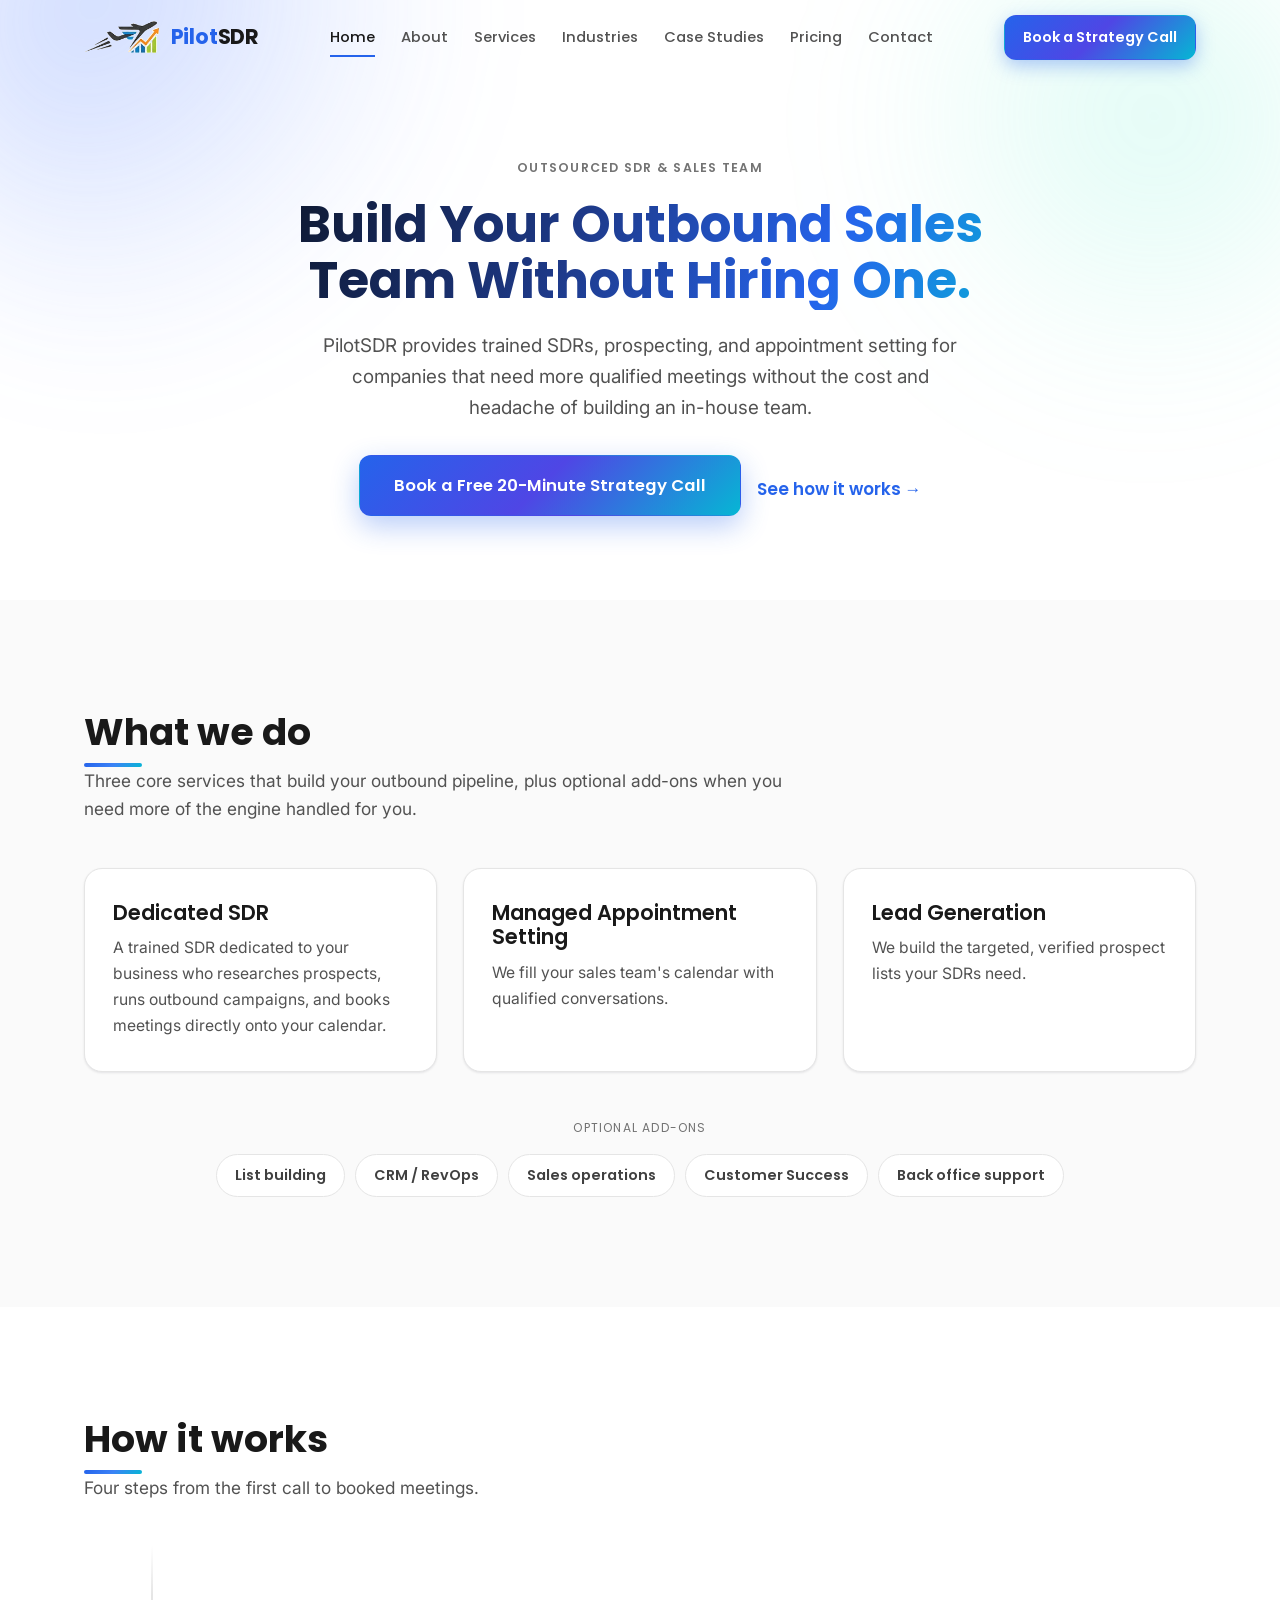
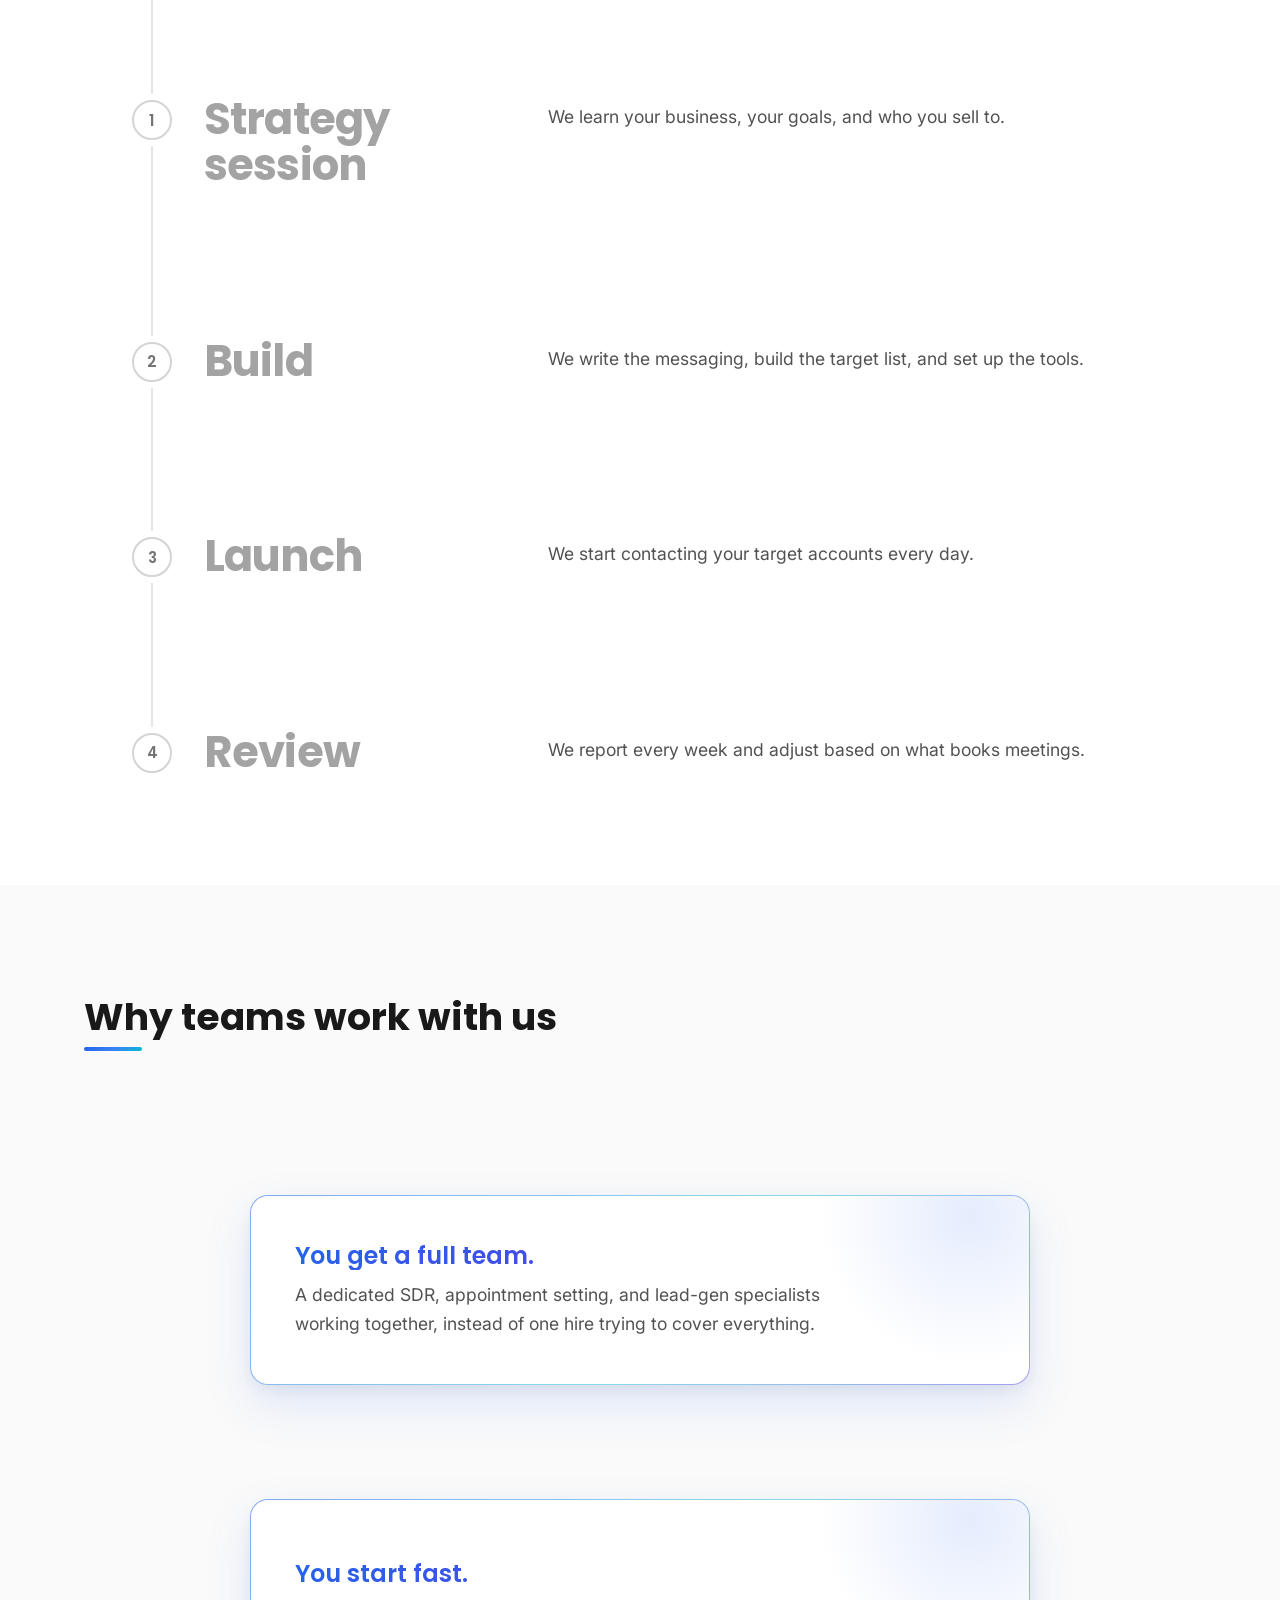
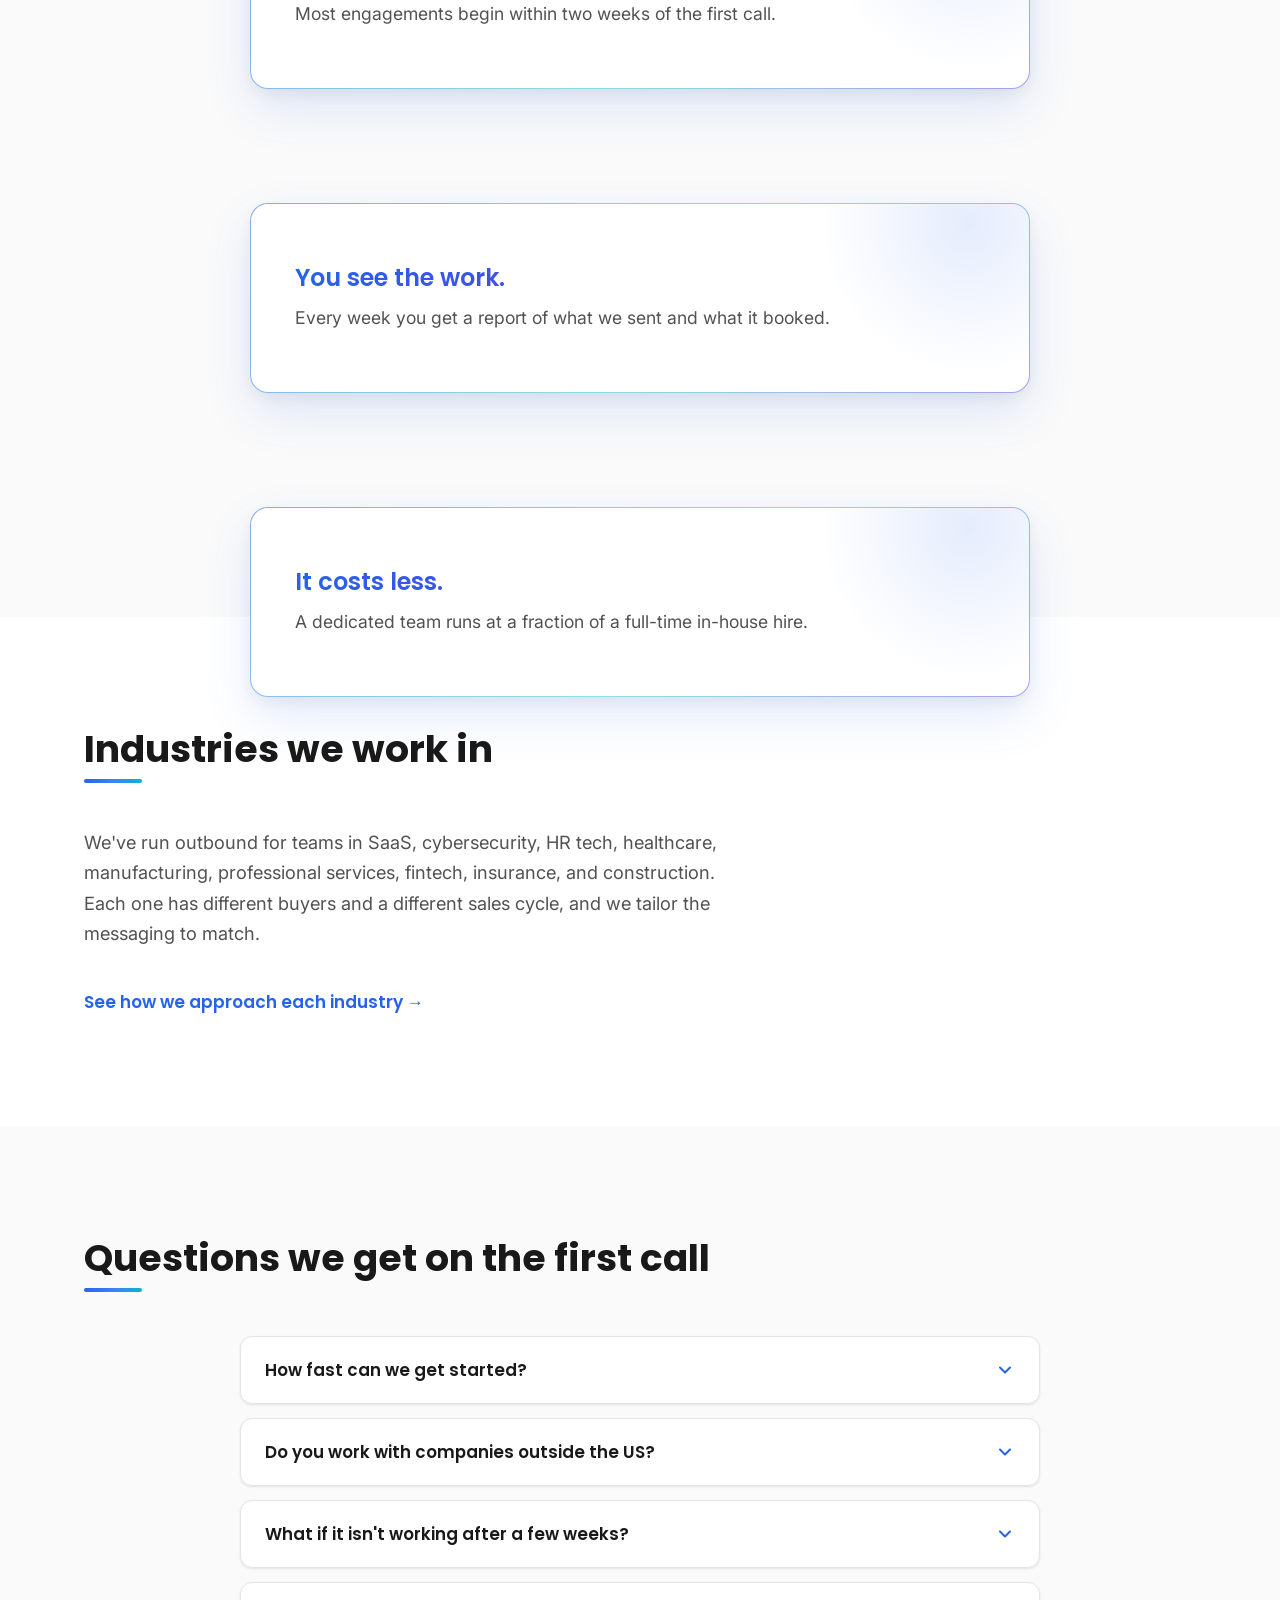
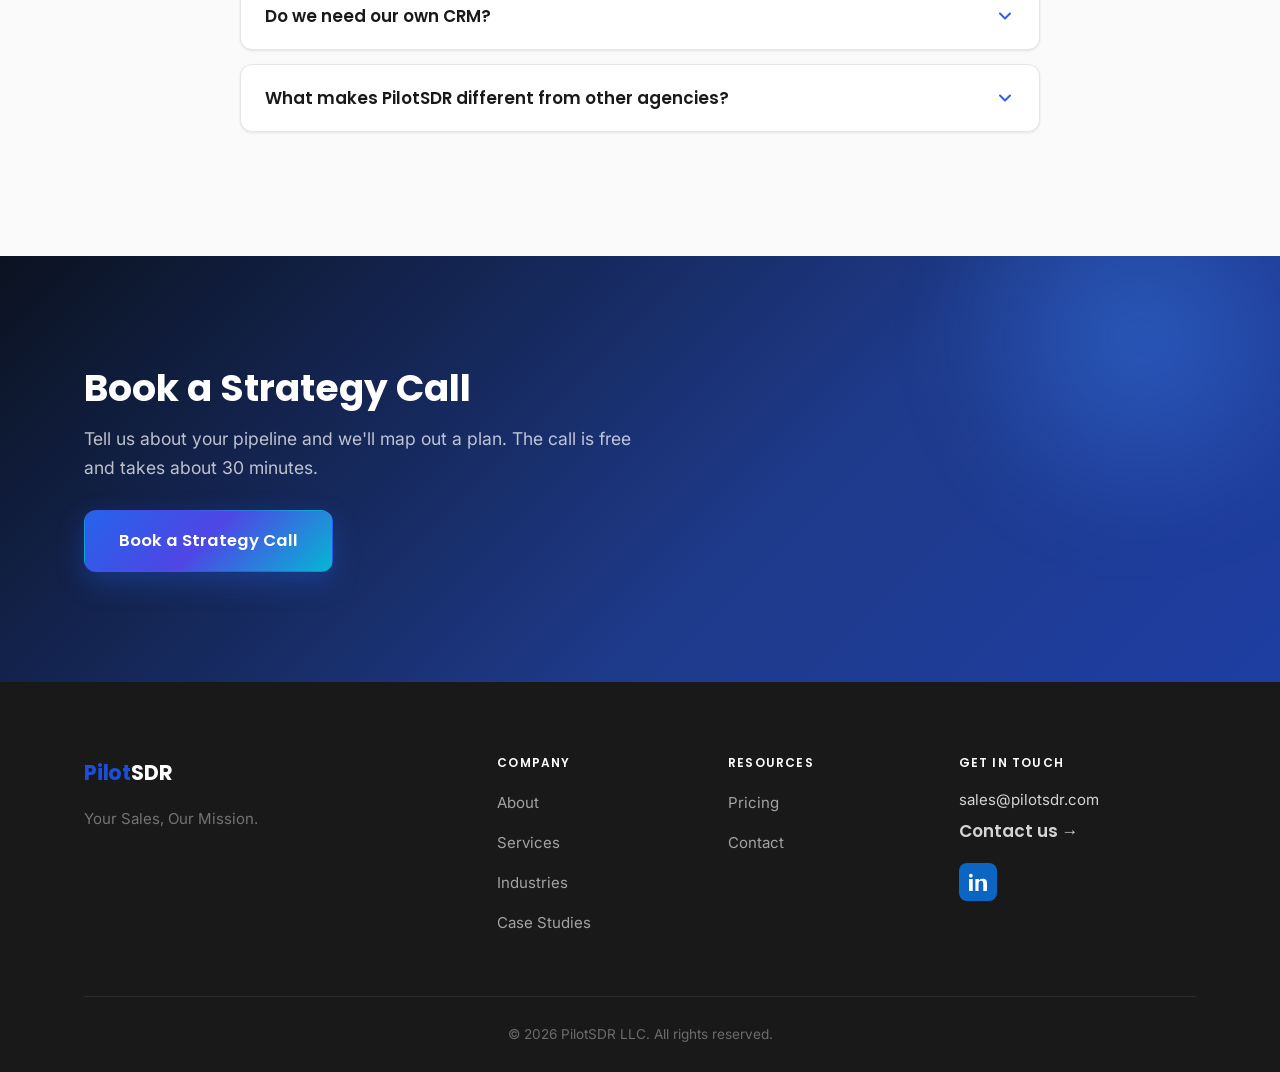
<file: index.html>
<!DOCTYPE html>
<html lang="en">
<head>
<!-- PilotSDR, Home -->
<meta charset="UTF-8" />
<meta name="viewport" content="width=device-width, initial-scale=1.0" />
<title>PilotSDR | Outsourced SDR and sales team for B2B companies</title>
<meta name="description" content="Build your outbound sales team without hiring one. PilotSDR provides trained SDRs, prospecting, and appointment setting so B2B companies get more qualified meetings." />
<meta property="og:title" content="PilotSDR | Outsourced SDR and sales team for B2B companies" />
<meta property="og:description" content="A dedicated outbound team that prospects, qualifies, and books meetings, so your reps can focus on closing." />
<meta property="og:type" content="website" />
<meta property="og:image" content="assets/og-home.png" />
<link rel="preconnect" href="https://fonts.googleapis.com" />
<link rel="preconnect" href="https://fonts.gstatic.com" crossorigin />
<link href="https://fonts.googleapis.com/css2?family=Poppins:wght@500;600;700;800&family=Inter:wght@400;500;600&display=swap" rel="stylesheet" />
<link rel="stylesheet" href="css/styles.css" />
<script type="application/ld+json">
{
  "@context": "https://schema.org",
  "@type": "Organization",
  "name": "PilotSDR LLC",
  "description": "PilotSDR is an outsourced outbound team of SDRs, BDRs, Customer Success, RevOps, and Sales Operations specialists for B2B companies.",
  "url": "https://pilotsdr.com",
  "email": "sales@pilotsdr.com",
  "sameAs": ["https://www.linkedin.com/company/pilotsdr/"]
}
</script>
</head>
<body>

<!-- ===================== NAV ===================== -->
<header class="nav" id="nav">
  <div class="container">
    <a href="index.html" class="logo"><img src="assets/logo-icon-t.png" class="logo-ico" alt="" />Pilot<b>SDR</b></a>
    <nav class="nav-links" id="navLinks" aria-label="Primary">
      <a href="index.html" class="active">Home</a>
      <a href="about.html">About</a>
      <a href="services.html">Services</a>
      <a href="industries.html">Industries</a>
      <a href="case-studies.html">Case Studies</a>
      <a href="pricing.html">Pricing</a>
      <a href="contact.html">Contact</a>
      <a href="contact.html" class="btn btn-cta">Book a Strategy Call</a>
    </nav>
    <div class="nav-right">
      <a href="contact.html" class="btn btn-cta">Book a Strategy Call</a>
      <button class="nav-toggle" id="navToggle" aria-label="Menu" aria-expanded="false" aria-controls="navLinks"><span></span></button>
    </div>
  </div>
</header>

<!-- ===================== HERO ===================== -->
<section class="hero hero--home">
  <div class="container">
    <div class="hero-inner reveal">
      <span class="eyebrow">Outsourced SDR &amp; sales team</span>
      <h1>Build Your Outbound Sales Team Without Hiring One.</h1>
      <p class="sub">PilotSDR provides trained SDRs, prospecting, and appointment setting for companies that need more qualified meetings without the cost and headache of building an in-house team.</p>
      <div class="btn-row">
        <a href="contact.html" class="btn btn-cta btn-lg">Book a Free 20-Minute Strategy Call</a>
        <a href="#how" class="arrow-link">See how it works →</a>
      </div>
    </div>
  </div>
</section>

<!-- ===================== WHAT WE DO ===================== -->
<section class="section section--light" id="services">
  <div class="container">
    <div class="section-head reveal">
      <h2>What we do</h2>
      <p>Three core services that build your outbound pipeline, plus optional add-ons when you need more of the engine handled for you.</p>
    </div>
    <div class="grid grid-3 reveal">
      <div class="card">
        <h3>Dedicated SDR</h3>
        <p>A trained SDR dedicated to your business who researches prospects, runs outbound campaigns, and books meetings directly onto your calendar.</p>
      </div>
      <div class="card">
        <h3>Managed Appointment Setting</h3>
        <p>We fill your sales team's calendar with qualified conversations.</p>
      </div>
      <div class="card">
        <h3>Lead Generation</h3>
        <p>We build the targeted, verified prospect lists your SDRs need.</p>
      </div>
    </div>
    <div class="reveal">
      <p class="addons-label">Optional add-ons</p>
      <div class="addon-chips">
        <span class="addon-chip">List building</span>
        <span class="addon-chip">CRM / RevOps</span>
        <span class="addon-chip">Sales operations</span>
        <span class="addon-chip">Customer Success</span>
        <span class="addon-chip">Back office support</span>
      </div>
    </div>
  </div>
</section>

<!-- ===================== HOW IT WORKS ===================== -->
<section class="section" id="how">
  <div class="container">
    <div class="section-head reveal">
      <h2>How it works</h2>
      <p>Four steps from the first call to booked meetings.</p>
    </div>
    <div class="timeline" id="timeline">
      <div class="tl-track"></div>
      <div class="tl-fill" id="tlFill"></div>
      <div class="tl-item">
        <div class="tl-node"><span class="tl-dot">1</span><h3 class="tl-title">Strategy session</h3></div>
        <div class="tl-body"><h3 class="tl-title-m">Strategy session</h3><p>We learn your business, your goals, and who you sell to.</p></div>
      </div>
      <div class="tl-item">
        <div class="tl-node"><span class="tl-dot">2</span><h3 class="tl-title">Build</h3></div>
        <div class="tl-body"><h3 class="tl-title-m">Build</h3><p>We write the messaging, build the target list, and set up the tools.</p></div>
      </div>
      <div class="tl-item">
        <div class="tl-node"><span class="tl-dot">3</span><h3 class="tl-title">Launch</h3></div>
        <div class="tl-body"><h3 class="tl-title-m">Launch</h3><p>We start contacting your target accounts every day.</p></div>
      </div>
      <div class="tl-item">
        <div class="tl-node"><span class="tl-dot">4</span><h3 class="tl-title">Review</h3></div>
        <div class="tl-body"><h3 class="tl-title-m">Review</h3><p>We report every week and adjust based on what books meetings.</p></div>
      </div>
    </div>
  </div>
</section>

<!-- ===================== WHY ===================== -->
<section class="section section--light">
  <div class="container">
    <div class="section-head reveal"><h2>Why teams work with us</h2></div>
    <div class="scroll-stack" id="whyStack">
      <article class="scroll-stack-card"><h3>You get a full team.</h3><p>A dedicated SDR, appointment setting, and lead-gen specialists working together, instead of one hire trying to cover everything.</p></article>
      <article class="scroll-stack-card"><h3>You start fast.</h3><p>Most engagements begin within two weeks of the first call.</p></article>
      <article class="scroll-stack-card"><h3>You see the work.</h3><p>Every week you get a report of what we sent and what it booked.</p></article>
      <article class="scroll-stack-card"><h3>It costs less.</h3><p>A dedicated team runs at a fraction of a full-time in-house hire.</p></article>
    </div>
  </div>
</section>

<!-- ===================== INDUSTRIES ===================== -->
<section class="section">
  <div class="container">
    <div class="section-head reveal"><h2>Industries we work in</h2></div>
    <p class="lede reveal">We've run outbound for teams in SaaS, cybersecurity, HR tech, healthcare, manufacturing, professional services, fintech, insurance, and construction. Each one has different buyers and a different sales cycle, and we tailor the messaging to match.</p>
    <a href="industries.html" class="arrow-link reveal">See how we approach each industry →</a>
  </div>
</section>

<!-- ===================== FAQ ===================== -->
<section class="section section--light">
  <div class="container">
    <div class="section-head reveal"><h2>Questions we get on the first call</h2></div>
    <div class="faq reveal">
      <div class="faq-item">
        <button class="faq-q" aria-expanded="false">How fast can we get started?<span class="chev"><svg viewBox="0 0 24 24" fill="none" stroke="currentColor" stroke-width="2.4" stroke-linecap="round" stroke-linejoin="round"><polyline points="6 9 12 15 18 9"/></svg></span></button>
        <div class="faq-a"><p>Most engagements start within one to two weeks of your strategy call.</p></div>
      </div>
      <div class="faq-item">
        <button class="faq-q" aria-expanded="false">Do you work with companies outside the US?<span class="chev"><svg viewBox="0 0 24 24" fill="none" stroke="currentColor" stroke-width="2.4" stroke-linecap="round" stroke-linejoin="round"><polyline points="6 9 12 15 18 9"/></svg></span></button>
        <div class="faq-a"><p>Yes. We work with B2B companies globally.</p></div>
      </div>
      <div class="faq-item">
        <button class="faq-q" aria-expanded="false">What if it isn't working after a few weeks?<span class="chev"><svg viewBox="0 0 24 24" fill="none" stroke="currentColor" stroke-width="2.4" stroke-linecap="round" stroke-linejoin="round"><polyline points="6 9 12 15 18 9"/></svg></span></button>
        <div class="faq-a"><p>We report every week based on real performance data, so you always know what is working, and we adjust the campaign as we go.</p></div>
      </div>
      <div class="faq-item">
        <button class="faq-q" aria-expanded="false">Do we need our own CRM?<span class="chev"><svg viewBox="0 0 24 24" fill="none" stroke="currentColor" stroke-width="2.4" stroke-linecap="round" stroke-linejoin="round"><polyline points="6 9 12 15 18 9"/></svg></span></button>
        <div class="faq-a"><p>No. We can work inside your existing CRM, or help you set one up.</p></div>
      </div>
      <div class="faq-item">
        <button class="faq-q" aria-expanded="false">What makes PilotSDR different from other agencies?<span class="chev"><svg viewBox="0 0 24 24" fill="none" stroke="currentColor" stroke-width="2.4" stroke-linecap="round" stroke-linejoin="round"><polyline points="6 9 12 15 18 9"/></svg></span></button>
        <div class="faq-a"><p>You get a dedicated team, weekly reporting you can actually read, and a focus on booked meetings instead of vanity metrics.</p></div>
      </div>
    </div>
  </div>
</section>

<!-- ===================== FINAL CTA ===================== -->
<section class="section cta-band">
  <div class="container reveal">
    <h2>Book a Strategy Call</h2>
    <p>Tell us about your pipeline and we'll map out a plan. The call is free and takes about 30 minutes.</p>
    <div class="btn-row"><a href="contact.html" class="btn btn-cta btn-lg">Book a Strategy Call</a></div>
  </div>
</section>

<!-- ===================== FOOTER ===================== -->
<footer class="footer">
  <div class="container">
    <div class="footer-grid">
      <div>
        <a href="index.html" class="logo">Pilot<b>SDR</b></a>
        <p class="brand-line">Your Sales, Our Mission.</p>
      </div>
      <div>
        <h5>Company</h5>
        <ul><li><a href="about.html">About</a></li><li><a href="services.html">Services</a></li><li><a href="industries.html">Industries</a></li><li><a href="case-studies.html">Case Studies</a></li></ul>
      </div>
      <div>
        <h5>Resources</h5>
        <ul><li><a href="pricing.html">Pricing</a></li><li><a href="contact.html">Contact</a></li></ul>
      </div>
      <div class="col-cta">
        <h5>Get in touch</h5>
        <a href="mailto:sales@pilotsdr.com" class="fmail">sales@pilotsdr.com</a>
        <a href="contact.html" class="arrow-link">Contact us →</a>
        <div class="socials" style="margin-top:18px">
          <a class="social-li" href="https://www.linkedin.com/company/pilotsdr/" target="_blank" rel="noopener" aria-label="LinkedIn"><svg viewBox="0 0 24 24" fill="currentColor"><path d="M4.98 3.5C4.98 4.88 3.87 6 2.5 6S0 4.88 0 3.5 1.12 1 2.5 1s2.48 1.12 2.48 2.5zM.02 8h4.96v16H.02V8zM8.5 8h4.75v2.19h.07c.66-1.25 2.28-2.57 4.69-2.57C22.9 7.62 24 10.13 24 14.02V24h-4.96v-8.85c0-2.11-.04-4.83-2.94-4.83-2.94 0-3.39 2.3-3.39 4.68V24H8.5V8z"/></svg></a>
        </div>
      </div>
    </div>
    <div class="footer-bottom">© 2026 PilotSDR LLC. All rights reserved.</div>
  </div>
</footer>

<script src="js/main.js"></script>
</body>
</html>
</file>
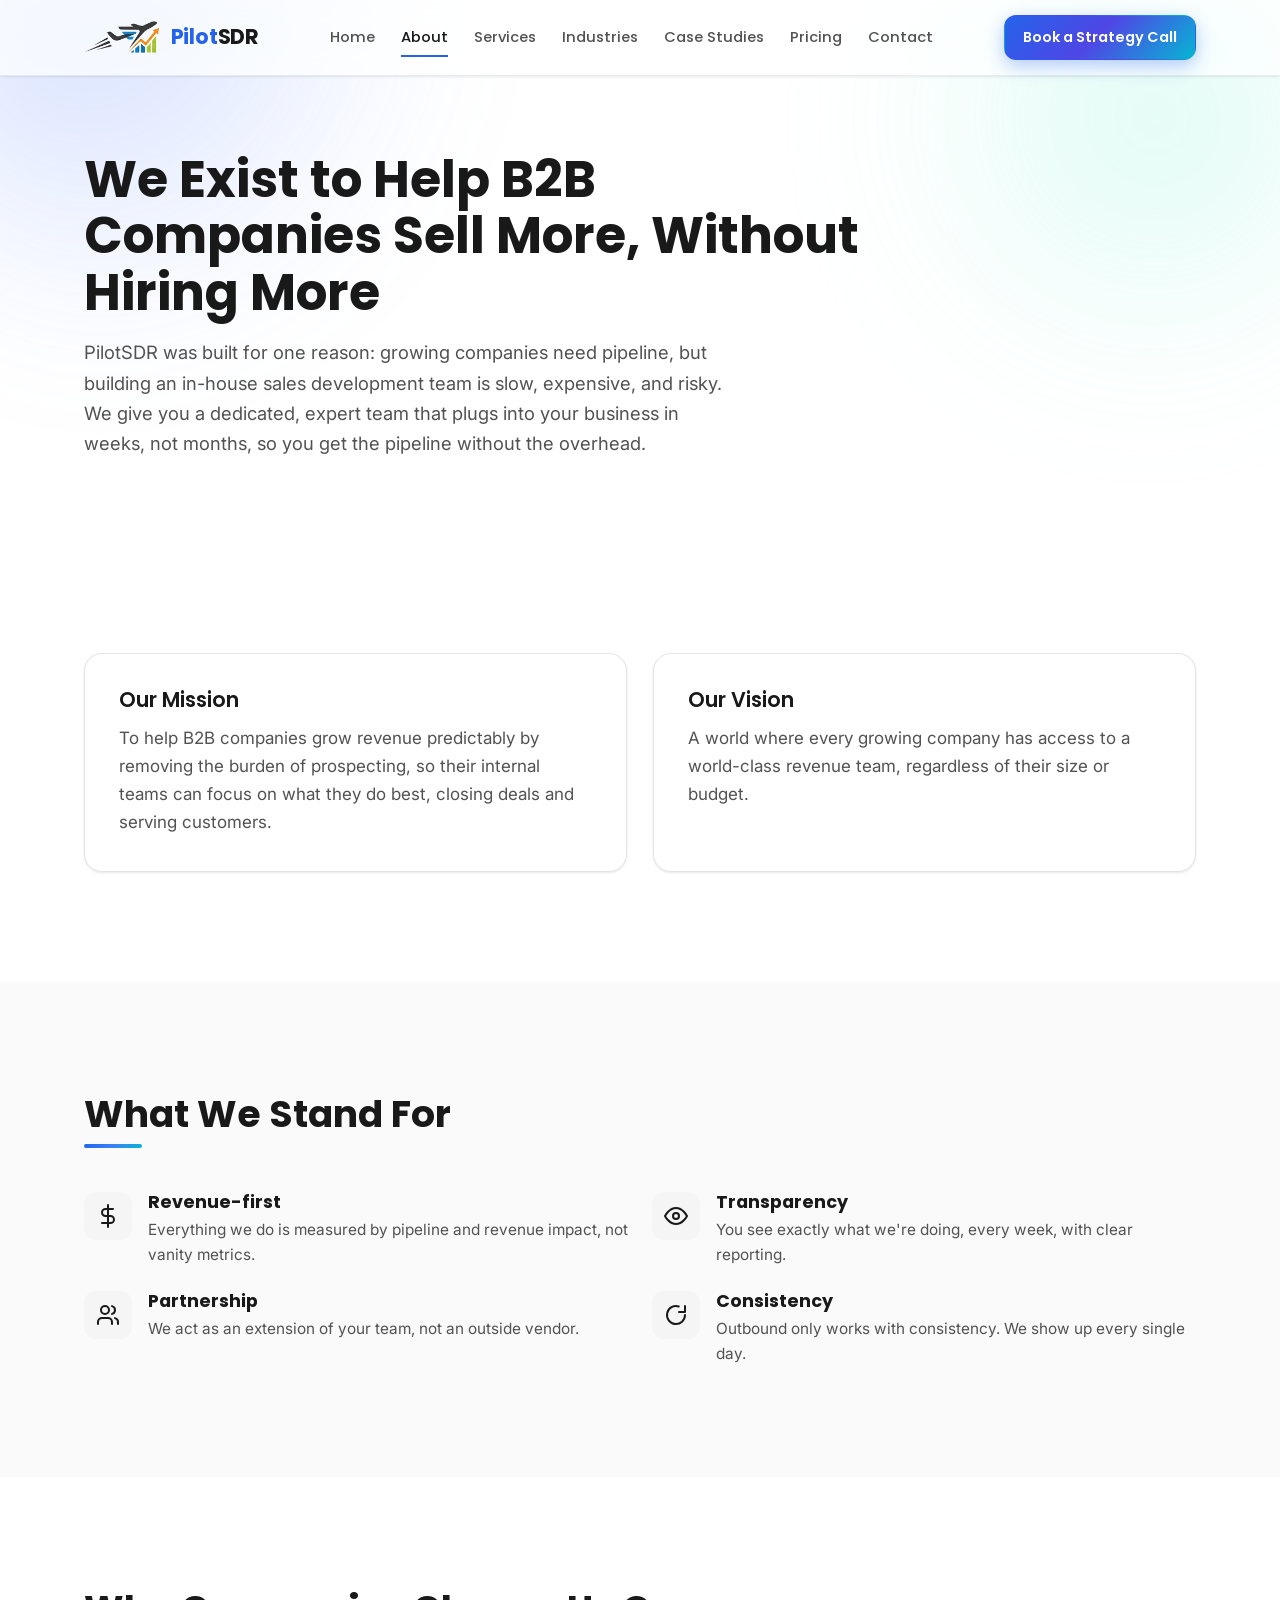
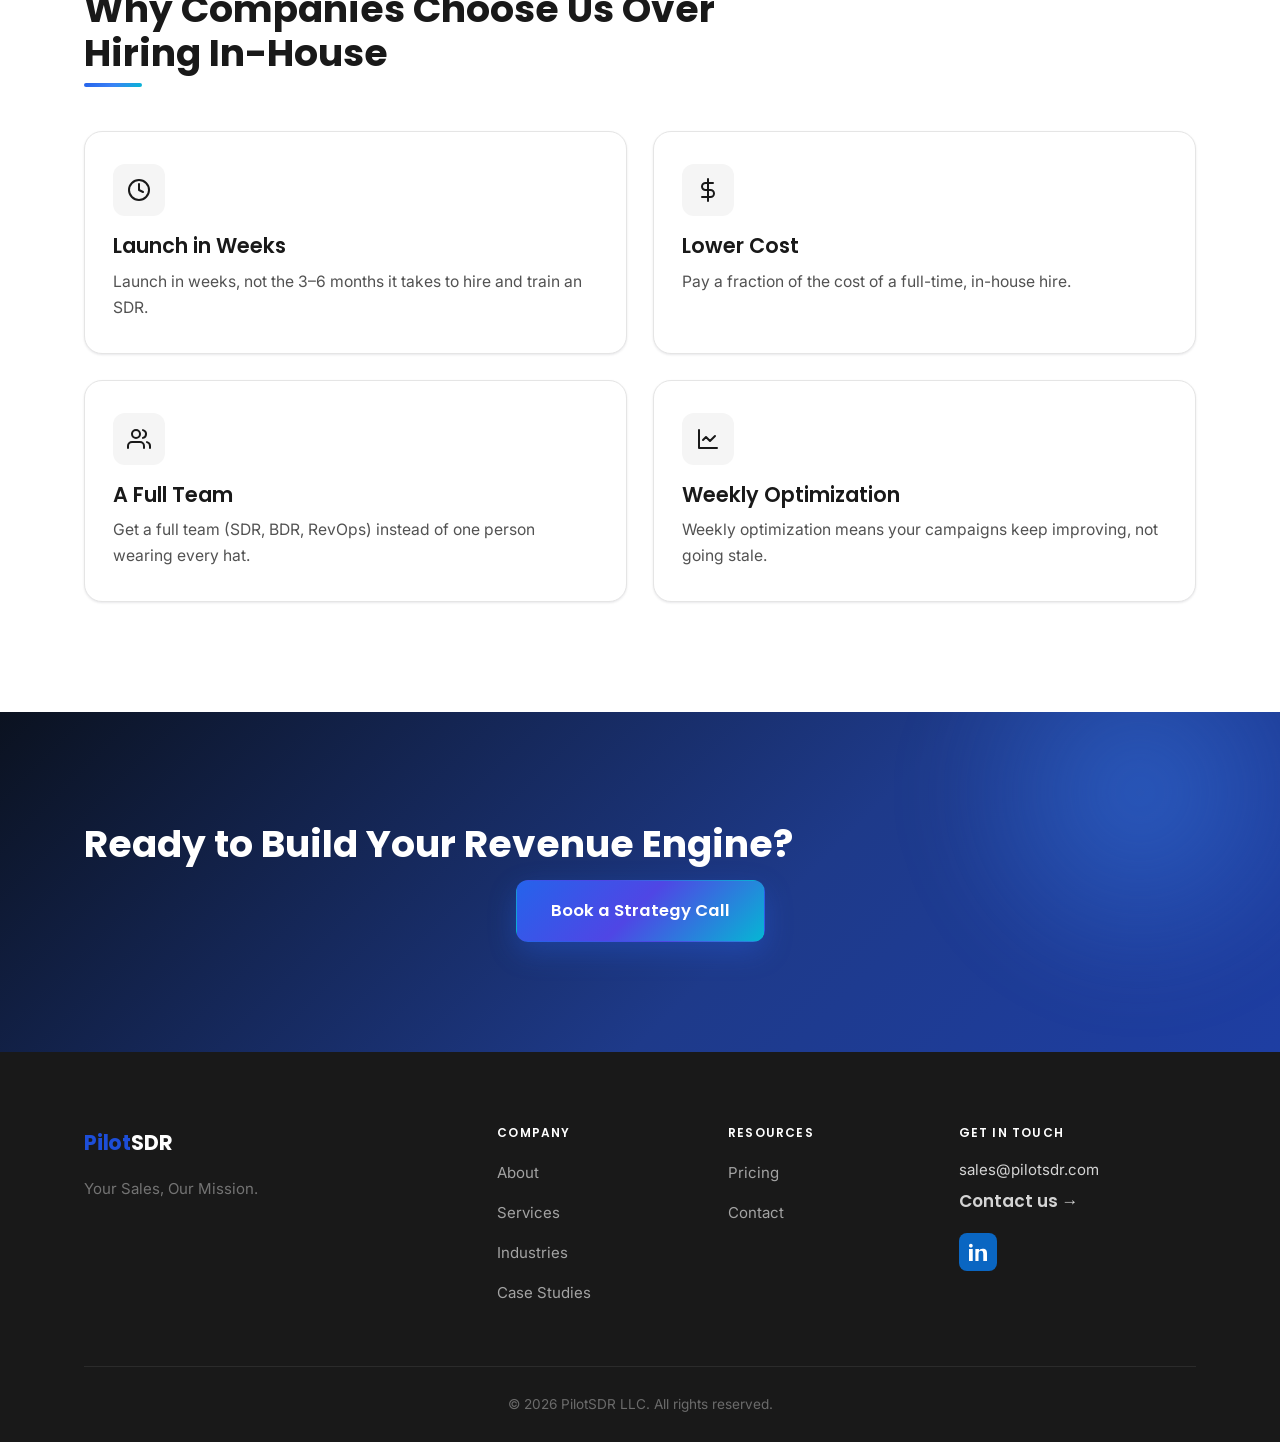
<file: about.html>
<!DOCTYPE html>
<html lang="en">
<head>
<!-- PilotSDR, About -->
<meta charset="UTF-8" />
<meta name="viewport" content="width=device-width, initial-scale=1.0" />
<title>PilotSDR | About Our Outsourced Revenue Team</title>
<meta name="description" content="Learn how PilotSDR helps B2B companies grow revenue predictably with a dedicated team of SDRs, BDRs, and RevOps experts, without the overhead of hiring in-house." />
<meta property="og:title" content="PilotSDR | About Our Outsourced Revenue Team" />
<meta property="og:description" content="Learn how PilotSDR helps B2B companies grow revenue predictably with a dedicated team of SDRs, BDRs, and RevOps experts, without the overhead of hiring in-house." />
<meta property="og:type" content="website" />
<meta property="og:image" content="assets/og-about.png" />
<link rel="preconnect" href="https://fonts.googleapis.com" />
<link rel="preconnect" href="https://fonts.gstatic.com" crossorigin />
<link href="https://fonts.googleapis.com/css2?family=Poppins:wght@500;600;700;800&family=Inter:wght@400;500;600&display=swap" rel="stylesheet" />
<link rel="stylesheet" href="css/styles.css" />
<script type="application/ld+json">
{
  "@context": "https://schema.org",
  "@type": "Organization",
  "name": "PilotSDR LLC",
  "description": "PilotSDR helps B2B companies generate qualified pipeline through dedicated SDRs, BDRs, Customer Success, RevOps, and Sales Operations.",
  "url": "https://pilotsdr.com",
  "email": "sales@pilotsdr.com",
  "sameAs": ["https://www.linkedin.com/company/pilotsdr/"]
}
</script>

<!-- ===================== NAV ===================== -->
</head>
<body>
<header class="nav" id="nav" data-solid="true">
  <div class="container">
    <a href="index.html" class="logo">
      <img src="assets/logo-icon-t.png" class="logo-ico" alt="" />
      Pilot<b>SDR</b>
    </a>
    <nav class="nav-links" id="navLinks" aria-label="Primary">
      <a href="index.html">Home</a>
      <a href="about.html" class="active">About</a>
      <a href="services.html">Services</a>
      <a href="industries.html">Industries</a>
      <a href="case-studies.html">Case Studies</a>
      <a href="pricing.html">Pricing</a>
      <a href="contact.html">Contact</a>
      <a href="contact.html" class="btn btn-cta">Book a Strategy Call</a>
    </nav>
    <div class="nav-right">
      <a href="contact.html" class="btn btn-cta">Book a Strategy Call</a>
      <button class="nav-toggle" id="navToggle" aria-label="Menu" aria-expanded="false" aria-controls="navLinks"><span></span></button>
    </div>
  </div>
</header>

<!-- ===================== 1. HERO ===================== -->
<section class="hero">
  <div class="container">
    <div class="page-hero reveal">
      <h1>We Exist to Help B2B Companies Sell More, Without Hiring More</h1>
      <p class="sub">PilotSDR was built for one reason: growing companies need pipeline, but building an in-house sales development team is slow, expensive, and risky. We give you a dedicated, expert team that plugs into your business in weeks, not months, so you get the pipeline without the overhead.</p>
    </div>
  </div>
</section>

<!-- ===================== 2. MISSION & VISION ===================== -->
<section class="section">
  <div class="container">
    <div class="mv-grid">
      <div class="mv-card reveal">
        <h3>Our Mission</h3>
        <p>To help B2B companies grow revenue predictably by removing the burden of prospecting, so their internal teams can focus on what they do best, closing deals and serving customers.</p>
      </div>
      <div class="mv-card reveal d1">
        <h3>Our Vision</h3>
        <p>A world where every growing company has access to a world-class revenue team, regardless of their size or budget.</p>
      </div>
    </div>
  </div>
</section>

<!-- ===================== 3. VALUES ===================== -->
<section class="section section--light">
  <div class="container">
    <div class="section-head reveal">
      <h2>What We Stand For</h2>
    </div>
    <div class="values-list">
      <div class="value reveal">
        <span class="icon-badge"><svg viewBox="0 0 24 24" fill="none" stroke="currentColor" stroke-width="2" stroke-linecap="round" stroke-linejoin="round"><line x1="12" y1="1" x2="12" y2="23"/><path d="M17 5H9.5a3.5 3.5 0 0 0 0 7h5a3.5 3.5 0 0 1 0 7H6"/></svg></span>
        <div>
          <h4>Revenue-first</h4>
          <p>Everything we do is measured by pipeline and revenue impact, not vanity metrics.</p>
        </div>
      </div>
      <div class="value reveal d1">
        <span class="icon-badge"><svg viewBox="0 0 24 24" fill="none" stroke="currentColor" stroke-width="2" stroke-linecap="round" stroke-linejoin="round"><path d="M1 12s4-8 11-8 11 8 11 8-4 8-11 8-11-8-11-8z"/><circle cx="12" cy="12" r="3"/></svg></span>
        <div>
          <h4>Transparency</h4>
          <p>You see exactly what we're doing, every week, with clear reporting.</p>
        </div>
      </div>
      <div class="value reveal d2">
        <span class="icon-badge"><svg viewBox="0 0 24 24" fill="none" stroke="currentColor" stroke-width="2" stroke-linecap="round" stroke-linejoin="round"><path d="M16 21v-2a4 4 0 0 0-4-4H6a4 4 0 0 0-4 4v2"/><circle cx="9" cy="7" r="4"/><path d="M22 21v-2a4 4 0 0 0-3-3.87"/><path d="M16 3.13a4 4 0 0 1 0 7.75"/></svg></span>
        <div>
          <h4>Partnership</h4>
          <p>We act as an extension of your team, not an outside vendor.</p>
        </div>
      </div>
      <div class="value reveal d3">
        <span class="icon-badge"><svg viewBox="0 0 24 24" fill="none" stroke="currentColor" stroke-width="2" stroke-linecap="round" stroke-linejoin="round"><path d="M21 12a9 9 0 1 1-6.22-8.56"/><polyline points="21 3 21 9 15 9"/></svg></span>
        <div>
          <h4>Consistency</h4>
          <p>Outbound only works with consistency. We show up every single day.</p>
        </div>
      </div>
    </div>
  </div>
</section>

<!-- ===================== 4. WHY PILOTSDR ===================== -->
<section class="section">
  <div class="container">
    <div class="section-head reveal">
      <h2>Why Companies Choose Us Over Hiring In-House</h2>
    </div>
    <div class="grid grid-2">
      <div class="card reveal">
        <span class="icon-badge"><svg viewBox="0 0 24 24" fill="none" stroke="currentColor" stroke-width="2" stroke-linecap="round" stroke-linejoin="round"><circle cx="12" cy="12" r="10"/><polyline points="12 6 12 12 16 14"/></svg></span>
        <h3>Launch in Weeks</h3>
        <p>Launch in weeks, not the 3–6 months it takes to hire and train an SDR.</p>
      </div>
      <div class="card reveal d1">
        <span class="icon-badge"><svg viewBox="0 0 24 24" fill="none" stroke="currentColor" stroke-width="2" stroke-linecap="round" stroke-linejoin="round"><line x1="12" y1="1" x2="12" y2="23"/><path d="M17 5H9.5a3.5 3.5 0 0 0 0 7h5a3.5 3.5 0 0 1 0 7H6"/></svg></span>
        <h3>Lower Cost</h3>
        <p>Pay a fraction of the cost of a full-time, in-house hire.</p>
      </div>
      <div class="card reveal d2">
        <span class="icon-badge"><svg viewBox="0 0 24 24" fill="none" stroke="currentColor" stroke-width="2" stroke-linecap="round" stroke-linejoin="round"><path d="M17 21v-2a4 4 0 0 0-4-4H5a4 4 0 0 0-4 4v2"/><circle cx="9" cy="7" r="4"/><path d="M23 21v-2a4 4 0 0 0-3-3.87"/><path d="M16 3.13a4 4 0 0 1 0 7.75"/></svg></span>
        <h3>A Full Team</h3>
        <p>Get a full team (SDR, BDR, RevOps) instead of one person wearing every hat.</p>
      </div>
      <div class="card reveal d3">
        <span class="icon-badge"><svg viewBox="0 0 24 24" fill="none" stroke="currentColor" stroke-width="2" stroke-linecap="round" stroke-linejoin="round"><path d="M3 3v18h18"/><path d="m19 9-5 5-4-4-3 3"/></svg></span>
        <h3>Weekly Optimization</h3>
        <p>Weekly optimization means your campaigns keep improving, not going stale.</p>
      </div>
    </div>
  </div>
</section>

<!-- ===================== 6. BOTTOM CTA ===================== -->
<section class="section cta-band">
  <div class="container reveal">
    <h2>Ready to Build Your Revenue Engine?</h2>
    <div class="btn-row center">
      <a href="contact.html" class="btn btn-cta btn-lg">Book a Strategy Call</a>
    </div>
  </div>
</section>

<!-- ===================== FOOTER ===================== -->
<footer class="footer">
  <div class="container">
    <div class="footer-grid">
      <div>
        <a href="index.html" class="logo">Pilot<b>SDR</b></a>
        <p class="brand-line">Your Sales, Our Mission.</p>
      </div>
      <div>
        <h5>Company</h5>
        <ul><li><a href="about.html">About</a></li><li><a href="services.html">Services</a></li><li><a href="industries.html">Industries</a></li><li><a href="case-studies.html">Case Studies</a></li></ul>
      </div>
      <div>
        <h5>Resources</h5>
        <ul><li><a href="pricing.html">Pricing</a></li><li><a href="contact.html">Contact</a></li></ul>
      </div>
      <div class="col-cta">
        <h5>Get in touch</h5>
        <a href="mailto:sales@pilotsdr.com" class="fmail">sales@pilotsdr.com</a>
        <a href="contact.html" class="arrow-link">Contact us →</a>
        <div class="socials" style="margin-top:18px">
          <a class="social-li" href="https://www.linkedin.com/company/pilotsdr/" target="_blank" rel="noopener" aria-label="LinkedIn"><svg viewBox="0 0 24 24" fill="currentColor"><path d="M4.98 3.5C4.98 4.88 3.87 6 2.5 6S0 4.88 0 3.5 1.12 1 2.5 1s2.48 1.12 2.48 2.5zM.02 8h4.96v16H.02V8zM8.5 8h4.75v2.19h.07c.66-1.25 2.28-2.57 4.69-2.57C22.9 7.62 24 10.13 24 14.02V24h-4.96v-8.85c0-2.11-.04-4.83-2.94-4.83-2.94 0-3.39 2.3-3.39 4.68V24H8.5V8z"/></svg></a>
        </div>
      </div>
    </div>
    <div class="footer-bottom">© 2026 PilotSDR LLC. All rights reserved.</div>
  </div>
</footer>

<script src="js/main.js"></script>
</body>
</html>
</file>
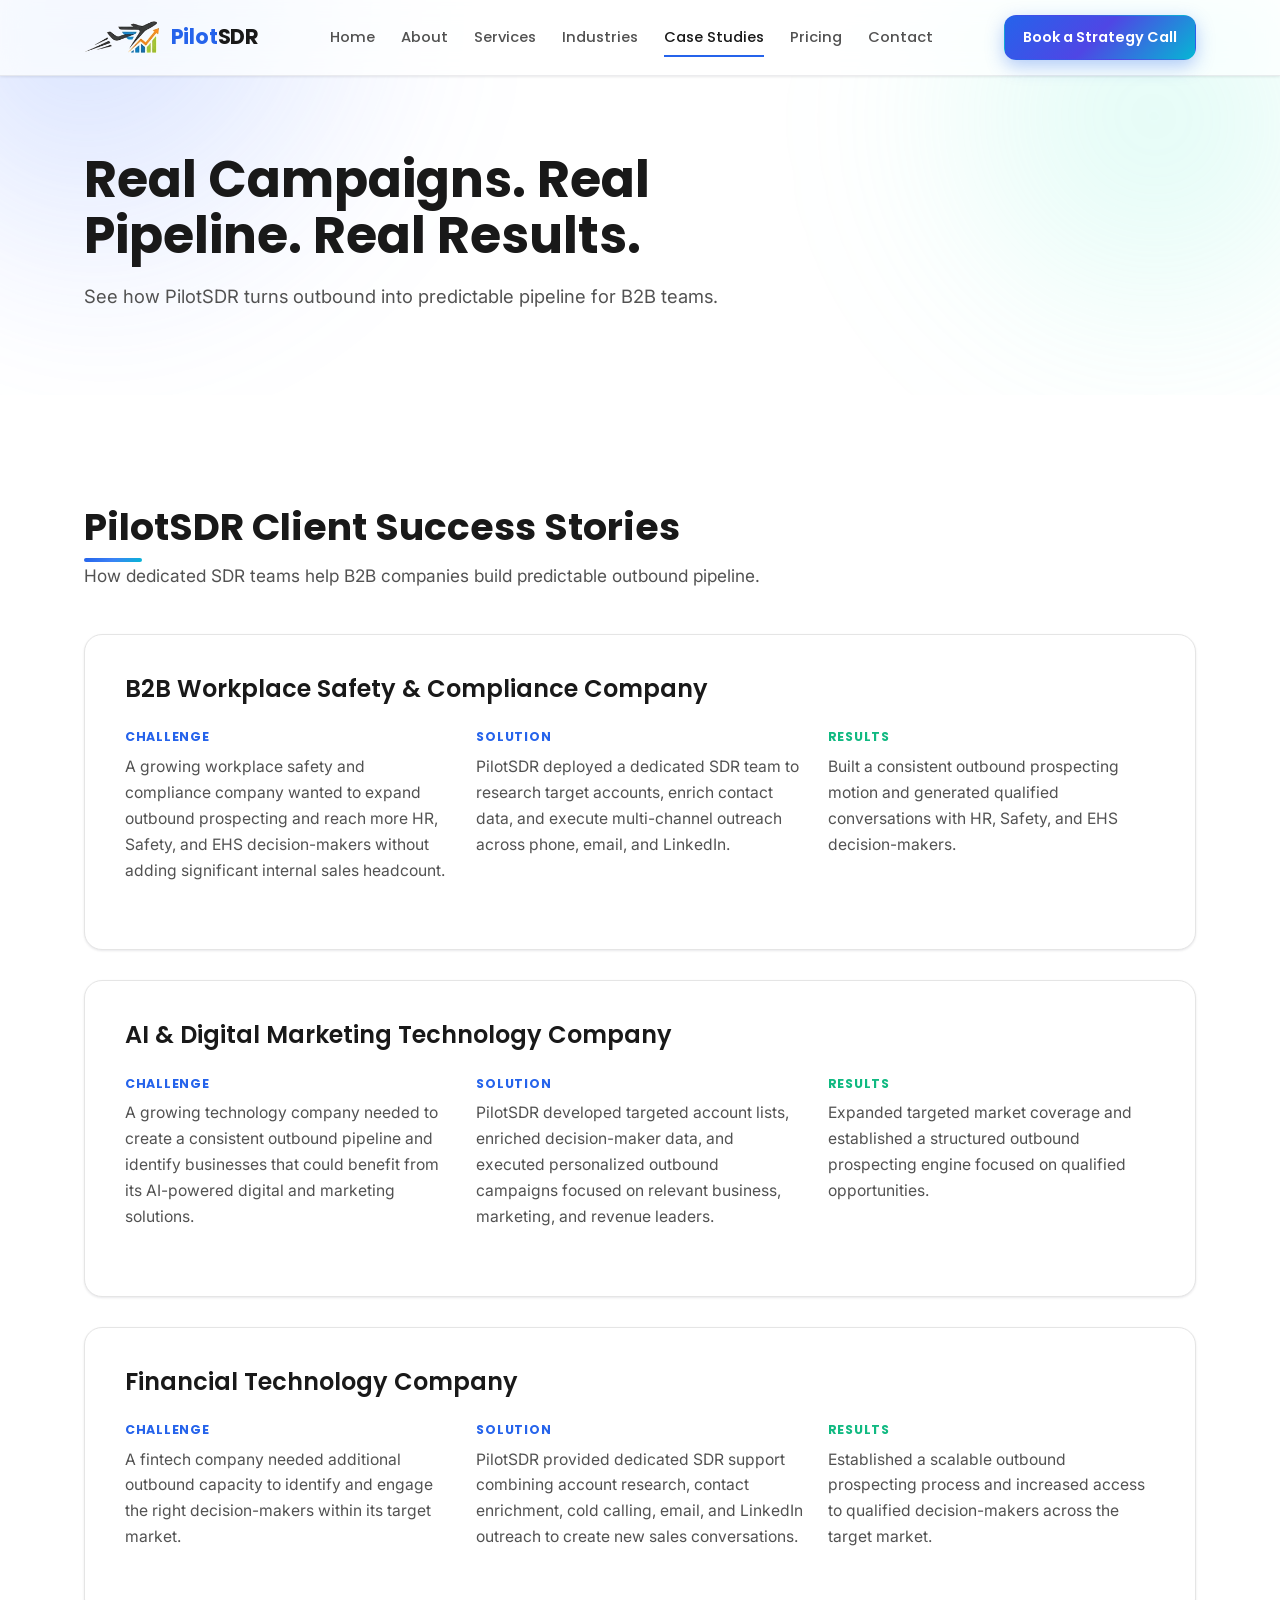
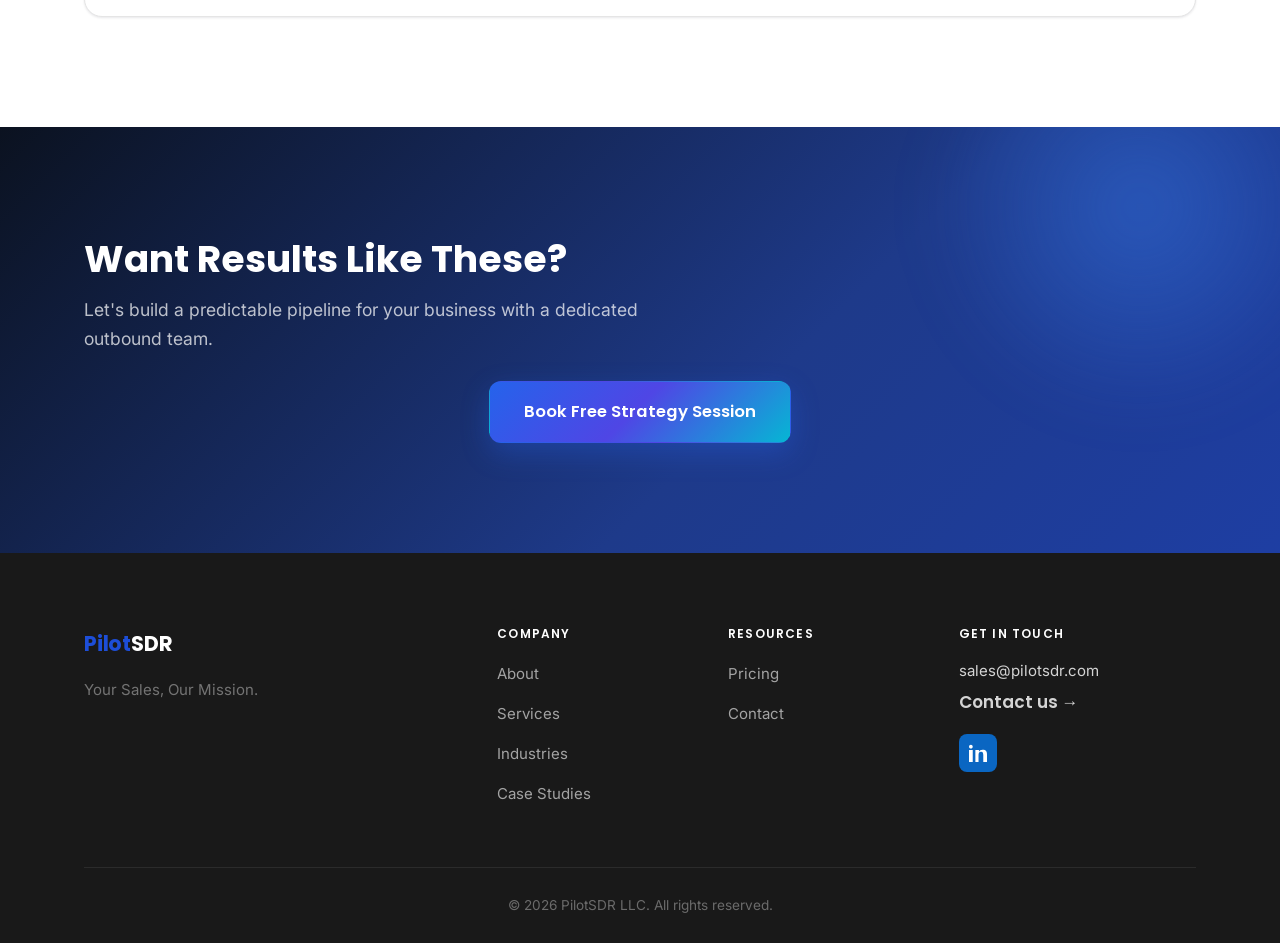
<file: case-studies.html>
<!DOCTYPE html>
<html lang="en">
<head>
<!-- PilotSDR, Case Studies -->
<meta charset="UTF-8" />
<meta name="viewport" content="width=device-width, initial-scale=1.0" />
<title>PilotSDR | B2B Pipeline Case Studies & Results</title>
<meta name="description" content="See how PilotSDR builds predictable pipeline for B2B companies: real challenges, dedicated-team solutions, and measurable meeting-booking results." />
<meta property="og:title" content="PilotSDR | B2B Pipeline Case Studies & Results" />
<meta property="og:description" content="See how PilotSDR builds predictable pipeline for B2B companies: real challenges, dedicated-team solutions, and measurable meeting-booking results." />
<meta property="og:type" content="website" />
<meta property="og:image" content="assets/og-case-studies.png" />
<link rel="preconnect" href="https://fonts.googleapis.com" />
<link rel="preconnect" href="https://fonts.gstatic.com" crossorigin />
<link href="https://fonts.googleapis.com/css2?family=Poppins:wght@500;600;700;800&family=Inter:wght@400;500;600&display=swap" rel="stylesheet" />
<link rel="stylesheet" href="css/styles.css" />
<script type="application/ld+json">
{
  "@context": "https://schema.org",
  "@type": "Organization",
  "name": "PilotSDR LLC",
  "description": "PilotSDR helps B2B companies generate qualified pipeline through dedicated SDRs, BDRs, Customer Success, RevOps, and Sales Operations.",
  "url": "https://pilotsdr.com",
  "email": "sales@pilotsdr.com",
  "sameAs": ["https://www.linkedin.com/company/pilotsdr/"]
}
</script>

<!-- ===================== NAV ===================== -->
</head>
<body>
<header class="nav" id="nav" data-solid="true">
  <div class="container">
    <a href="index.html" class="logo">
      <img src="assets/logo-icon-t.png" class="logo-ico" alt="" />
      Pilot<b>SDR</b>
    </a>
    <nav class="nav-links" id="navLinks" aria-label="Primary">
      <a href="index.html">Home</a>
      <a href="about.html">About</a>
      <a href="services.html">Services</a>
      <a href="industries.html">Industries</a>
      <a href="case-studies.html" class="active">Case Studies</a>
      <a href="pricing.html">Pricing</a>
      <a href="contact.html">Contact</a>
      <a href="contact.html" class="btn btn-cta">Book a Strategy Call</a>
    </nav>
    <div class="nav-right">
      <a href="contact.html" class="btn btn-cta">Book a Strategy Call</a>
      <button class="nav-toggle" id="navToggle" aria-label="Menu" aria-expanded="false" aria-controls="navLinks"><span></span></button>
    </div>
  </div>
</header>

<!-- ===================== HERO ===================== -->
<section class="hero">
  <div class="container">
    <div class="page-hero reveal">
      <h1>Real Campaigns. Real Pipeline. Real Results.</h1>
      <p class="sub">See how PilotSDR turns outbound into predictable pipeline for B2B teams.</p>
    </div>
  </div>
</section>

<!-- ===================== CASE STUDIES ===================== -->
<section class="section">
  <div class="container">
    <div class="section-head reveal">
      <h2>PilotSDR Client Success Stories</h2>
      <p>How dedicated SDR teams help B2B companies build predictable outbound pipeline.</p>
    </div>

    <div class="case reveal">
      <h3>B2B Workplace Safety &amp; Compliance Company</h3>
      <div class="case-grid">
        <div class="case-block"><span class="k">Challenge</span><p>A growing workplace safety and compliance company wanted to expand outbound prospecting and reach more HR, Safety, and EHS decision-makers without adding significant internal sales headcount.</p></div>
        <div class="case-block"><span class="k">Solution</span><p>PilotSDR deployed a dedicated SDR team to research target accounts, enrich contact data, and execute multi-channel outreach across phone, email, and LinkedIn.</p></div>
        <div class="case-block res"><span class="k">Results</span><p>Built a consistent outbound prospecting motion and generated qualified conversations with HR, Safety, and EHS decision-makers.</p></div>
      </div>
    </div>

    <div class="case reveal">
      <h3>AI &amp; Digital Marketing Technology Company</h3>
      <div class="case-grid">
        <div class="case-block"><span class="k">Challenge</span><p>A growing technology company needed to create a consistent outbound pipeline and identify businesses that could benefit from its AI-powered digital and marketing solutions.</p></div>
        <div class="case-block"><span class="k">Solution</span><p>PilotSDR developed targeted account lists, enriched decision-maker data, and executed personalized outbound campaigns focused on relevant business, marketing, and revenue leaders.</p></div>
        <div class="case-block res"><span class="k">Results</span><p>Expanded targeted market coverage and established a structured outbound prospecting engine focused on qualified opportunities.</p></div>
      </div>
    </div>

    <div class="case reveal">
      <h3>Financial Technology Company</h3>
      <div class="case-grid">
        <div class="case-block"><span class="k">Challenge</span><p>A fintech company needed additional outbound capacity to identify and engage the right decision-makers within its target market.</p></div>
        <div class="case-block"><span class="k">Solution</span><p>PilotSDR provided dedicated SDR support combining account research, contact enrichment, cold calling, email, and LinkedIn outreach to create new sales conversations.</p></div>
        <div class="case-block res"><span class="k">Results</span><p>Established a scalable outbound prospecting process and increased access to qualified decision-makers across the target market.</p></div>
      </div>
    </div>
  </div>
</section>

<!-- ===================== FINAL CTA ===================== -->
<section class="section cta-band">
  <div class="container reveal">
    <h2>Want Results Like These?</h2>
    <p>Let's build a predictable pipeline for your business with a dedicated outbound team.</p>
    <div class="btn-row center">
      <a href="contact.html" class="btn btn-cta btn-lg">Book Free Strategy Session</a>
    </div>
  </div>
</section>

<!-- ===================== FOOTER ===================== -->
<footer class="footer">
  <div class="container">
    <div class="footer-grid">
      <div>
        <a href="index.html" class="logo">Pilot<b>SDR</b></a>
        <p class="brand-line">Your Sales, Our Mission.</p>
      </div>
      <div>
        <h5>Company</h5>
        <ul><li><a href="about.html">About</a></li><li><a href="services.html">Services</a></li><li><a href="industries.html">Industries</a></li><li><a href="case-studies.html">Case Studies</a></li></ul>
      </div>
      <div>
        <h5>Resources</h5>
        <ul><li><a href="pricing.html">Pricing</a></li><li><a href="contact.html">Contact</a></li></ul>
      </div>
      <div class="col-cta">
        <h5>Get in touch</h5>
        <a href="mailto:sales@pilotsdr.com" class="fmail">sales@pilotsdr.com</a>
        <a href="contact.html" class="arrow-link">Contact us →</a>
        <div class="socials" style="margin-top:18px">
          <a class="social-li" href="https://www.linkedin.com/company/pilotsdr/" target="_blank" rel="noopener" aria-label="LinkedIn"><svg viewBox="0 0 24 24" fill="currentColor"><path d="M4.98 3.5C4.98 4.88 3.87 6 2.5 6S0 4.88 0 3.5 1.12 1 2.5 1s2.48 1.12 2.48 2.5zM.02 8h4.96v16H.02V8zM8.5 8h4.75v2.19h.07c.66-1.25 2.28-2.57 4.69-2.57C22.9 7.62 24 10.13 24 14.02V24h-4.96v-8.85c0-2.11-.04-4.83-2.94-4.83-2.94 0-3.39 2.3-3.39 4.68V24H8.5V8z"/></svg></a>
        </div>
      </div>
    </div>
    <div class="footer-bottom">© 2026 PilotSDR LLC. All rights reserved.</div>
  </div>
</footer>

<script src="js/main.js"></script>
</body>
</html>
</file>
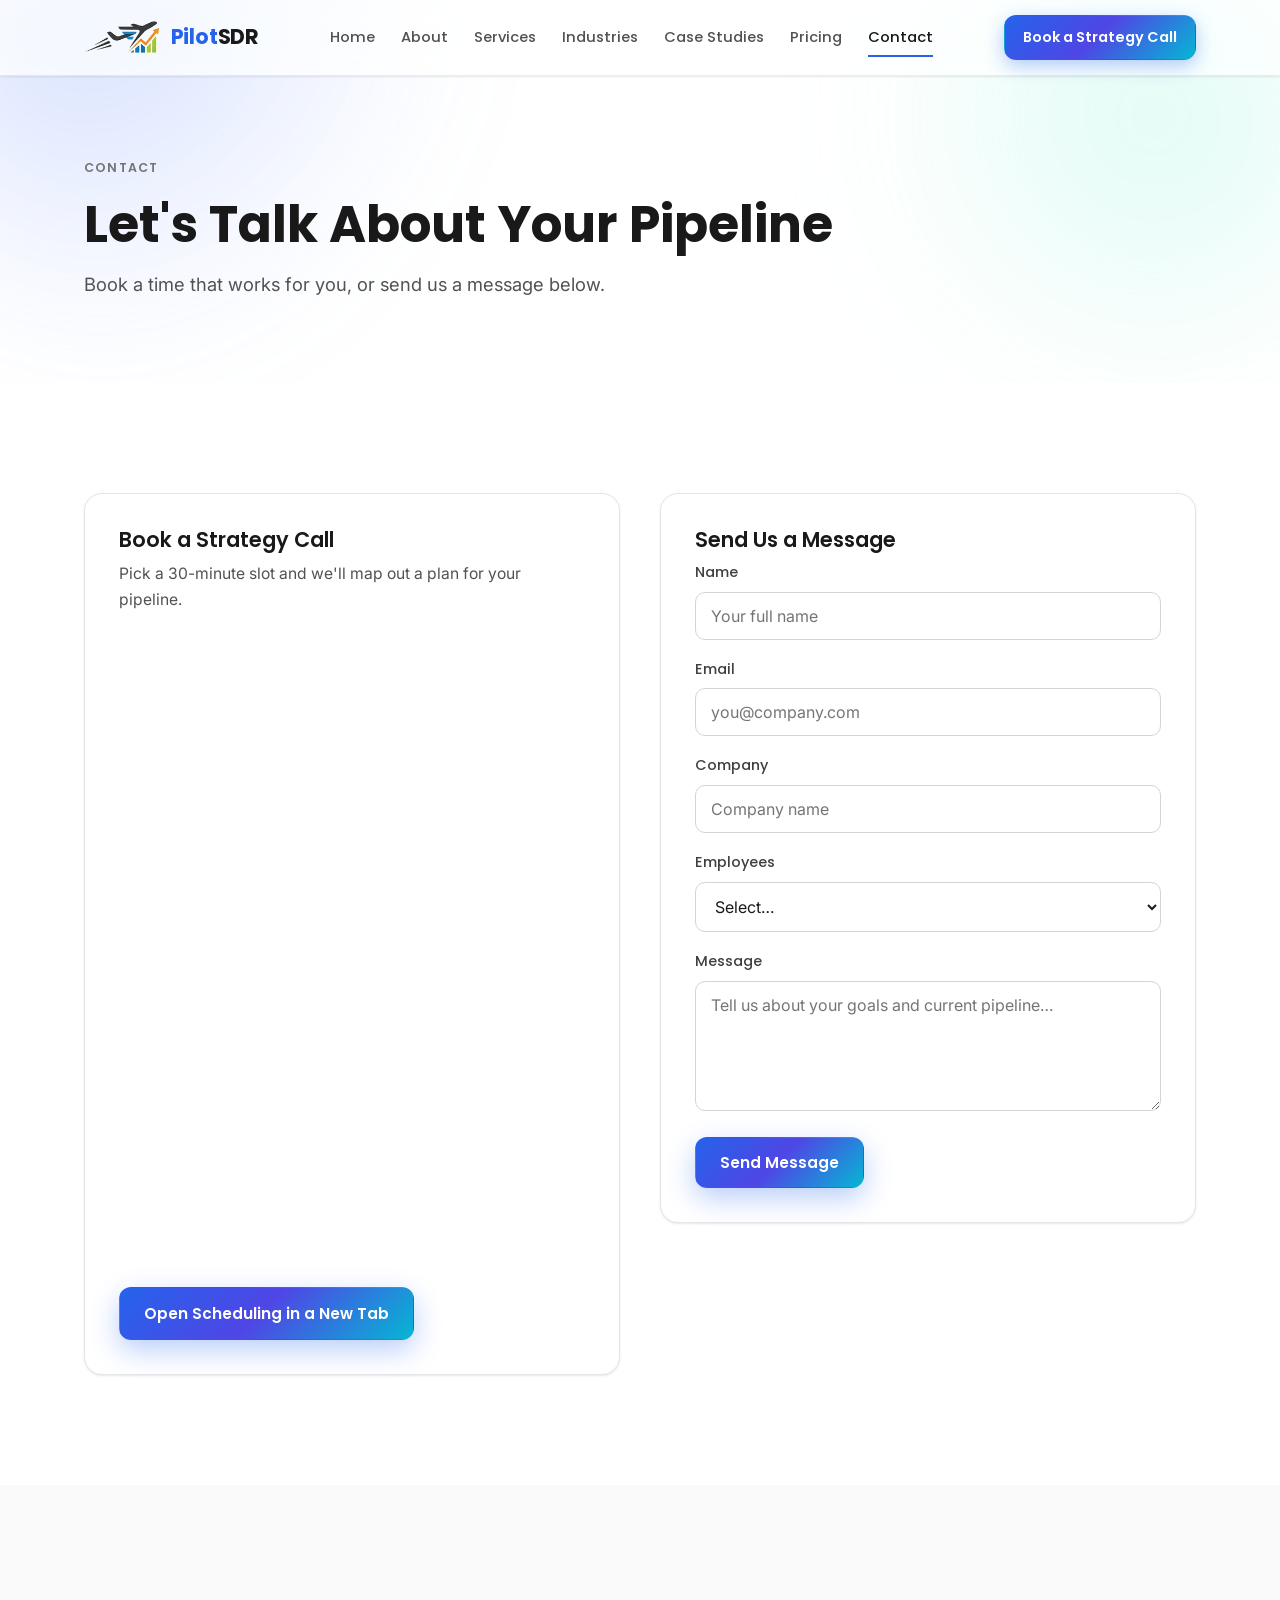
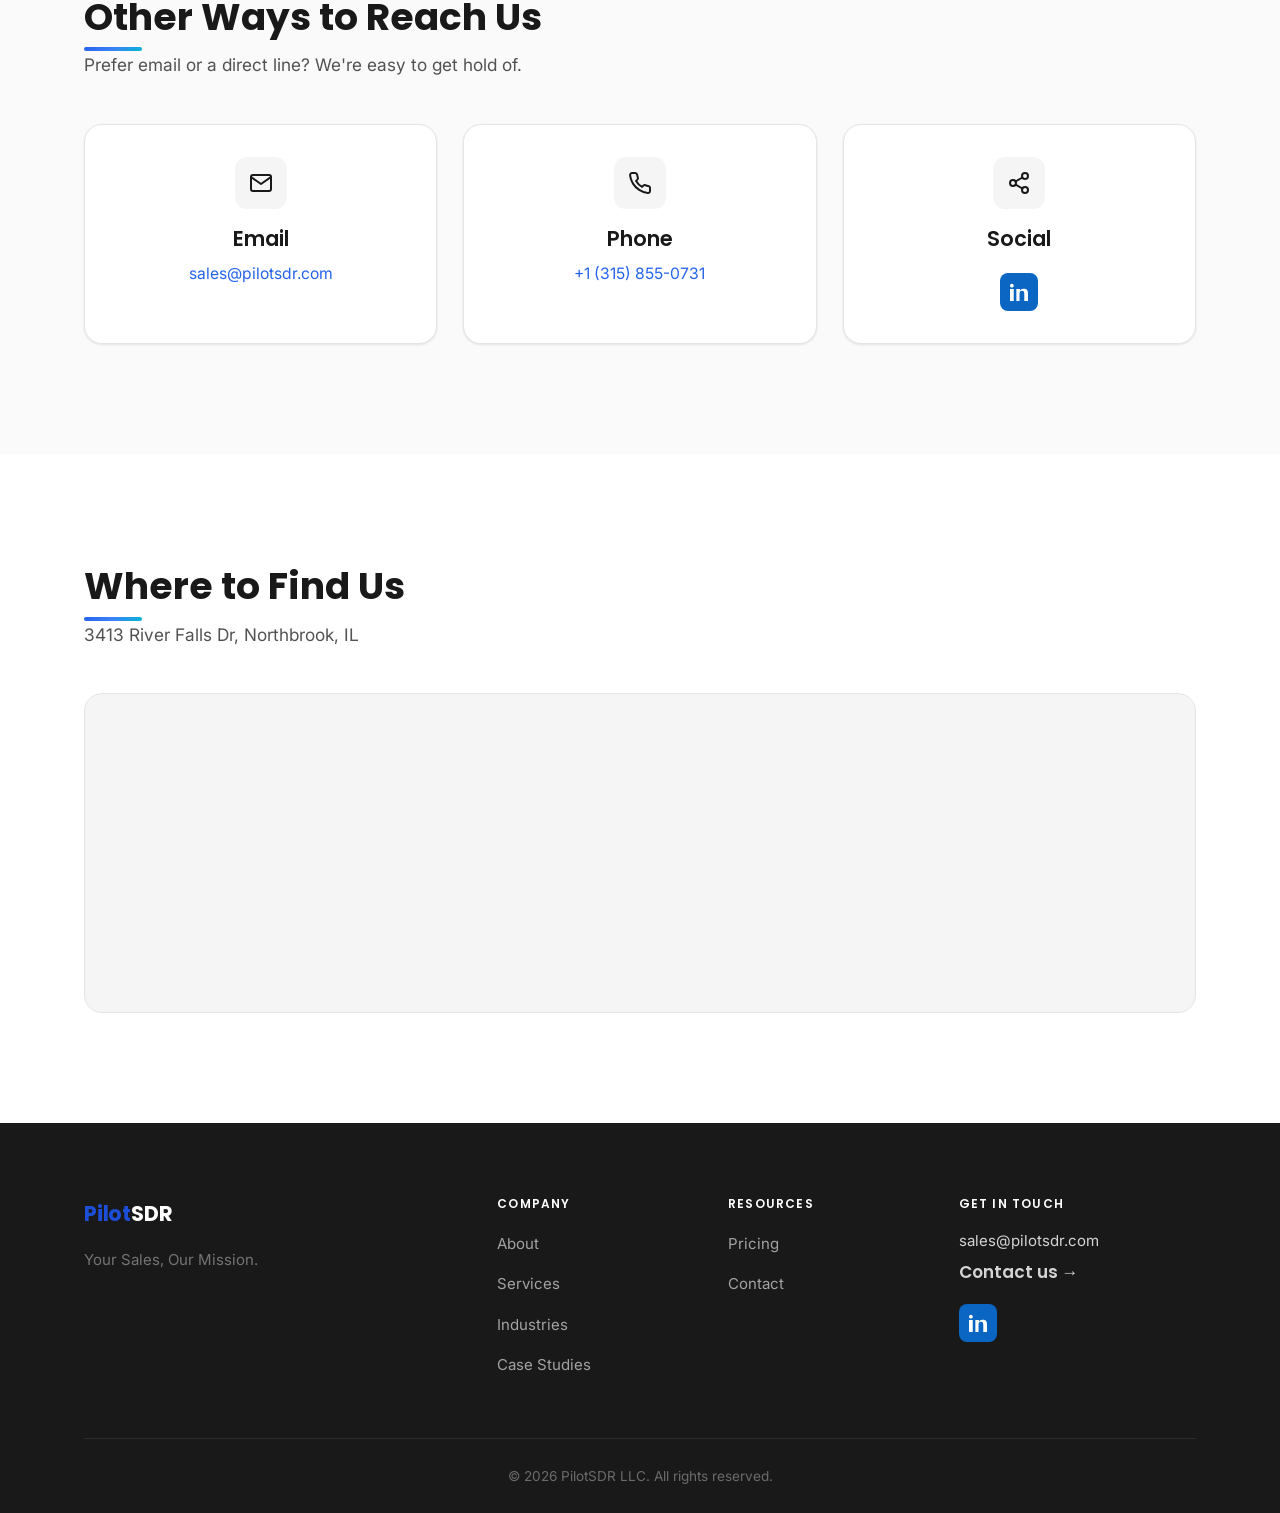
<file: contact.html>
<!DOCTYPE html>
<html lang="en">
<head>
<!-- PilotSDR, Contact -->
<meta charset="UTF-8" />
<meta name="viewport" content="width=device-width, initial-scale=1.0" />
<title>PilotSDR | Book a Strategy Call</title>
<meta name="description" content="Let's talk about your pipeline. Book a time that works for you or send PilotSDR a message to start building your outbound revenue engine." />
<meta property="og:title" content="PilotSDR | Book a Strategy Call" />
<meta property="og:description" content="Book a time or send us a message to start building your outbound revenue engine." />
<meta property="og:type" content="website" />
<meta property="og:image" content="assets/og-contact.png" />
<link rel="preconnect" href="https://fonts.googleapis.com" />
<link rel="preconnect" href="https://fonts.gstatic.com" crossorigin />
<link href="https://fonts.googleapis.com/css2?family=Poppins:wght@500;600;700;800&family=Inter:wght@400;500;600&display=swap" rel="stylesheet" />
<link rel="stylesheet" href="css/styles.css" />
<script type="application/ld+json">
{
  "@context": "https://schema.org",
  "@type": "Organization",
  "name": "PilotSDR LLC",
  "description": "PilotSDR helps B2B companies generate qualified pipeline through dedicated SDRs, BDRs, Customer Success, RevOps, and Sales Operations.",
  "url": "https://pilotsdr.com",
  "email": "sales@pilotsdr.com",
  "sameAs": ["https://www.linkedin.com/company/pilotsdr/"]
}
</script>

<!-- ===================== NAV ===================== -->
</head>
<body>
<header class="nav" id="nav" data-solid="true">
  <div class="container">
    <a href="index.html" class="logo">
      <img src="assets/logo-icon-t.png" class="logo-ico" alt="" />
      Pilot<b>SDR</b>
    </a>
    <nav class="nav-links" id="navLinks" aria-label="Primary">
      <a href="index.html">Home</a>
      <a href="about.html">About</a>
      <a href="services.html">Services</a>
      <a href="industries.html">Industries</a>
      <a href="case-studies.html">Case Studies</a>
      <a href="pricing.html">Pricing</a>
      <a href="contact.html" class="active">Contact</a>
      <a href="contact.html" class="btn btn-cta">Book a Strategy Call</a>
    </nav>
    <div class="nav-right">
      <a href="contact.html" class="btn btn-cta">Book a Strategy Call</a>
      <button class="nav-toggle" id="navToggle" aria-label="Menu" aria-expanded="false" aria-controls="navLinks"><span></span></button>
    </div>
  </div>
</header>

<!-- ===================== HERO ===================== -->
<section class="hero">
  <div class="container">
    <div class="page-hero reveal">
      <span class="eyebrow">Contact</span>
      <h1>Let's Talk About Your Pipeline</h1>
      <p class="sub">Book a time that works for you, or send us a message below.</p>
    </div>
  </div>
</section>

<!-- ===================== BOOK + FORM ===================== -->
<section class="section">
  <div class="container">
    <div class="contact-grid">
      <!-- Calendly -->
      <div class="calendly-card reveal">
        <h3>Book a Strategy Call</h3>
        <p>Pick a 30-minute slot and we'll map out a plan for your pipeline.</p>
        <!-- Calendly inline widget -->
        <div class="calendly-inline-widget" data-url="https://calendly.com/pilotsdr-sales/30min" style="min-width:320px;height:640px;"></div>
        <script src="https://assets.calendly.com/assets/external/widget.js" async></script>
        <a href="https://calendly.com/pilotsdr-sales/30min" target="_blank" rel="noopener" class="btn btn-cta" style="margin-top:14px">Open Scheduling in a New Tab</a>
      </div>

      <!-- Contact form -->
      <div class="form-card reveal d1">
        <h3>Send Us a Message</h3>
        <!-- Connected to Formspree (form xrpzrqbe). Submissions are delivered to earnest@pilotsdr.com via Formspree config. -->
        <form id="contact-form" action="https://formspree.io/f/xrpzrqbe" method="POST" novalidate>
          <input type="hidden" name="_subject" value="New message from PilotSDR website" />
          <!-- Honeypot: bots fill this, humans never see it. Formspree silently drops these. -->
          <input type="text" name="_gotcha" tabindex="-1" autocomplete="off" style="position:absolute;left:-9999px;" aria-hidden="true" />
          <div class="field">
            <label for="name">Name</label>
            <input type="text" id="name" name="name" placeholder="Your full name" required />
          </div>
          <div class="field">
            <label for="email">Email</label>
            <input type="email" id="email" name="email" placeholder="you@company.com" required />
          </div>
          <div class="field">
            <label for="company">Company</label>
            <input type="text" id="company" name="company" placeholder="Company name" />
          </div>
          <div class="field">
            <label for="employees">Employees</label>
            <select id="employees" name="employees">
              <option value="" disabled selected>Select…</option>
              <option>1–10</option>
              <option>11–50</option>
              <option>51–200</option>
              <option>201–500</option>
              <option>500+</option>
            </select>
          </div>
          <div class="field">
            <label for="message">Message</label>
            <textarea id="message" name="message" placeholder="Tell us about your goals and current pipeline…"></textarea>
          </div>
          <button type="submit" class="btn btn-cta">Send Message</button>
          <p id="form-status" role="status" hidden></p>
        </form>
      </div>
    </div>
  </div>
</section>

<!-- ===================== DIRECT CONTACT ===================== -->
<section class="section section--light">
  <div class="container">
    <div class="section-head reveal">
      <h2>Other Ways to Reach Us</h2>
      <p>Prefer email or a direct line? We're easy to get hold of.</p>
    </div>
    <div class="grid grid-3">
      <div class="card center reveal">
        <span class="icon-badge"><svg viewBox="0 0 24 24" fill="none" stroke="currentColor" stroke-width="2" stroke-linecap="round" stroke-linejoin="round"><path d="M4 4h16c1.1 0 2 .9 2 2v12c0 1.1-.9 2-2 2H4c-1.1 0-2-.9-2-2V6c0-1.1.9-2 2-2z"/><polyline points="22,6 12,13 2,6"/></svg></span>
        <h3>Email</h3>
        <p><a href="mailto:sales@pilotsdr.com">sales@pilotsdr.com</a></p>
      </div>
      <div class="card center reveal d1">
        <span class="icon-badge"><svg viewBox="0 0 24 24" fill="none" stroke="currentColor" stroke-width="2" stroke-linecap="round" stroke-linejoin="round"><path d="M22 16.92v3a2 2 0 0 1-2.18 2 19.79 19.79 0 0 1-8.63-3.07 19.5 19.5 0 0 1-6-6 19.79 19.79 0 0 1-3.07-8.67A2 2 0 0 1 4.11 2h3a2 2 0 0 1 2 1.72c.13.96.36 1.9.7 2.81a2 2 0 0 1-.45 2.11L8.09 9.91a16 16 0 0 0 6 6l1.27-1.27a2 2 0 0 1 2.11-.45c.9.34 1.85.57 2.81.7A2 2 0 0 1 22 16.92z"/></svg></span>
        <h3>Phone</h3>
        <p><a href="tel:+13158550731">+1 (315) 855-0731</a></p>
      </div>
      <div class="card center reveal d2">
        <span class="icon-badge"><svg viewBox="0 0 24 24" fill="none" stroke="currentColor" stroke-width="2" stroke-linecap="round" stroke-linejoin="round"><circle cx="18" cy="5" r="3"/><circle cx="6" cy="12" r="3"/><circle cx="18" cy="19" r="3"/><line x1="8.59" y1="13.51" x2="15.42" y2="17.49"/><line x1="15.41" y1="6.51" x2="8.59" y2="10.49"/></svg></span>
        <h3>Social</h3>
        <div class="socials" style="justify-content:center">
          <a class="social-li" href="https://www.linkedin.com/company/pilotsdr/" target="_blank" rel="noopener" aria-label="LinkedIn"><svg viewBox="0 0 24 24" fill="currentColor"><path d="M4.98 3.5C4.98 4.88 3.87 6 2.5 6S0 4.88 0 3.5 1.12 1 2.5 1s2.48 1.12 2.48 2.5zM.02 8h4.96v16H.02V8zM8.5 8h4.75v2.19h.07c.66-1.25 2.28-2.57 4.69-2.57C22.9 7.62 24 10.13 24 14.02V24h-4.96v-8.85c0-2.11-.04-4.83-2.94-4.83-2.94 0-3.39 2.3-3.39 4.68V24H8.5V8z"/></svg></a>
        </div>
      </div>
    </div>
  </div>
</section>

<!-- ===================== MAP (optional) ===================== -->
<section class="section">
  <div class="container">
    <div class="section-head reveal">
      <h2>Where to Find Us</h2>
      <p>3413 River Falls Dr, Northbrook, IL</p>
    </div>
    <div class="map-embed reveal">
      <iframe
        title="PilotSDR LLC office location"
        src="https://www.google.com/maps?q=3413+River+Falls+Dr,+Northbrook,+IL&output=embed"
        width="100%" height="100%" style="border:0" allowfullscreen="" loading="lazy" referrerpolicy="no-referrer-when-downgrade"></iframe>
    </div>
  </div>
</section>

<!-- ===================== FOOTER ===================== -->
<footer class="footer">
  <div class="container">
    <div class="footer-grid">
      <div>
        <a href="index.html" class="logo">Pilot<b>SDR</b></a>
        <p class="brand-line">Your Sales, Our Mission.</p>
      </div>
      <div>
        <h5>Company</h5>
        <ul><li><a href="about.html">About</a></li><li><a href="services.html">Services</a></li><li><a href="industries.html">Industries</a></li><li><a href="case-studies.html">Case Studies</a></li></ul>
      </div>
      <div>
        <h5>Resources</h5>
        <ul><li><a href="pricing.html">Pricing</a></li><li><a href="contact.html">Contact</a></li></ul>
      </div>
      <div class="col-cta">
        <h5>Get in touch</h5>
        <a href="mailto:sales@pilotsdr.com" class="fmail">sales@pilotsdr.com</a>
        <a href="contact.html" class="arrow-link">Contact us →</a>
        <div class="socials" style="margin-top:18px">
          <a class="social-li" href="https://www.linkedin.com/company/pilotsdr/" target="_blank" rel="noopener" aria-label="LinkedIn"><svg viewBox="0 0 24 24" fill="currentColor"><path d="M4.98 3.5C4.98 4.88 3.87 6 2.5 6S0 4.88 0 3.5 1.12 1 2.5 1s2.48 1.12 2.48 2.5zM.02 8h4.96v16H.02V8zM8.5 8h4.75v2.19h.07c.66-1.25 2.28-2.57 4.69-2.57C22.9 7.62 24 10.13 24 14.02V24h-4.96v-8.85c0-2.11-.04-4.83-2.94-4.83-2.94 0-3.39 2.3-3.39 4.68V24H8.5V8z"/></svg></a>
        </div>
      </div>
    </div>
    <div class="footer-bottom">© 2026 PilotSDR LLC. All rights reserved.</div>
  </div>
</footer>

<script src="js/main.js"></script>
</body>
</html>
</file>
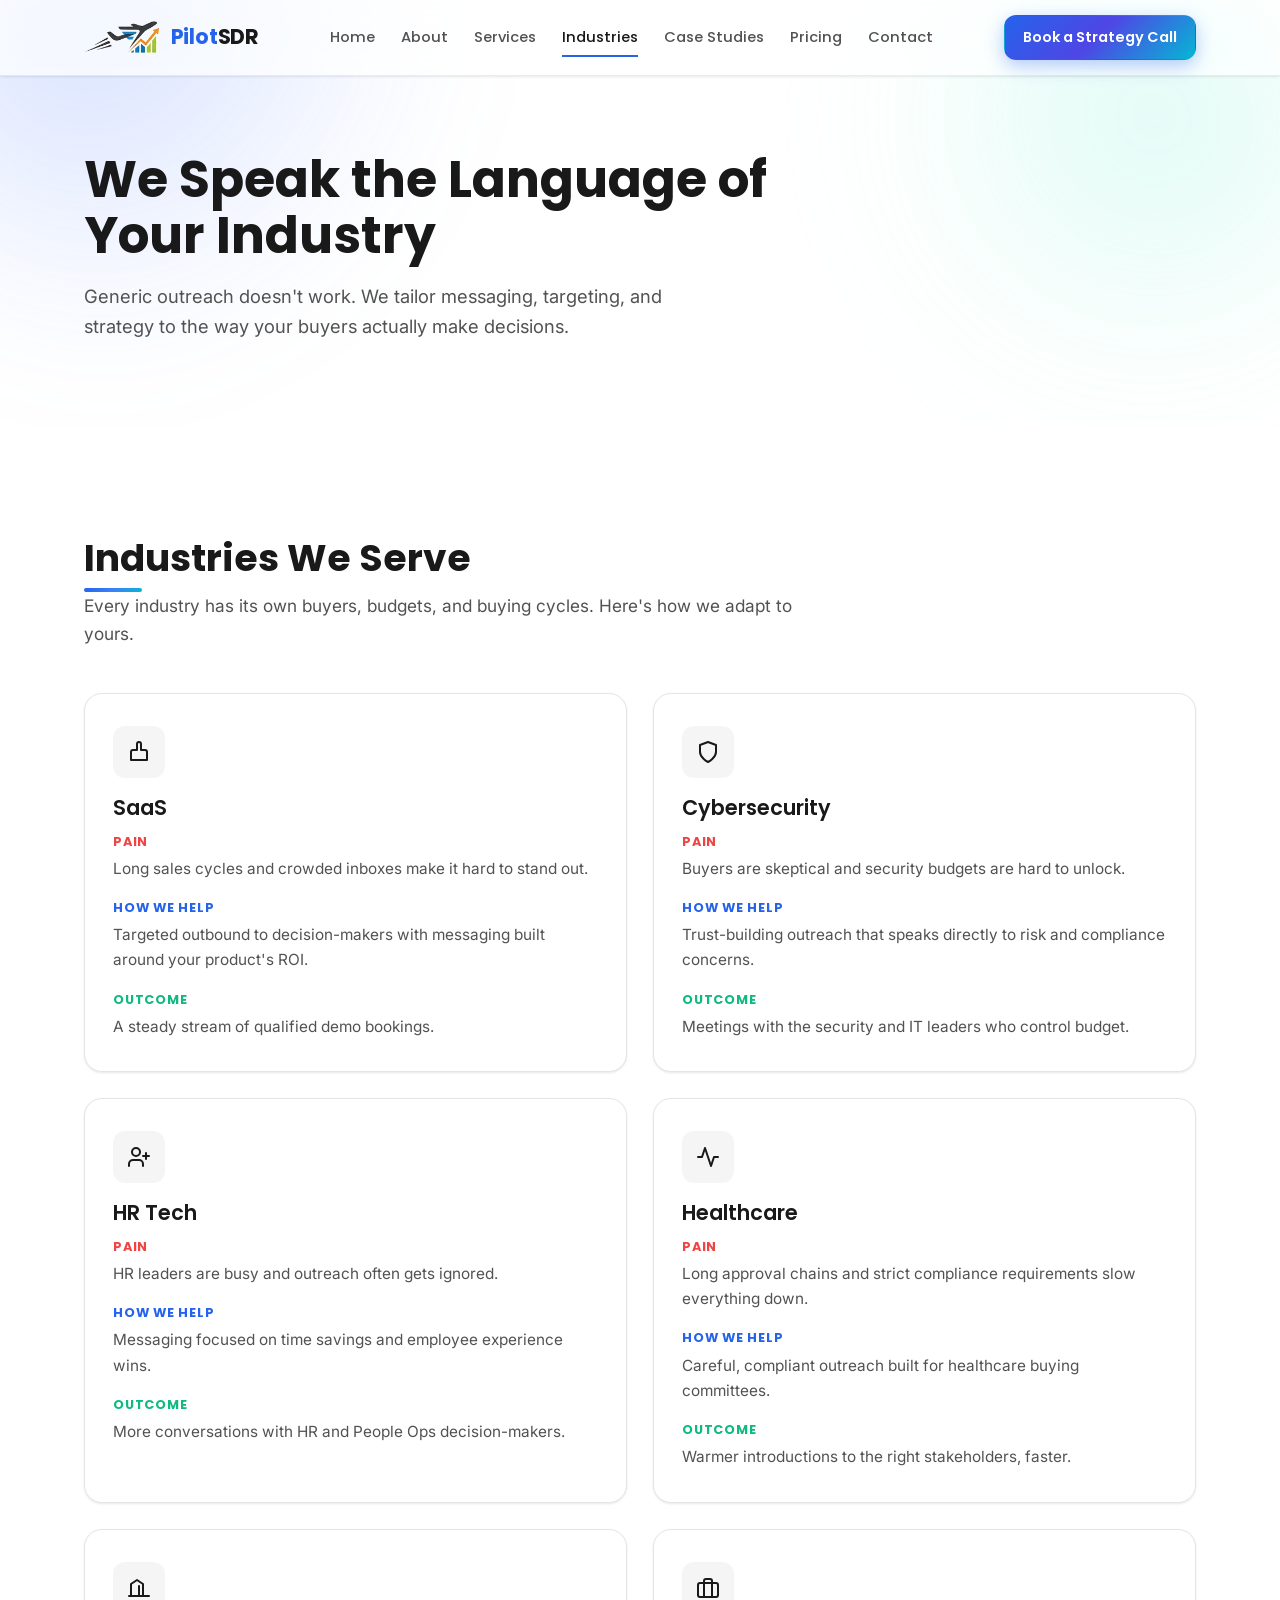
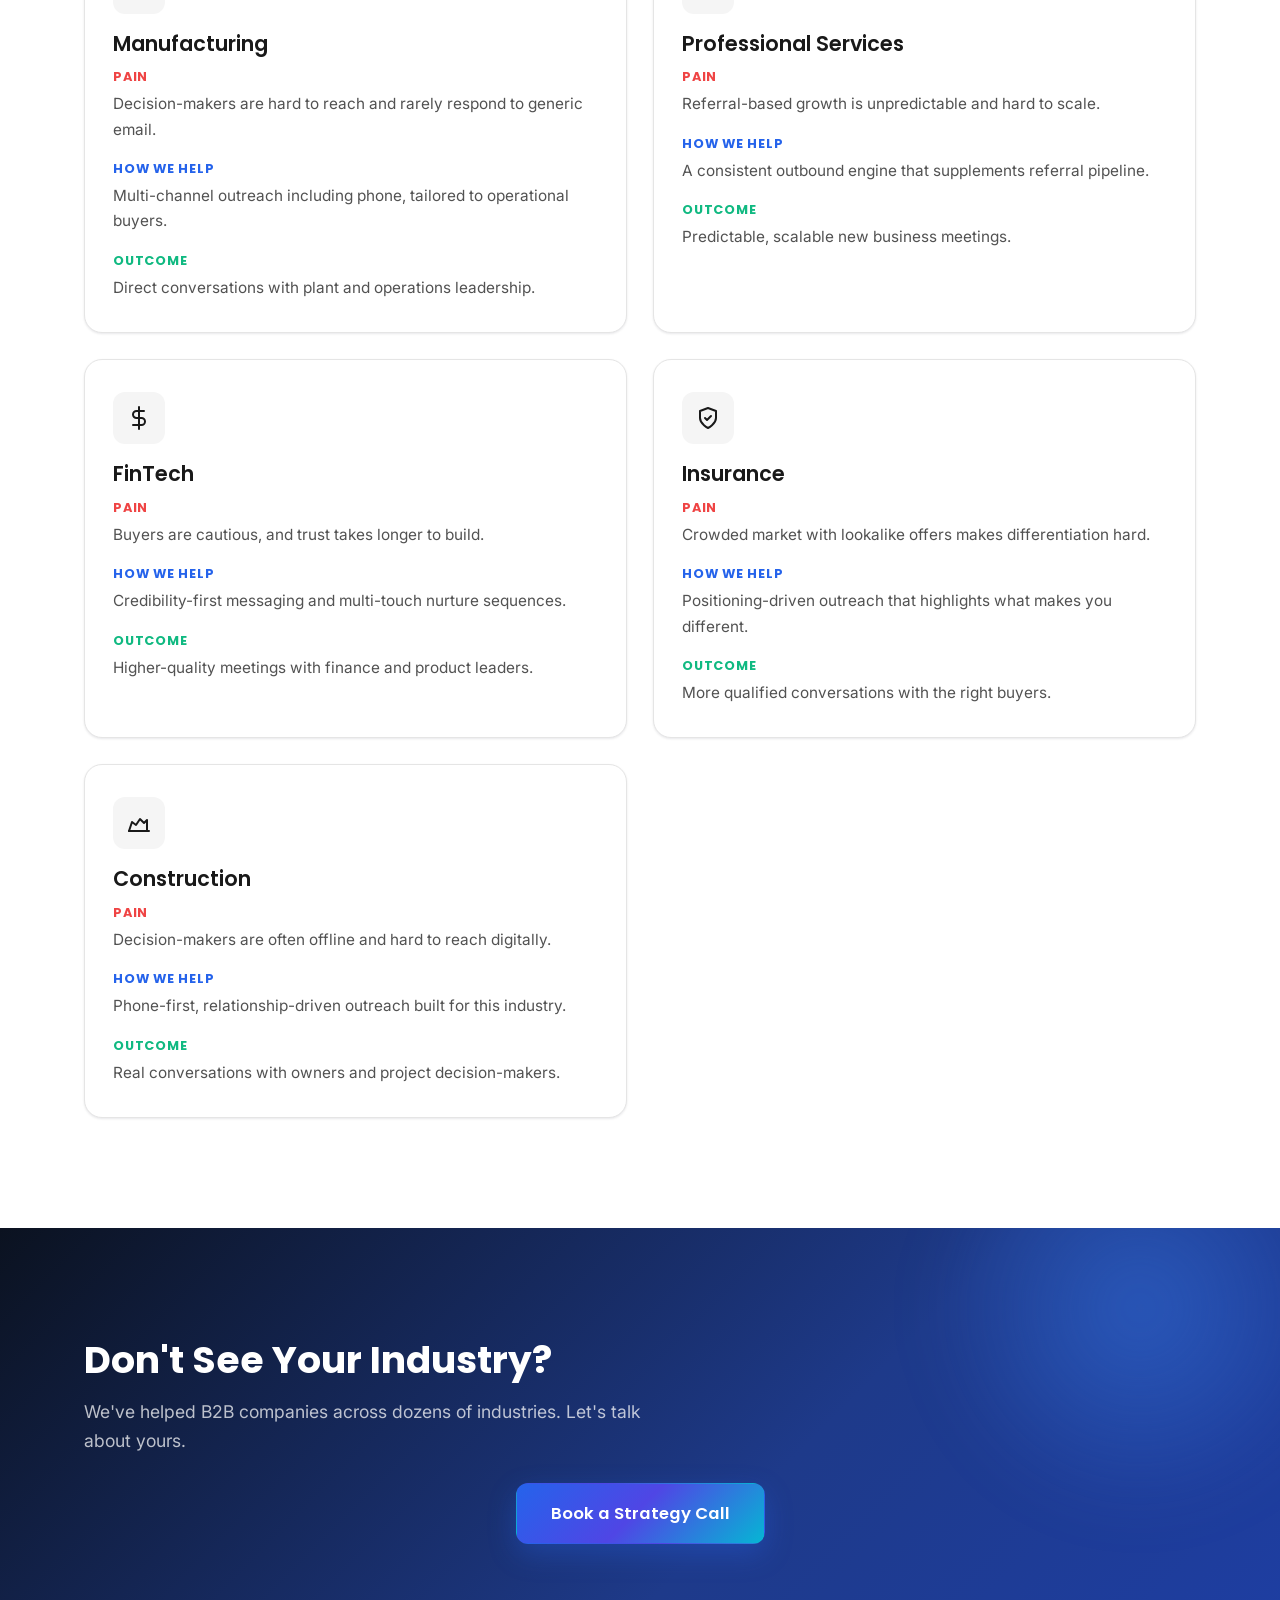
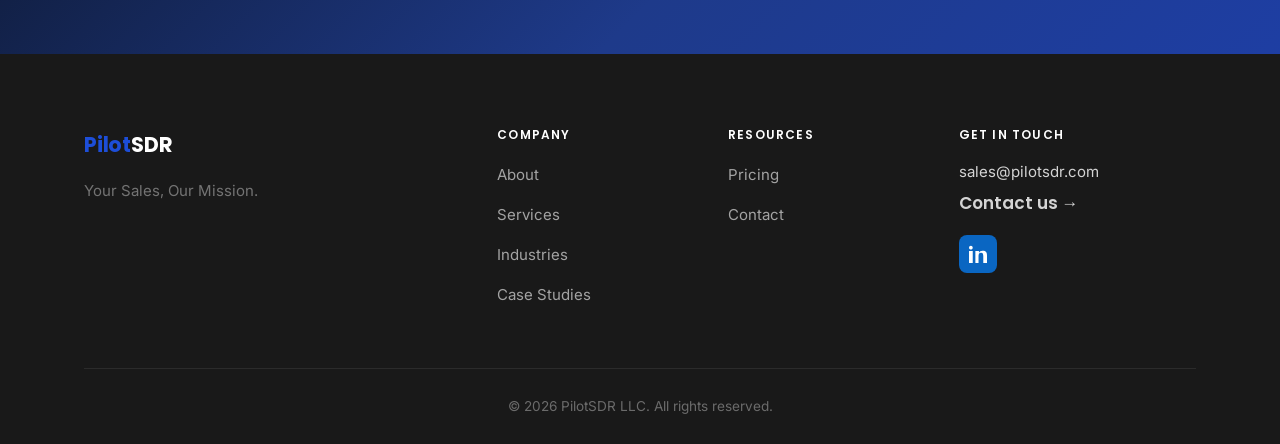
<file: industries.html>
<!DOCTYPE html>
<html lang="en">
<head>
<!-- PilotSDR, Industries -->
<meta charset="UTF-8" />
<meta name="viewport" content="width=device-width, initial-scale=1.0" />
<title>PilotSDR | B2B Outbound Built for Your Industry</title>
<meta name="description" content="PilotSDR tailors messaging, targeting, and strategy to your industry: SaaS, Cybersecurity, HR Tech, Healthcare, Manufacturing, FinTech, and more." />
<meta property="og:title" content="PilotSDR | B2B Outbound Built for Your Industry" />
<meta property="og:description" content="PilotSDR tailors messaging, targeting, and strategy to your industry: SaaS, Cybersecurity, HR Tech, Healthcare, Manufacturing, FinTech, and more." />
<meta property="og:type" content="website" />
<meta property="og:image" content="assets/og-industries.png" />
<link rel="preconnect" href="https://fonts.googleapis.com" />
<link rel="preconnect" href="https://fonts.gstatic.com" crossorigin />
<link href="https://fonts.googleapis.com/css2?family=Poppins:wght@500;600;700;800&family=Inter:wght@400;500;600&display=swap" rel="stylesheet" />
<link rel="stylesheet" href="css/styles.css" />
<script type="application/ld+json">
{
  "@context": "https://schema.org",
  "@type": "Organization",
  "name": "PilotSDR LLC",
  "description": "PilotSDR helps B2B companies generate qualified pipeline through dedicated SDRs, BDRs, Customer Success, RevOps, and Sales Operations.",
  "url": "https://pilotsdr.com",
  "email": "sales@pilotsdr.com",
  "sameAs": ["https://www.linkedin.com/company/pilotsdr/"]
}
</script>

<!-- ===================== NAV ===================== -->
</head>
<body>
<header class="nav" id="nav" data-solid="true">
  <div class="container">
    <a href="index.html" class="logo">
      <img src="assets/logo-icon-t.png" class="logo-ico" alt="" />
      Pilot<b>SDR</b>
    </a>
    <nav class="nav-links" id="navLinks" aria-label="Primary">
      <a href="index.html">Home</a>
      <a href="about.html">About</a>
      <a href="services.html">Services</a>
      <a href="industries.html" class="active">Industries</a>
      <a href="case-studies.html">Case Studies</a>
      <a href="pricing.html">Pricing</a>
      <a href="contact.html">Contact</a>
      <a href="contact.html" class="btn btn-cta">Book a Strategy Call</a>
    </nav>
    <div class="nav-right">
      <a href="contact.html" class="btn btn-cta">Book a Strategy Call</a>
      <button class="nav-toggle" id="navToggle" aria-label="Menu" aria-expanded="false" aria-controls="navLinks"><span></span></button>
    </div>
  </div>
</header>

<!-- ===================== HERO ===================== -->
<section class="hero">
  <div class="container">
    <div class="page-hero reveal">
      <h1>We Speak the Language of Your Industry</h1>
      <p class="sub">Generic outreach doesn't work. We tailor messaging, targeting, and strategy to the way your buyers actually make decisions.</p>
    </div>
  </div>
</section>

<!-- ===================== INDUSTRIES (9 cards) ===================== -->
<section class="section">
  <div class="container">
    <div class="section-head reveal">
      <h2>Industries We Serve</h2>
      <p>Every industry has its own buyers, budgets, and buying cycles. Here's how we adapt to yours.</p>
    </div>
    <div class="grid grid-2">
      <div class="card reveal">
        <span class="icon-badge"><svg viewBox="0 0 24 24" fill="none" stroke="currentColor" stroke-width="2" stroke-linecap="round" stroke-linejoin="round"><path d="M18 10h-4V4a2 2 0 0 0-2-2 2 2 0 0 0-2 2v6H6a2 2 0 0 0-2 2v8h16v-8a2 2 0 0 0-2-2z"/></svg></span>
        <h3>SaaS</h3>
        <div class="phc">
          <div class="row"><span class="k pain">Pain</span><p>Long sales cycles and crowded inboxes make it hard to stand out.</p></div>
          <div class="row"><span class="k help">How We Help</span><p>Targeted outbound to decision-makers with messaging built around your product's ROI.</p></div>
          <div class="row"><span class="k out">Outcome</span><p>A steady stream of qualified demo bookings.</p></div>
        </div>
      </div>
      <div class="card reveal d1">
        <span class="icon-badge"><svg viewBox="0 0 24 24" fill="none" stroke="currentColor" stroke-width="2" stroke-linecap="round" stroke-linejoin="round"><path d="M12 22s8-4 8-10V5l-8-3-8 3v7c0 6 8 10 8 10z"/></svg></span>
        <h3>Cybersecurity</h3>
        <div class="phc">
          <div class="row"><span class="k pain">Pain</span><p>Buyers are skeptical and security budgets are hard to unlock.</p></div>
          <div class="row"><span class="k help">How We Help</span><p>Trust-building outreach that speaks directly to risk and compliance concerns.</p></div>
          <div class="row"><span class="k out">Outcome</span><p>Meetings with the security and IT leaders who control budget.</p></div>
        </div>
      </div>
      <div class="card reveal">
        <span class="icon-badge"><svg viewBox="0 0 24 24" fill="none" stroke="currentColor" stroke-width="2" stroke-linecap="round" stroke-linejoin="round"><path d="M16 21v-2a4 4 0 0 0-4-4H6a4 4 0 0 0-4 4v2"/><circle cx="9" cy="7" r="4"/><line x1="19" y1="8" x2="19" y2="14"/><line x1="22" y1="11" x2="16" y2="11"/></svg></span>
        <h3>HR Tech</h3>
        <div class="phc">
          <div class="row"><span class="k pain">Pain</span><p>HR leaders are busy and outreach often gets ignored.</p></div>
          <div class="row"><span class="k help">How We Help</span><p>Messaging focused on time savings and employee experience wins.</p></div>
          <div class="row"><span class="k out">Outcome</span><p>More conversations with HR and People Ops decision-makers.</p></div>
        </div>
      </div>
      <div class="card reveal d1">
        <span class="icon-badge"><svg viewBox="0 0 24 24" fill="none" stroke="currentColor" stroke-width="2" stroke-linecap="round" stroke-linejoin="round"><path d="M22 12h-4l-3 9L9 3l-3 9H2"/></svg></span>
        <h3>Healthcare</h3>
        <div class="phc">
          <div class="row"><span class="k pain">Pain</span><p>Long approval chains and strict compliance requirements slow everything down.</p></div>
          <div class="row"><span class="k help">How We Help</span><p>Careful, compliant outreach built for healthcare buying committees.</p></div>
          <div class="row"><span class="k out">Outcome</span><p>Warmer introductions to the right stakeholders, faster.</p></div>
        </div>
      </div>
      <div class="card reveal">
        <span class="icon-badge"><svg viewBox="0 0 24 24" fill="none" stroke="currentColor" stroke-width="2" stroke-linecap="round" stroke-linejoin="round"><path d="M2 20h20"/><path d="M4 20V8l6-4 6 4v12"/><path d="M12 20V10"/></svg></span>
        <h3>Manufacturing</h3>
        <div class="phc">
          <div class="row"><span class="k pain">Pain</span><p>Decision-makers are hard to reach and rarely respond to generic email.</p></div>
          <div class="row"><span class="k help">How We Help</span><p>Multi-channel outreach including phone, tailored to operational buyers.</p></div>
          <div class="row"><span class="k out">Outcome</span><p>Direct conversations with plant and operations leadership.</p></div>
        </div>
      </div>
      <div class="card reveal d1">
        <span class="icon-badge"><svg viewBox="0 0 24 24" fill="none" stroke="currentColor" stroke-width="2" stroke-linecap="round" stroke-linejoin="round"><rect x="2" y="7" width="20" height="14" rx="2"/><path d="M16 21V5a2 2 0 0 0-2-2h-4a2 2 0 0 0-2 2v16"/></svg></span>
        <h3>Professional Services</h3>
        <div class="phc">
          <div class="row"><span class="k pain">Pain</span><p>Referral-based growth is unpredictable and hard to scale.</p></div>
          <div class="row"><span class="k help">How We Help</span><p>A consistent outbound engine that supplements referral pipeline.</p></div>
          <div class="row"><span class="k out">Outcome</span><p>Predictable, scalable new business meetings.</p></div>
        </div>
      </div>
      <div class="card reveal">
        <span class="icon-badge"><svg viewBox="0 0 24 24" fill="none" stroke="currentColor" stroke-width="2" stroke-linecap="round" stroke-linejoin="round"><line x1="12" y1="1" x2="12" y2="23"/><path d="M17 5H9.5a3.5 3.5 0 0 0 0 7h5a3.5 3.5 0 0 1 0 7H6"/></svg></span>
        <h3>FinTech</h3>
        <div class="phc">
          <div class="row"><span class="k pain">Pain</span><p>Buyers are cautious, and trust takes longer to build.</p></div>
          <div class="row"><span class="k help">How We Help</span><p>Credibility-first messaging and multi-touch nurture sequences.</p></div>
          <div class="row"><span class="k out">Outcome</span><p>Higher-quality meetings with finance and product leaders.</p></div>
        </div>
      </div>
      <div class="card reveal d1">
        <span class="icon-badge"><svg viewBox="0 0 24 24" fill="none" stroke="currentColor" stroke-width="2" stroke-linecap="round" stroke-linejoin="round"><path d="M12 22s8-4 8-10V5l-8-3-8 3v7c0 6 8 10 8 10z"/><path d="m9 12 2 2 4-4"/></svg></span>
        <h3>Insurance</h3>
        <div class="phc">
          <div class="row"><span class="k pain">Pain</span><p>Crowded market with lookalike offers makes differentiation hard.</p></div>
          <div class="row"><span class="k help">How We Help</span><p>Positioning-driven outreach that highlights what makes you different.</p></div>
          <div class="row"><span class="k out">Outcome</span><p>More qualified conversations with the right buyers.</p></div>
        </div>
      </div>
      <div class="card reveal">
        <span class="icon-badge"><svg viewBox="0 0 24 24" fill="none" stroke="currentColor" stroke-width="2" stroke-linecap="round" stroke-linejoin="round"><path d="M2 20h20"/><path d="m2 20 3-9 4 3 4-6 4 4 3-3v11"/></svg></span>
        <h3>Construction</h3>
        <div class="phc">
          <div class="row"><span class="k pain">Pain</span><p>Decision-makers are often offline and hard to reach digitally.</p></div>
          <div class="row"><span class="k help">How We Help</span><p>Phone-first, relationship-driven outreach built for this industry.</p></div>
          <div class="row"><span class="k out">Outcome</span><p>Real conversations with owners and project decision-makers.</p></div>
        </div>
      </div>
    </div>
  </div>
</section>

<!-- ===================== BOTTOM CTA ===================== -->
<section class="section cta-band">
  <div class="container reveal">
    <h2>Don't See Your Industry?</h2>
    <p>We've helped B2B companies across dozens of industries. Let's talk about yours.</p>
    <div class="btn-row center">
      <a href="contact.html" class="btn btn-cta btn-lg">Book a Strategy Call</a>
    </div>
  </div>
</section>

<!-- ===================== FOOTER ===================== -->
<footer class="footer">
  <div class="container">
    <div class="footer-grid">
      <div>
        <a href="index.html" class="logo">Pilot<b>SDR</b></a>
        <p class="brand-line">Your Sales, Our Mission.</p>
      </div>
      <div>
        <h5>Company</h5>
        <ul><li><a href="about.html">About</a></li><li><a href="services.html">Services</a></li><li><a href="industries.html">Industries</a></li><li><a href="case-studies.html">Case Studies</a></li></ul>
      </div>
      <div>
        <h5>Resources</h5>
        <ul><li><a href="pricing.html">Pricing</a></li><li><a href="contact.html">Contact</a></li></ul>
      </div>
      <div class="col-cta">
        <h5>Get in touch</h5>
        <a href="mailto:sales@pilotsdr.com" class="fmail">sales@pilotsdr.com</a>
        <a href="contact.html" class="arrow-link">Contact us →</a>
        <div class="socials" style="margin-top:18px">
          <a class="social-li" href="https://www.linkedin.com/company/pilotsdr/" target="_blank" rel="noopener" aria-label="LinkedIn"><svg viewBox="0 0 24 24" fill="currentColor"><path d="M4.98 3.5C4.98 4.88 3.87 6 2.5 6S0 4.88 0 3.5 1.12 1 2.5 1s2.48 1.12 2.48 2.5zM.02 8h4.96v16H.02V8zM8.5 8h4.75v2.19h.07c.66-1.25 2.28-2.57 4.69-2.57C22.9 7.62 24 10.13 24 14.02V24h-4.96v-8.85c0-2.11-.04-4.83-2.94-4.83-2.94 0-3.39 2.3-3.39 4.68V24H8.5V8z"/></svg></a>
        </div>
      </div>
    </div>
    <div class="footer-bottom">© 2026 PilotSDR LLC. All rights reserved.</div>
  </div>
</footer>

<script src="js/main.js"></script>
</body>
</html>
</file>
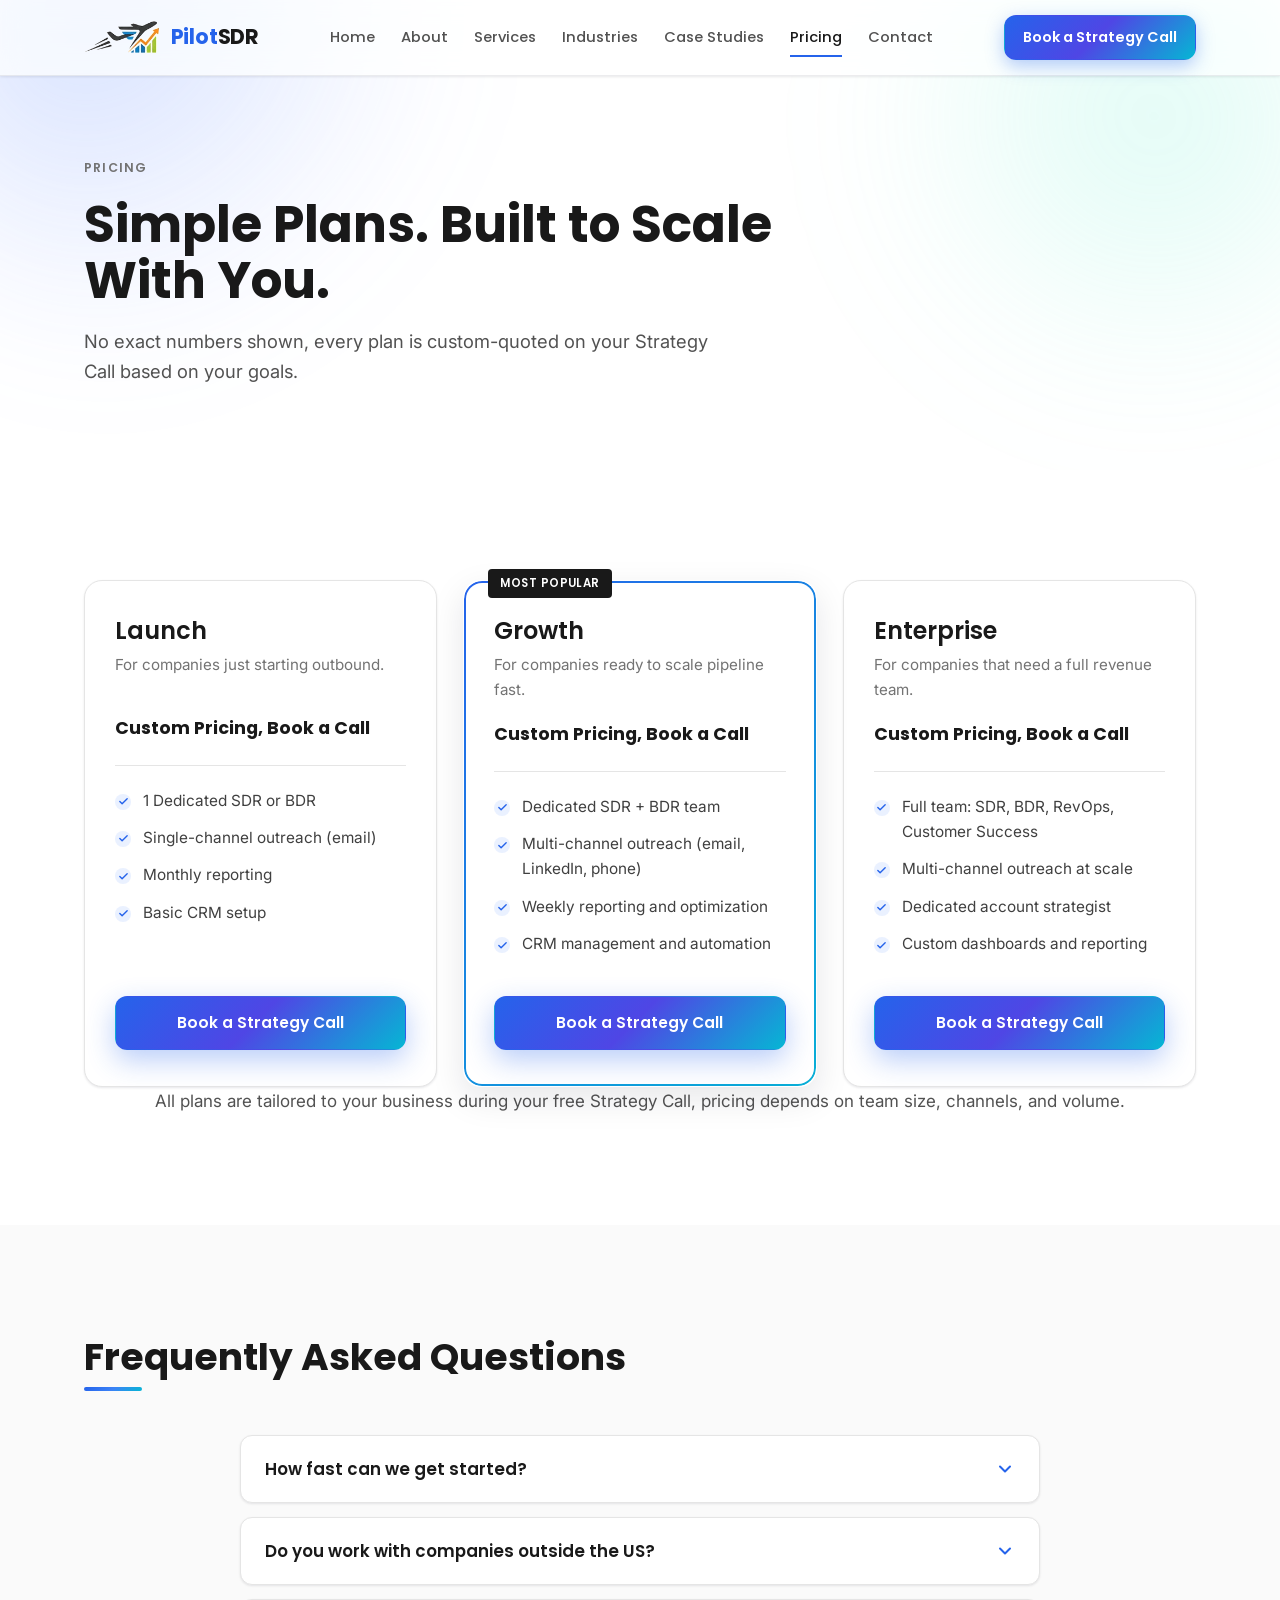
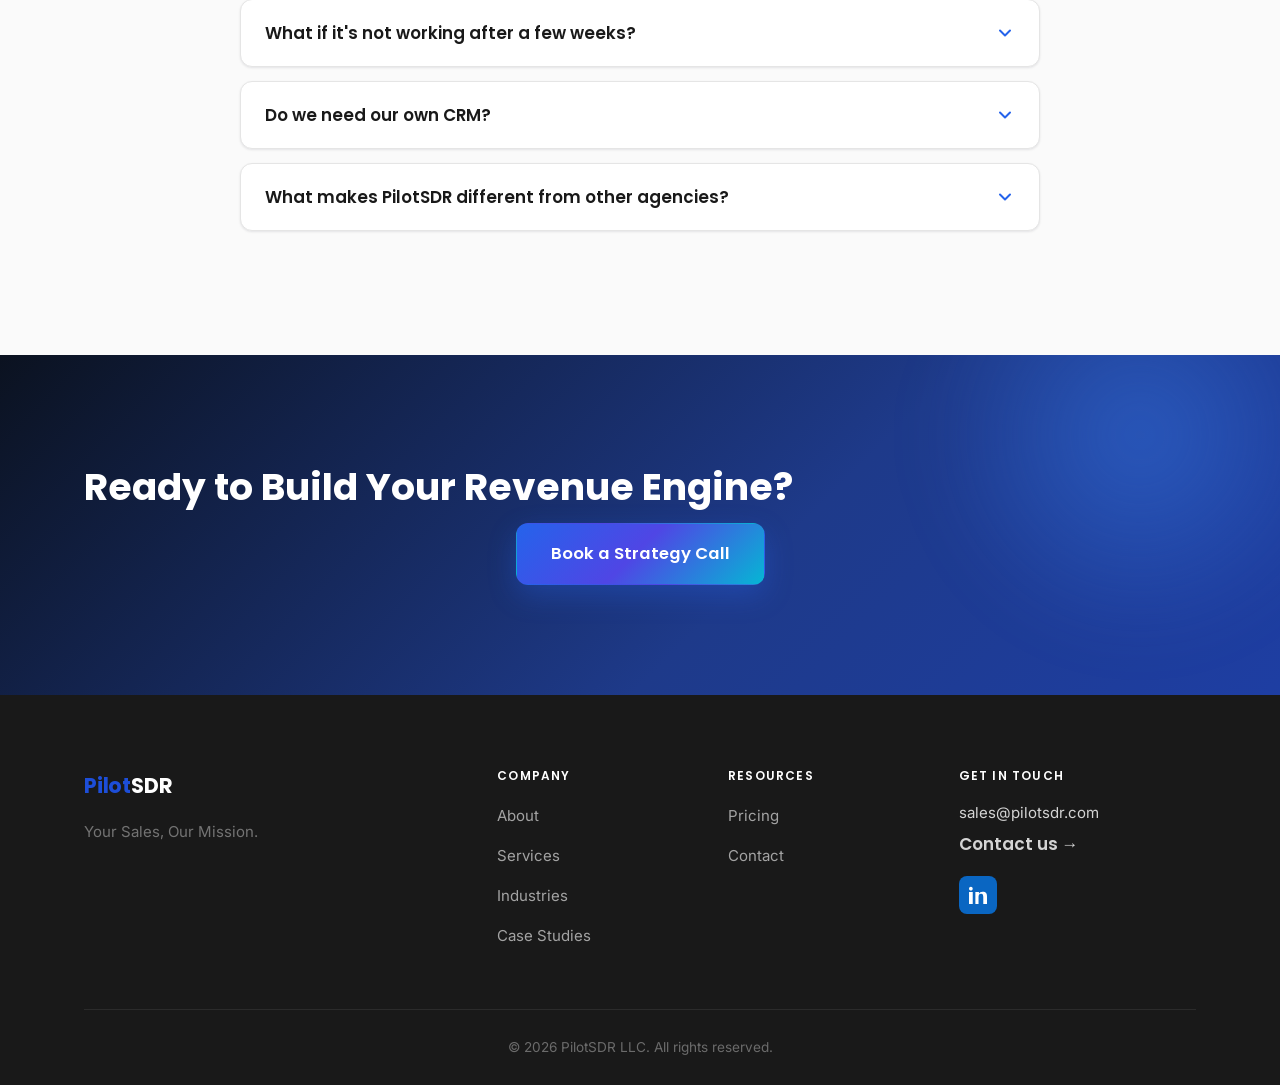
<file: pricing.html>
<!DOCTYPE html>
<html lang="en">
<head>
<!-- PilotSDR, Pricing -->
<meta charset="UTF-8" />
<meta name="viewport" content="width=device-width, initial-scale=1.0" />
<title>PilotSDR | Simple Pricing for Outbound Sales Teams</title>
<meta name="description" content="Simple plans built to scale with you. Every PilotSDR plan is custom-quoted on your free Strategy Call based on your goals, team size, and channels." />
<meta property="og:title" content="PilotSDR | Simple Pricing for Outbound Sales Teams" />
<meta property="og:description" content="Simple plans built to scale with you. Every PilotSDR plan is custom-quoted on your free Strategy Call based on your goals, team size, and channels." />
<meta property="og:type" content="website" />
<meta property="og:image" content="assets/og-pricing.png" />
<link rel="preconnect" href="https://fonts.googleapis.com" />
<link rel="preconnect" href="https://fonts.gstatic.com" crossorigin />
<link href="https://fonts.googleapis.com/css2?family=Poppins:wght@500;600;700;800&family=Inter:wght@400;500;600&display=swap" rel="stylesheet" />
<link rel="stylesheet" href="css/styles.css" />
<script type="application/ld+json">
{
  "@context": "https://schema.org",
  "@type": "Organization",
  "name": "PilotSDR LLC",
  "description": "PilotSDR helps B2B companies generate qualified pipeline through dedicated SDRs, BDRs, Customer Success, RevOps, and Sales Operations.",
  "url": "https://pilotsdr.com",
  "email": "sales@pilotsdr.com",
  "sameAs": ["https://www.linkedin.com/company/pilotsdr/"]
}
</script>

<!-- ===================== NAV ===================== -->
</head>
<body>
<header class="nav" id="nav" data-solid="true">
  <div class="container">
    <a href="index.html" class="logo">
      <img src="assets/logo-icon-t.png" class="logo-ico" alt="" />
      Pilot<b>SDR</b>
    </a>
    <nav class="nav-links" id="navLinks" aria-label="Primary">
      <a href="index.html">Home</a>
      <a href="about.html">About</a>
      <a href="services.html">Services</a>
      <a href="industries.html">Industries</a>
      <a href="case-studies.html">Case Studies</a>
      <a href="pricing.html" class="active">Pricing</a>
      <a href="contact.html">Contact</a>
      <a href="contact.html" class="btn btn-cta">Book a Strategy Call</a>
    </nav>
    <div class="nav-right">
      <a href="contact.html" class="btn btn-cta">Book a Strategy Call</a>
      <button class="nav-toggle" id="navToggle" aria-label="Menu" aria-expanded="false" aria-controls="navLinks"><span></span></button>
    </div>
  </div>
</header>

<!-- ===================== HERO ===================== -->
<section class="hero">
  <div class="container">
    <div class="page-hero reveal">
      <span class="eyebrow">Pricing</span>
      <h1>Simple Plans. Built to Scale With You.</h1>
      <p class="sub">No exact numbers shown, every plan is custom-quoted on your Strategy Call based on your goals.</p>
    </div>
  </div>
</section>

<!-- ===================== PRICING ===================== -->
<section class="section">
  <div class="container">
    <div class="pricing-grid">
      <div class="price-card reveal">
        <h3>Launch</h3>
        <p class="tagline">For companies just starting outbound.</p>
        <div class="price">Custom Pricing, Book a Call</div>
        <ul>
          <li>1 Dedicated SDR or BDR</li>
          <li>Single-channel outreach (email)</li>
          <li>Monthly reporting</li>
          <li>Basic CRM setup</li>
        </ul>
        <a href="contact.html" class="btn btn-cta">Book a Strategy Call</a>
      </div>
      <div class="price-card featured reveal d1">
        <span class="badge-pop">Most Popular</span>
        <h3>Growth</h3>
        <p class="tagline">For companies ready to scale pipeline fast.</p>
        <div class="price">Custom Pricing, Book a Call</div>
        <ul>
          <li>Dedicated SDR + BDR team</li>
          <li>Multi-channel outreach (email, LinkedIn, phone)</li>
          <li>Weekly reporting and optimization</li>
          <li>CRM management and automation</li>
        </ul>
        <a href="contact.html" class="btn btn-cta">Book a Strategy Call</a>
      </div>
      <div class="price-card reveal d2">
        <h3>Enterprise</h3>
        <p class="tagline">For companies that need a full revenue team.</p>
        <div class="price">Custom Pricing, Book a Call</div>
        <ul>
          <li>Full team: SDR, BDR, RevOps, Customer Success</li>
          <li>Multi-channel outreach at scale</li>
          <li>Dedicated account strategist</li>
          <li>Custom dashboards and reporting</li>
        </ul>
        <a href="contact.html" class="btn btn-cta">Book a Strategy Call</a>
      </div>
    </div>
    <div class="container center">
      <p class="reveal">All plans are tailored to your business during your free Strategy Call, pricing depends on team size, channels, and volume.</p>
    </div>
  </div>
</section>

<!-- ===================== FAQ ===================== -->
<section class="section section--light">
  <div class="container">
    <div class="section-head reveal">
      <h2>Frequently Asked Questions</h2>
    </div>
    <div class="faq reveal">
      <div class="faq-item">
        <button class="faq-q" aria-expanded="false">How fast can we get started?<span class="chev"><svg width="20" height="20" viewBox="0 0 24 24" fill="none" stroke="currentColor" stroke-width="2.4" stroke-linecap="round" stroke-linejoin="round"><polyline points="6 9 12 15 18 9"/></svg></span></button>
        <div class="faq-a"><p>Most engagements launch within 1–2 weeks of your Strategy Call.</p></div>
      </div>
      <div class="faq-item">
        <button class="faq-q" aria-expanded="false">Do you work with companies outside the US?<span class="chev"><svg width="20" height="20" viewBox="0 0 24 24" fill="none" stroke="currentColor" stroke-width="2.4" stroke-linecap="round" stroke-linejoin="round"><polyline points="6 9 12 15 18 9"/></svg></span></button>
        <div class="faq-a"><p>Yes, we work with B2B companies globally.</p></div>
      </div>
      <div class="faq-item">
        <button class="faq-q" aria-expanded="false">What if it's not working after a few weeks?<span class="chev"><svg width="20" height="20" viewBox="0 0 24 24" fill="none" stroke="currentColor" stroke-width="2.4" stroke-linecap="round" stroke-linejoin="round"><polyline points="6 9 12 15 18 9"/></svg></span></button>
        <div class="faq-a"><p>We optimize weekly based on real performance data, and you'll always know exactly what's working.</p></div>
      </div>
      <div class="faq-item">
        <button class="faq-q" aria-expanded="false">Do we need our own CRM?<span class="chev"><svg width="20" height="20" viewBox="0 0 24 24" fill="none" stroke="currentColor" stroke-width="2.4" stroke-linecap="round" stroke-linejoin="round"><polyline points="6 9 12 15 18 9"/></svg></span></button>
        <div class="faq-a"><p>No, we can work inside your existing CRM or help you set one up.</p></div>
      </div>
      <div class="faq-item">
        <button class="faq-q" aria-expanded="false">What makes PilotSDR different from other agencies?<span class="chev"><svg width="20" height="20" viewBox="0 0 24 24" fill="none" stroke="currentColor" stroke-width="2.4" stroke-linecap="round" stroke-linejoin="round"><polyline points="6 9 12 15 18 9"/></svg></span></button>
        <div class="faq-a"><p>You get a dedicated team, transparent weekly reporting, and a revenue-first approach, not a black box.</p></div>
      </div>
    </div>
  </div>
</section>

<!-- ===================== BOTTOM CTA ===================== -->
<section class="section cta-band">
  <div class="container reveal">
    <h2>Ready to Build Your Revenue Engine?</h2>
    <div class="btn-row center">
      <a href="contact.html" class="btn btn-cta btn-lg">Book a Strategy Call</a>
    </div>
  </div>
</section>

<!-- ===================== FOOTER ===================== -->
<footer class="footer">
  <div class="container">
    <div class="footer-grid">
      <div>
        <a href="index.html" class="logo">Pilot<b>SDR</b></a>
        <p class="brand-line">Your Sales, Our Mission.</p>
      </div>
      <div>
        <h5>Company</h5>
        <ul><li><a href="about.html">About</a></li><li><a href="services.html">Services</a></li><li><a href="industries.html">Industries</a></li><li><a href="case-studies.html">Case Studies</a></li></ul>
      </div>
      <div>
        <h5>Resources</h5>
        <ul><li><a href="pricing.html">Pricing</a></li><li><a href="contact.html">Contact</a></li></ul>
      </div>
      <div class="col-cta">
        <h5>Get in touch</h5>
        <a href="mailto:sales@pilotsdr.com" class="fmail">sales@pilotsdr.com</a>
        <a href="contact.html" class="arrow-link">Contact us →</a>
        <div class="socials" style="margin-top:18px">
          <a class="social-li" href="https://www.linkedin.com/company/pilotsdr/" target="_blank" rel="noopener" aria-label="LinkedIn"><svg viewBox="0 0 24 24" fill="currentColor"><path d="M4.98 3.5C4.98 4.88 3.87 6 2.5 6S0 4.88 0 3.5 1.12 1 2.5 1s2.48 1.12 2.48 2.5zM.02 8h4.96v16H.02V8zM8.5 8h4.75v2.19h.07c.66-1.25 2.28-2.57 4.69-2.57C22.9 7.62 24 10.13 24 14.02V24h-4.96v-8.85c0-2.11-.04-4.83-2.94-4.83-2.94 0-3.39 2.3-3.39 4.68V24H8.5V8z"/></svg></a>
        </div>
      </div>
    </div>
    <div class="footer-bottom">© 2026 PilotSDR LLC. All rights reserved.</div>
  </div>
</footer>

<script src="js/main.js"></script>
</body>
</html>
</file>
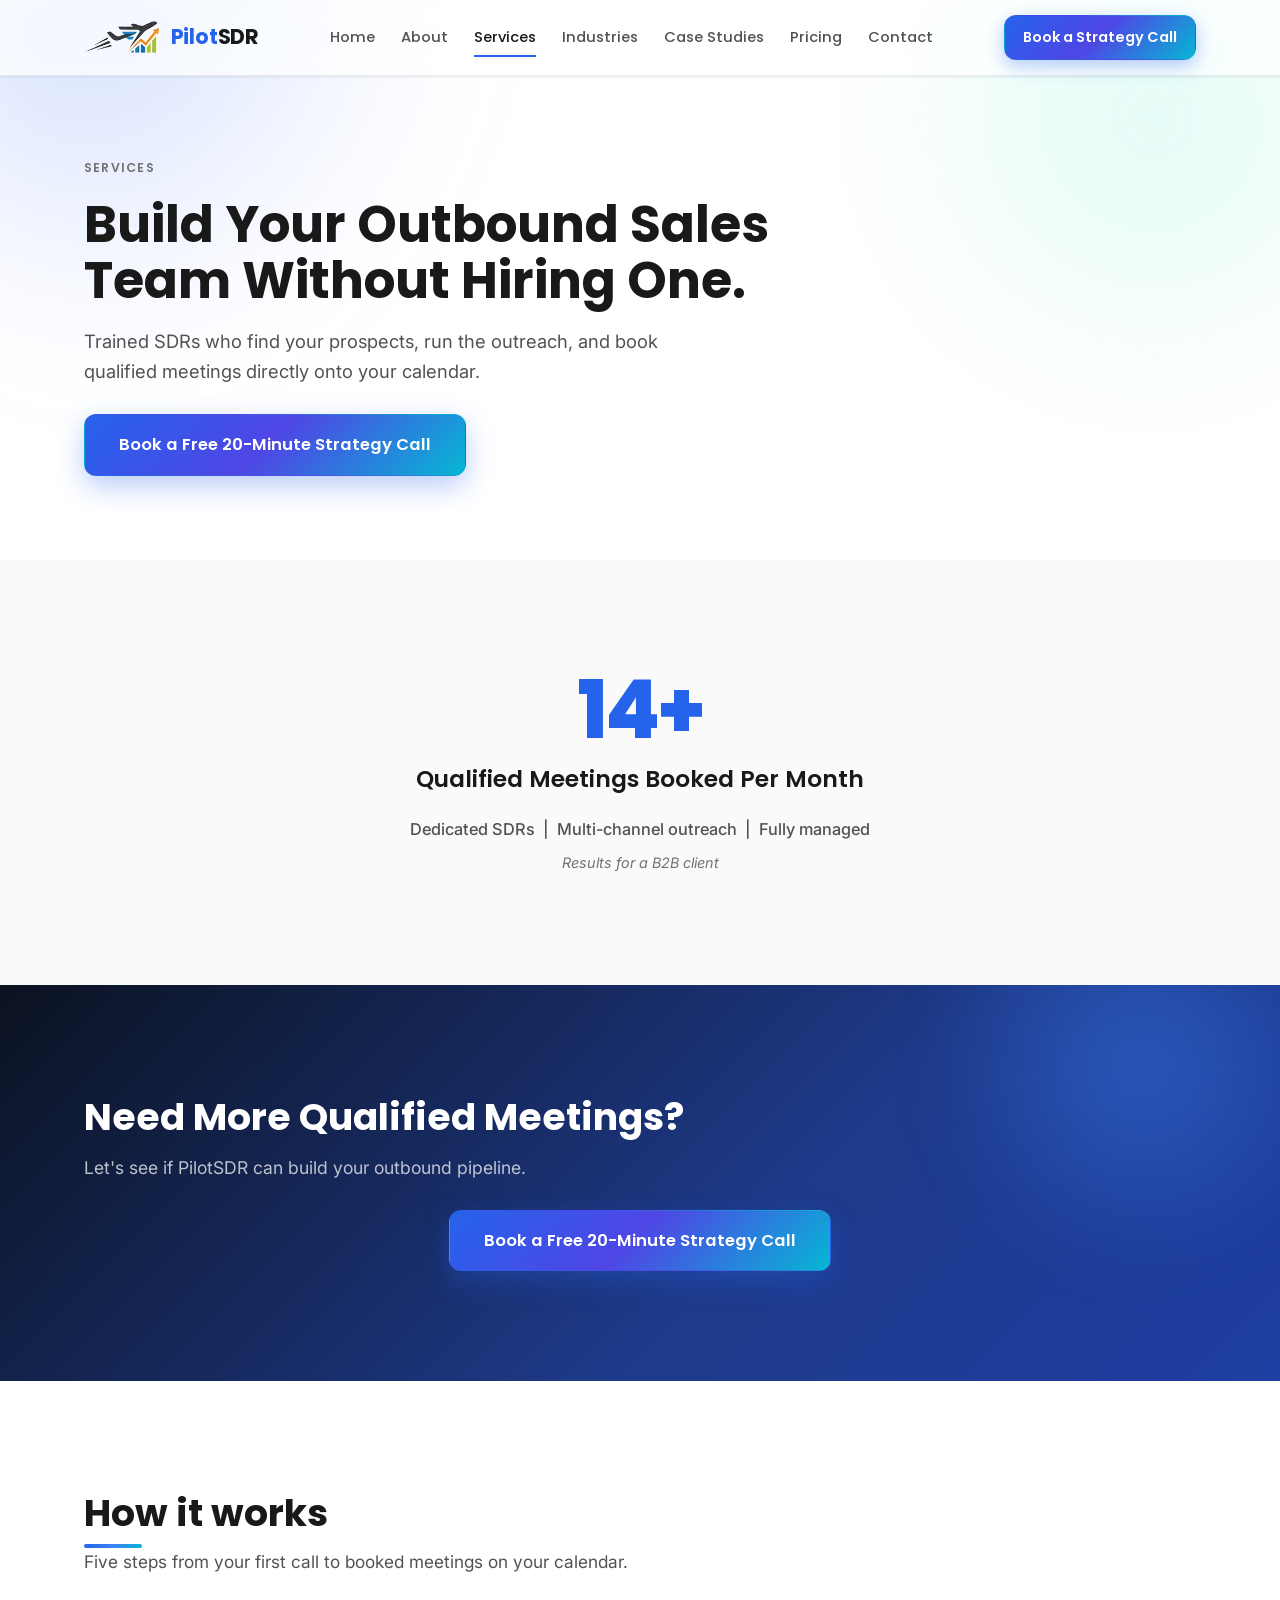
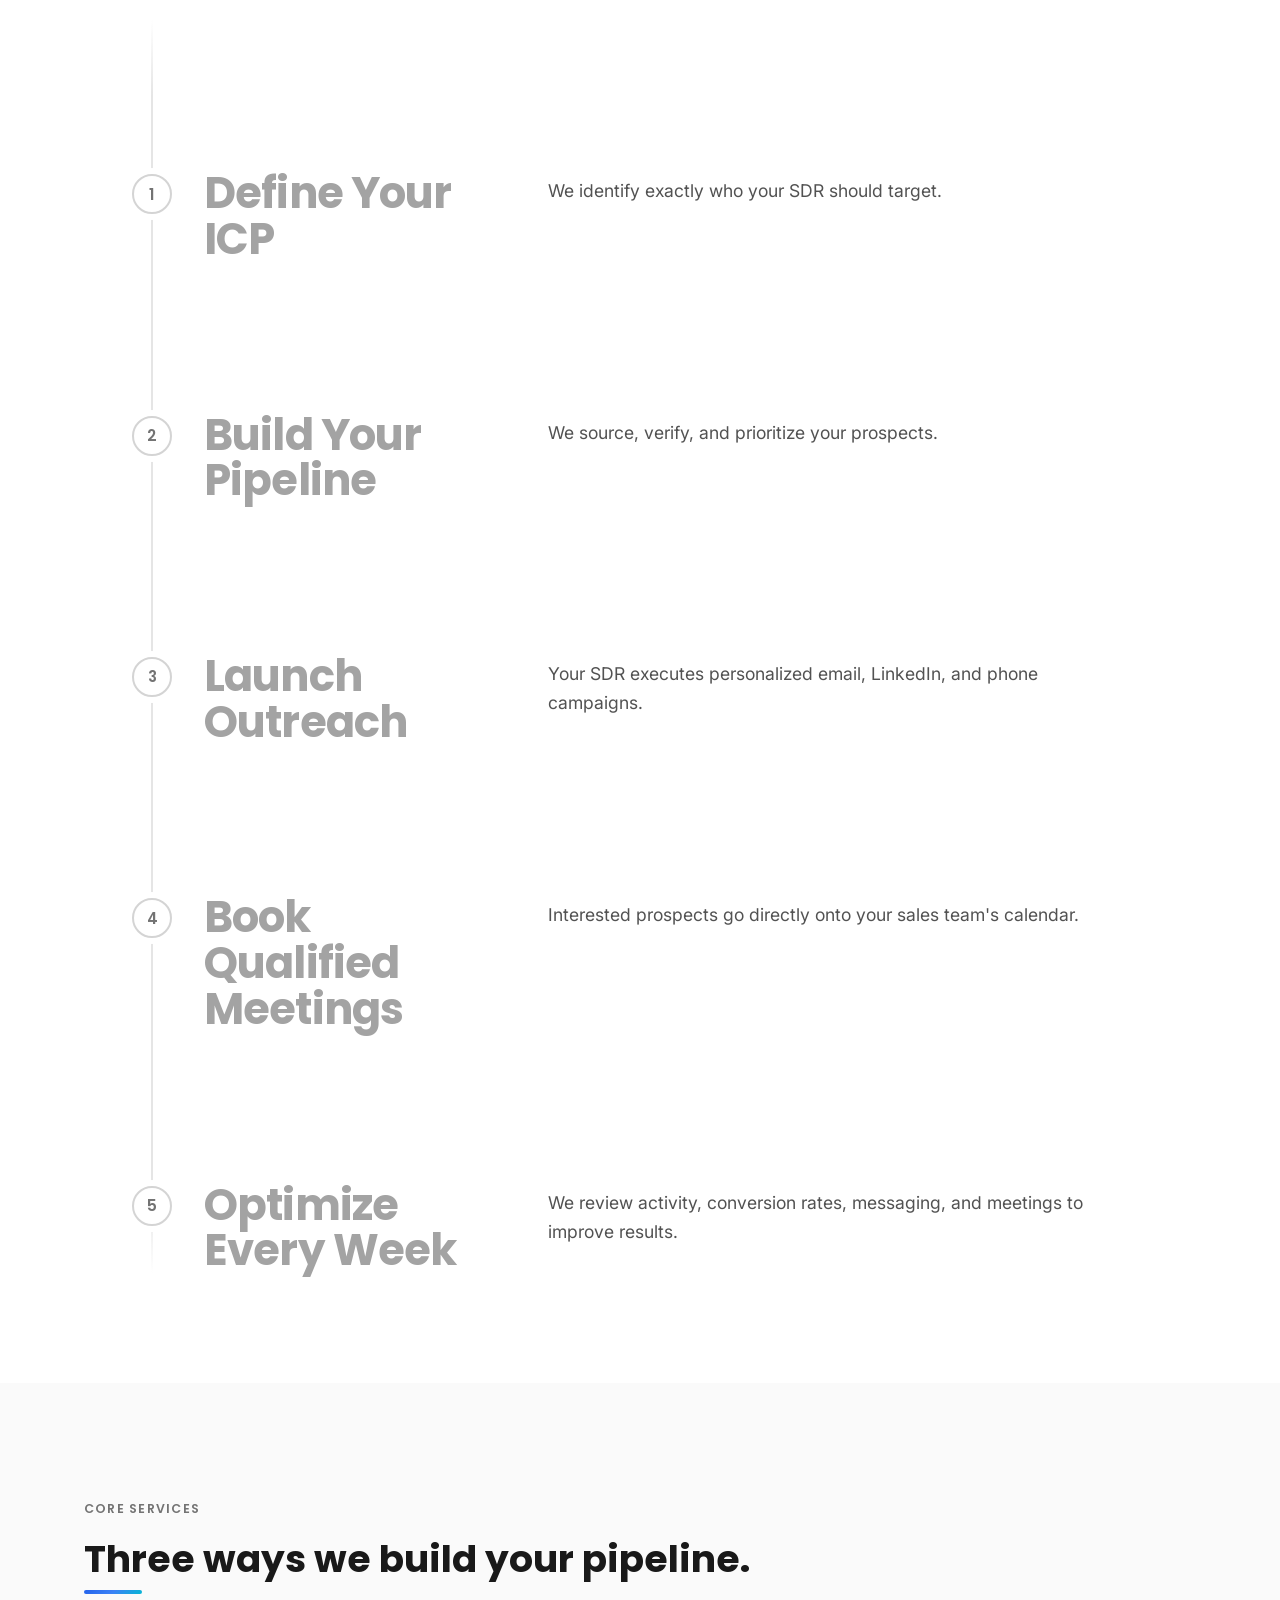
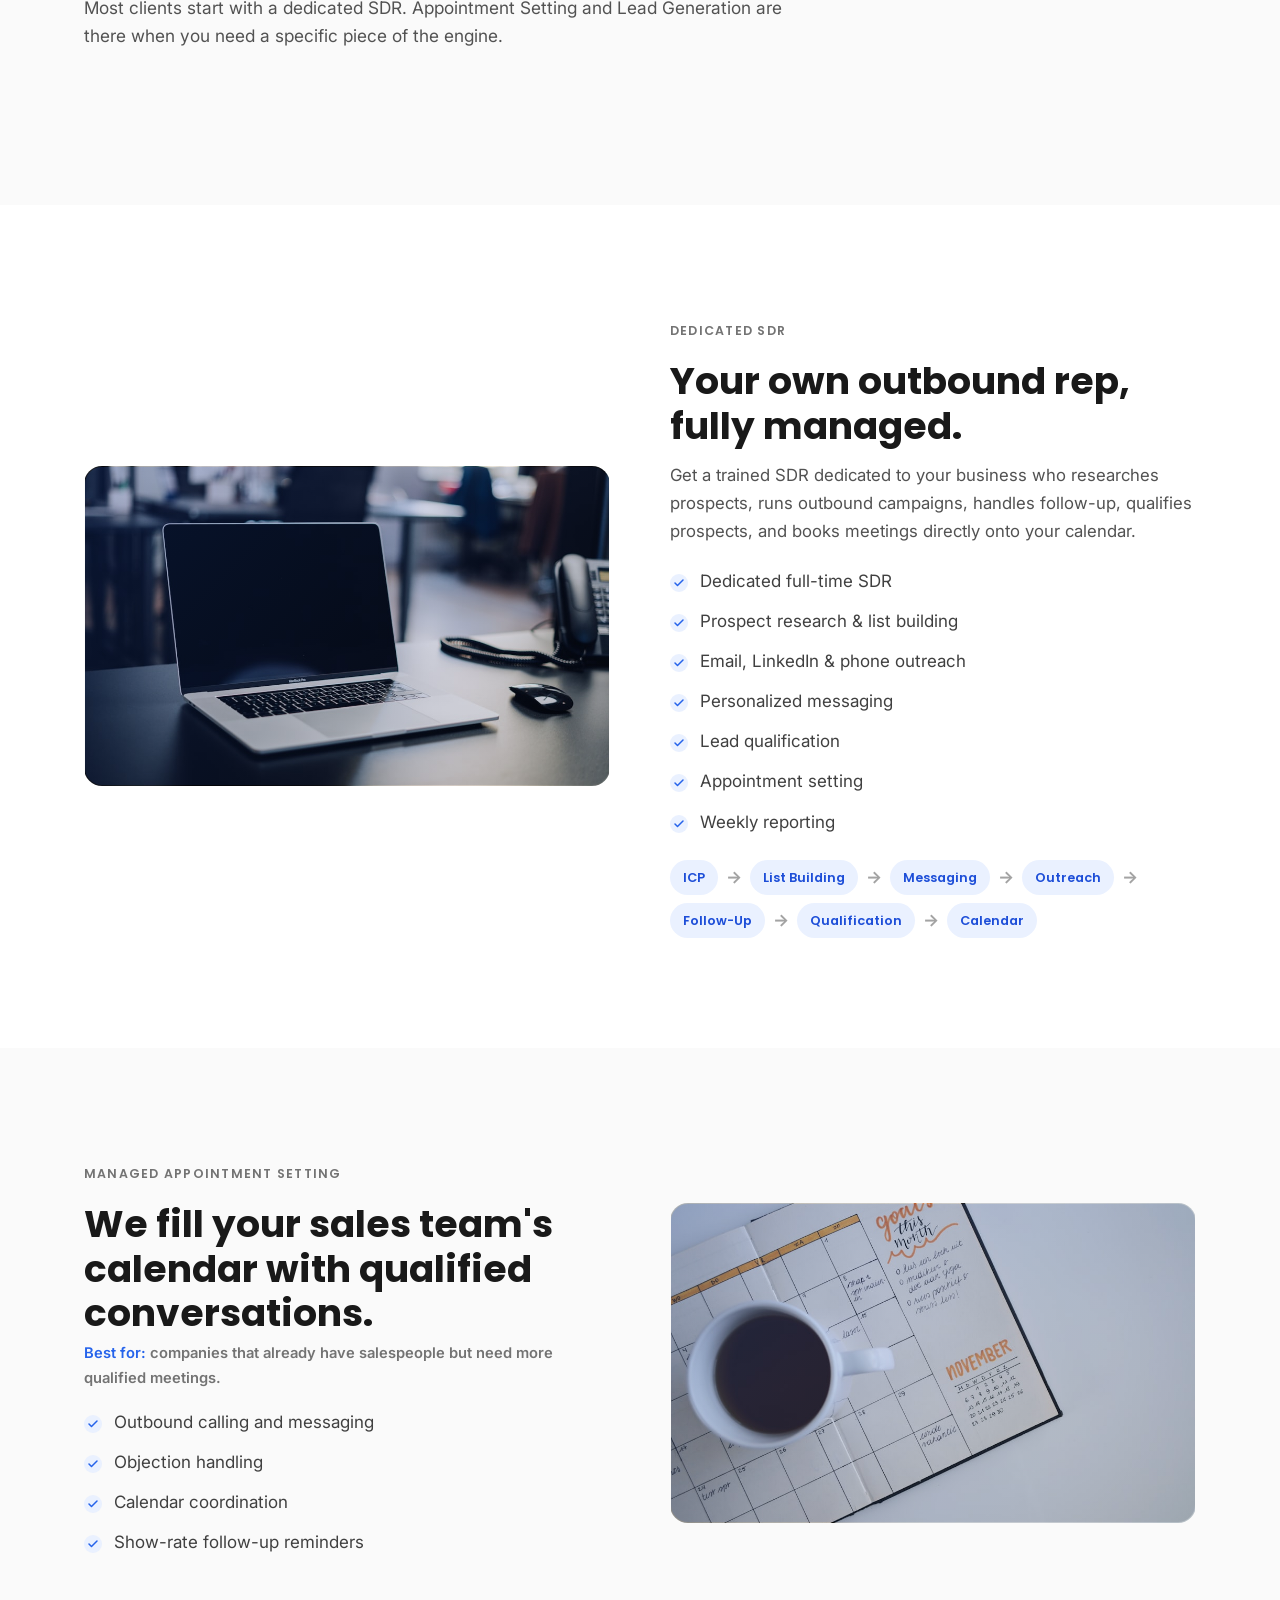
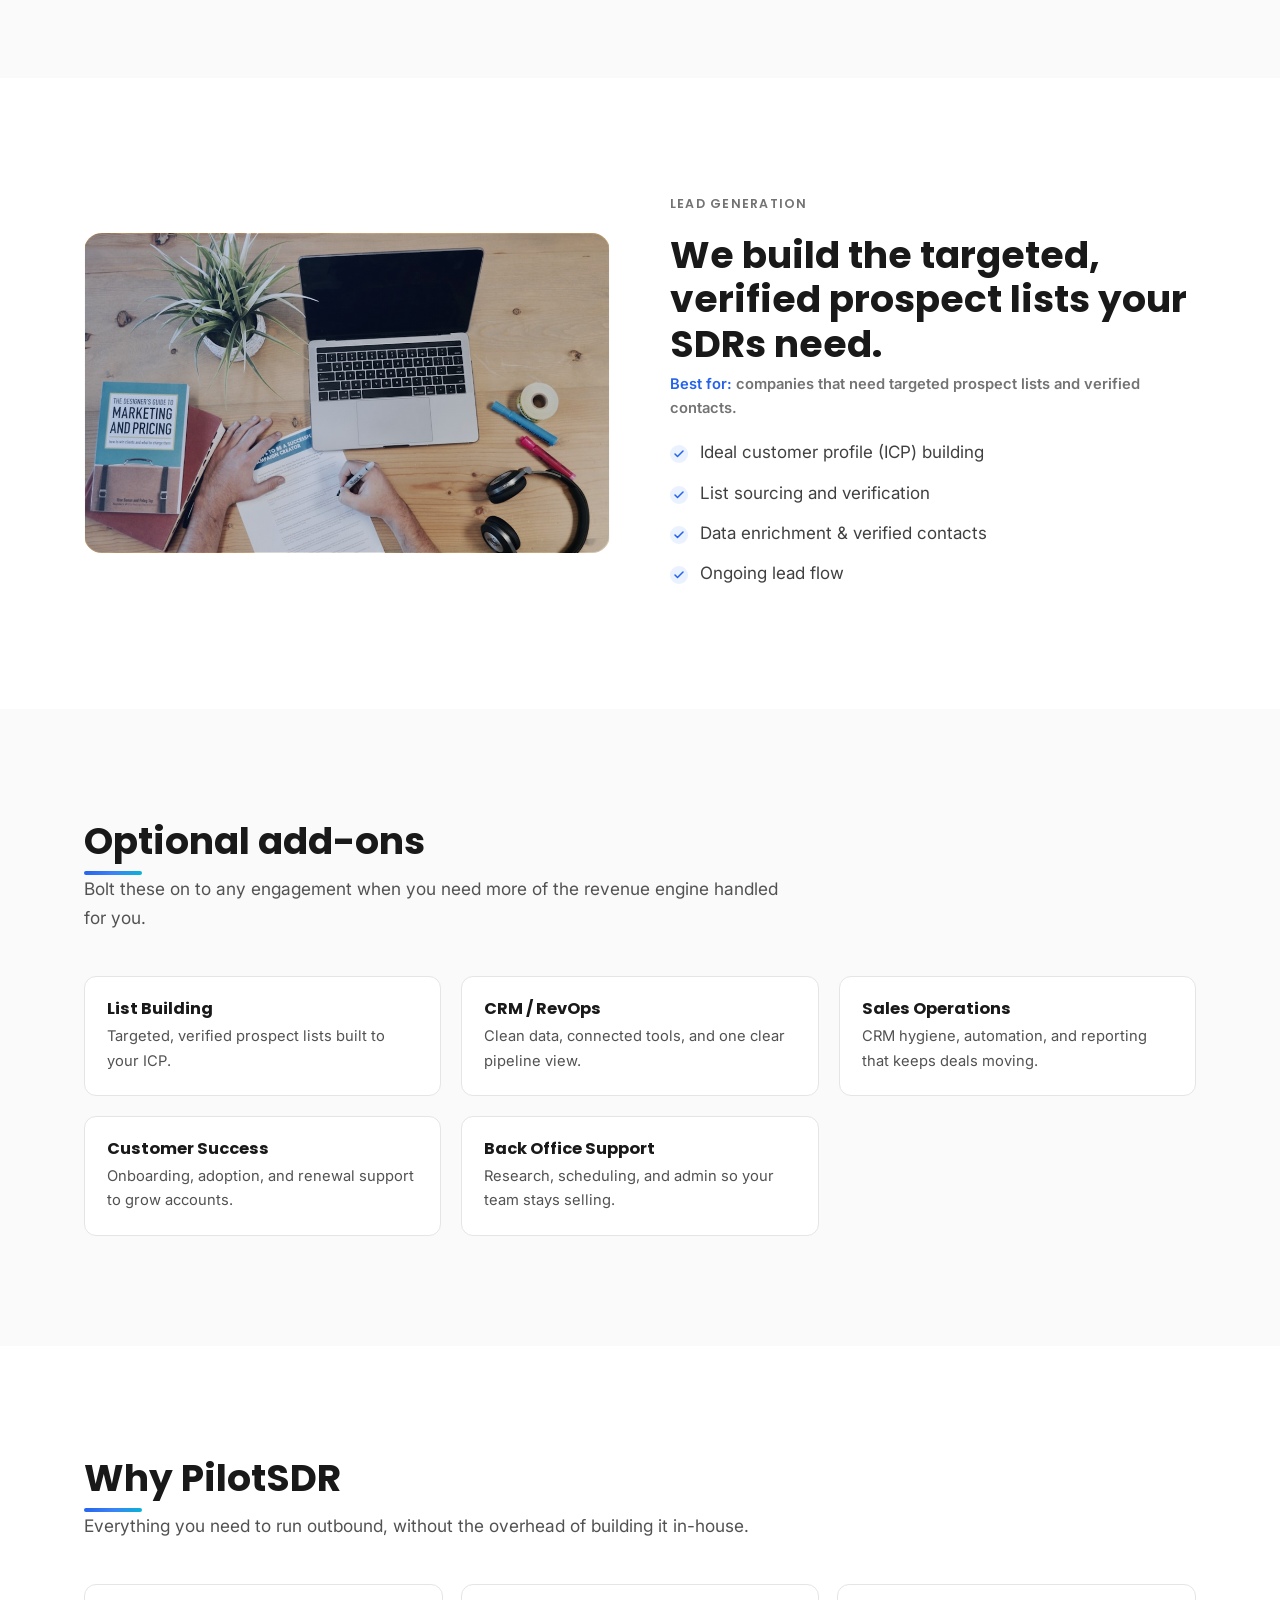
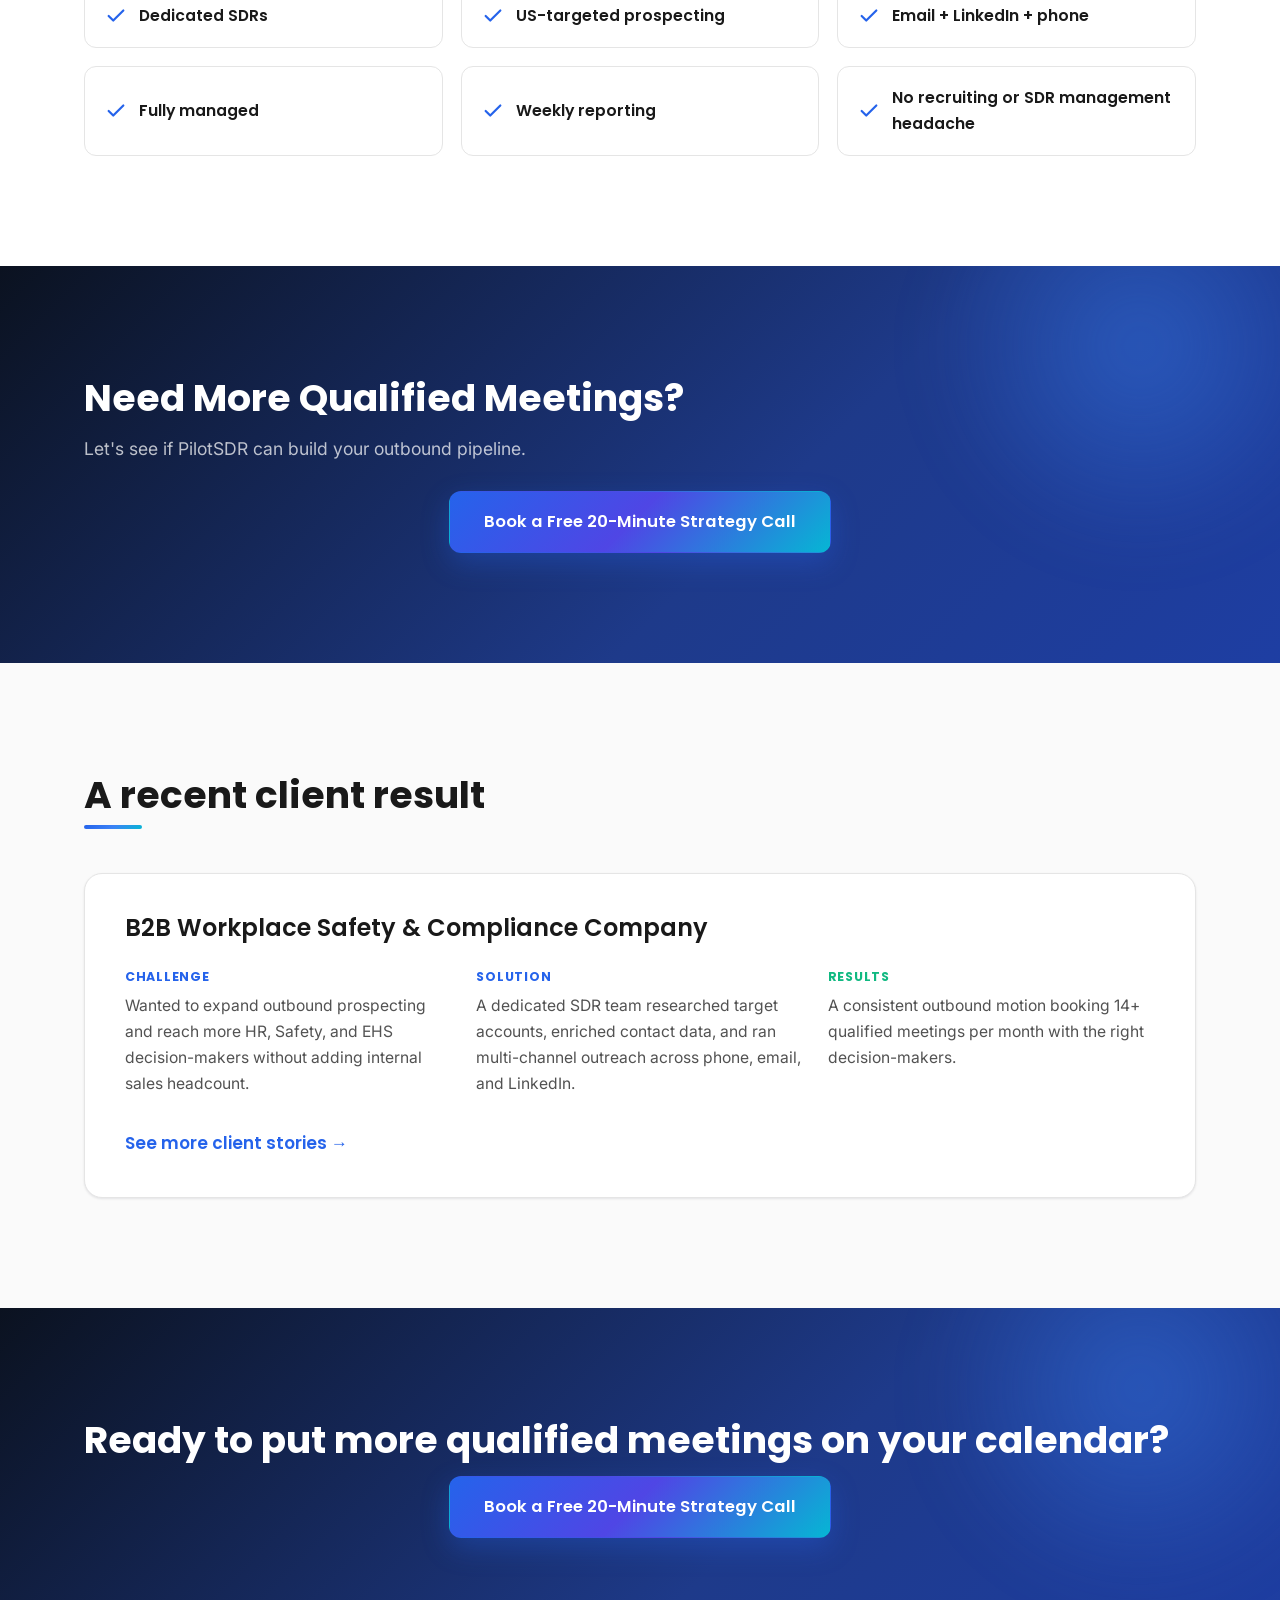
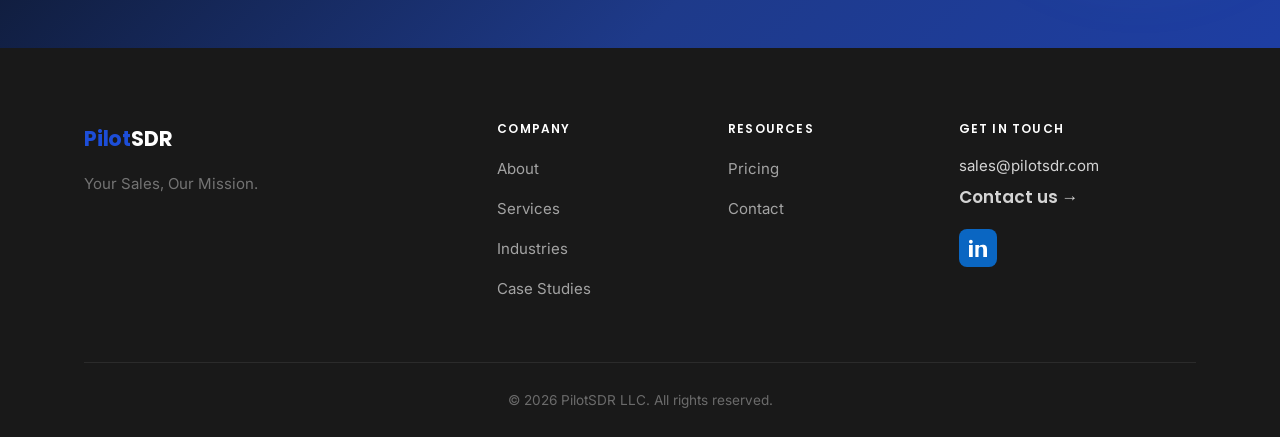
<file: services.html>
<!DOCTYPE html>
<html lang="en">
<head>
<!-- PilotSDR, Services -->
<meta charset="UTF-8" />
<meta name="viewport" content="width=device-width, initial-scale=1.0" />
<title>PilotSDR | Dedicated SDRs, Appointment Setting & Lead Generation</title>
<meta name="description" content="Build your outbound sales team without hiring one. Trained SDRs who find your prospects, run the outreach, and book qualified meetings directly onto your calendar." />
<meta property="og:title" content="PilotSDR | Dedicated SDRs, Appointment Setting & Lead Generation" />
<meta property="og:description" content="Build your outbound sales team without hiring one. Trained SDRs who find your prospects, run the outreach, and book qualified meetings onto your calendar." />
<meta property="og:type" content="website" />
<meta property="og:image" content="assets/og-services.png" />
<link rel="preconnect" href="https://fonts.googleapis.com" />
<link rel="preconnect" href="https://fonts.gstatic.com" crossorigin />
<link href="https://fonts.googleapis.com/css2?family=Poppins:wght@500;600;700;800&family=Inter:wght@400;500;600&display=swap" rel="stylesheet" />
<link rel="stylesheet" href="css/styles.css" />
<script type="application/ld+json">
{
  "@context": "https://schema.org",
  "@type": "Organization",
  "name": "PilotSDR LLC",
  "description": "PilotSDR helps B2B companies generate qualified pipeline through dedicated SDRs, BDRs, Customer Success, RevOps, and Sales Operations.",
  "url": "https://pilotsdr.com",
  "email": "sales@pilotsdr.com",
  "sameAs": ["https://www.linkedin.com/company/pilotsdr/"]
}
</script>

<!-- ===================== NAV ===================== -->
</head>
<body>
<header class="nav" id="nav" data-solid="true">
  <div class="container">
    <a href="index.html" class="logo">
      <img src="assets/logo-icon-t.png" class="logo-ico" alt="" />
      Pilot<b>SDR</b>
    </a>
    <nav class="nav-links" id="navLinks" aria-label="Primary">
      <a href="index.html">Home</a>
      <a href="about.html">About</a>
      <a href="services.html" class="active">Services</a>
      <a href="industries.html">Industries</a>
      <a href="case-studies.html">Case Studies</a>
      <a href="pricing.html">Pricing</a>
      <a href="contact.html">Contact</a>
      <a href="contact.html" class="btn btn-cta">Book a Strategy Call</a>
    </nav>
    <div class="nav-right">
      <a href="contact.html" class="btn btn-cta">Book a Strategy Call</a>
      <button class="nav-toggle" id="navToggle" aria-label="Menu" aria-expanded="false" aria-controls="navLinks"><span></span></button>
    </div>
  </div>
</header>

<!-- ===================== HERO ===================== -->
<section class="hero">
  <div class="container">
    <div class="page-hero reveal">
      <span class="eyebrow">Services</span>
      <h1>Build Your Outbound Sales Team Without Hiring One.</h1>
      <p class="sub">Trained SDRs who find your prospects, run the outreach, and book qualified meetings directly onto your calendar.</p>
      <div class="btn-row" style="margin-top:28px">
        <a href="contact.html" class="btn btn-cta btn-lg">Book a Free 20-Minute Strategy Call</a>
      </div>
    </div>
  </div>
</section>

<!-- ===================== PROOF / RESULTS ===================== -->
<section class="section section--light">
  <div class="container">
    <div class="proof reveal">
      <div class="big">14+</div>
      <div class="proof-lbl">Qualified Meetings Booked Per Month</div>
      <p class="proof-sub">Dedicated SDRs &nbsp;|&nbsp; Multi-channel outreach &nbsp;|&nbsp; Fully managed</p>
      <p class="proof-attr">Results for a B2B client</p>
    </div>
  </div>
</section>

<!-- ===================== CTA (after proof) ===================== -->
<section class="section cta-band">
  <div class="container reveal">
    <h2>Need More Qualified Meetings?</h2>
    <p>Let's see if PilotSDR can build your outbound pipeline.</p>
    <div class="btn-row center">
      <a href="contact.html" class="btn btn-cta btn-lg">Book a Free 20-Minute Strategy Call</a>
    </div>
  </div>
</section>

<!-- ===================== HOW IT WORKS ===================== -->
<section class="section">
  <div class="container">
    <div class="section-head reveal">
      <h2>How it works</h2>
      <p>Five steps from your first call to booked meetings on your calendar.</p>
    </div>
    <div class="timeline" id="timeline">
      <div class="tl-track"></div>
      <div class="tl-fill" id="tlFill"></div>
      <div class="tl-item">
        <div class="tl-node"><span class="tl-dot">1</span><h3 class="tl-title">Define Your ICP</h3></div>
        <div class="tl-body"><h3 class="tl-title-m">Define Your ICP</h3><p>We identify exactly who your SDR should target.</p></div>
      </div>
      <div class="tl-item">
        <div class="tl-node"><span class="tl-dot">2</span><h3 class="tl-title">Build Your Pipeline</h3></div>
        <div class="tl-body"><h3 class="tl-title-m">Build Your Pipeline</h3><p>We source, verify, and prioritize your prospects.</p></div>
      </div>
      <div class="tl-item">
        <div class="tl-node"><span class="tl-dot">3</span><h3 class="tl-title">Launch Outreach</h3></div>
        <div class="tl-body"><h3 class="tl-title-m">Launch Outreach</h3><p>Your SDR executes personalized email, LinkedIn, and phone campaigns.</p></div>
      </div>
      <div class="tl-item">
        <div class="tl-node"><span class="tl-dot">4</span><h3 class="tl-title">Book Qualified Meetings</h3></div>
        <div class="tl-body"><h3 class="tl-title-m">Book Qualified Meetings</h3><p>Interested prospects go directly onto your sales team's calendar.</p></div>
      </div>
      <div class="tl-item">
        <div class="tl-node"><span class="tl-dot">5</span><h3 class="tl-title">Optimize Every Week</h3></div>
        <div class="tl-body"><h3 class="tl-title-m">Optimize Every Week</h3><p>We review activity, conversion rates, messaging, and meetings to improve results.</p></div>
      </div>
    </div>
  </div>
</section>

<!-- ===================== CORE SERVICES ===================== -->
<section class="section section--light">
  <div class="container">
    <div class="section-head reveal">
      <span class="eyebrow">Core Services</span>
      <h2>Three ways we build your pipeline.</h2>
      <p>Most clients start with a dedicated SDR. Appointment Setting and Lead Generation are there when you need a specific piece of the engine.</p>
    </div>
  </div>
</section>

<!-- Core 1: Dedicated SDR -->
<section class="section">
  <div class="container">
    <div class="split reveal">
      <div class="split-media svc-media-1"></div>
      <div class="split-body">
        <span class="eyebrow">Dedicated SDR</span>
        <h2>Your own outbound rep, fully managed.</h2>
        <p class="desc">Get a trained SDR dedicated to your business who researches prospects, runs outbound campaigns, handles follow-up, qualifies prospects, and books meetings directly onto your calendar.</p>
        <ul class="check-list">
          <li>Dedicated full-time SDR</li>
          <li>Prospect research &amp; list building</li>
          <li>Email, LinkedIn &amp; phone outreach</li>
          <li>Personalized messaging</li>
          <li>Lead qualification</li>
          <li>Appointment setting</li>
          <li>Weekly reporting</li>
        </ul>
        <div class="process-flow">
          <span class="pstep">ICP</span><span class="parr">→</span>
          <span class="pstep">List Building</span><span class="parr">→</span>
          <span class="pstep">Messaging</span><span class="parr">→</span>
          <span class="pstep">Outreach</span><span class="parr">→</span>
          <span class="pstep">Follow-Up</span><span class="parr">→</span>
          <span class="pstep">Qualification</span><span class="parr">→</span>
          <span class="pstep">Calendar</span>
        </div>
      </div>
    </div>
  </div>
</section>

<!-- Core 2: Managed Appointment Setting -->
<section class="section section--light">
  <div class="container">
    <div class="split reverse reveal">
      <div class="split-media svc-media-8"></div>
      <div class="split-body">
        <span class="eyebrow">Managed Appointment Setting</span>
        <h2>We fill your sales team's calendar with qualified conversations.</h2>
        <p class="who-for"><b>Best for:</b> companies that already have salespeople but need more qualified meetings.</p>
        <ul class="check-list">
          <li>Outbound calling and messaging</li>
          <li>Objection handling</li>
          <li>Calendar coordination</li>
          <li>Show-rate follow-up reminders</li>
        </ul>
      </div>
    </div>
  </div>
</section>

<!-- Core 3: Lead Generation -->
<section class="section">
  <div class="container">
    <div class="split reveal">
      <div class="split-media svc-media-7"></div>
      <div class="split-body">
        <span class="eyebrow">Lead Generation</span>
        <h2>We build the targeted, verified prospect lists your SDRs need.</h2>
        <p class="who-for"><b>Best for:</b> companies that need targeted prospect lists and verified contacts.</p>
        <ul class="check-list">
          <li>Ideal customer profile (ICP) building</li>
          <li>List sourcing and verification</li>
          <li>Data enrichment &amp; verified contacts</li>
          <li>Ongoing lead flow</li>
        </ul>
      </div>
    </div>
  </div>
</section>

<!-- ===================== OPTIONAL ADD-ONS ===================== -->
<section class="section section--light">
  <div class="container">
    <div class="section-head reveal">
      <h2>Optional add-ons</h2>
      <p>Bolt these on to any engagement when you need more of the revenue engine handled for you.</p>
    </div>
    <div class="addon-grid reveal">
      <div class="addon"><h4>List Building</h4><p>Targeted, verified prospect lists built to your ICP.</p></div>
      <div class="addon"><h4>CRM / RevOps</h4><p>Clean data, connected tools, and one clear pipeline view.</p></div>
      <div class="addon"><h4>Sales Operations</h4><p>CRM hygiene, automation, and reporting that keeps deals moving.</p></div>
      <div class="addon"><h4>Customer Success</h4><p>Onboarding, adoption, and renewal support to grow accounts.</p></div>
      <div class="addon"><h4>Back Office Support</h4><p>Research, scheduling, and admin so your team stays selling.</p></div>
    </div>
  </div>
</section>

<!-- ===================== WHY PILOTSDR ===================== -->
<section class="section">
  <div class="container">
    <div class="section-head reveal">
      <h2>Why PilotSDR</h2>
      <p>Everything you need to run outbound, without the overhead of building it in-house.</p>
    </div>
    <div class="why-grid reveal">
      <div class="why-item"><svg viewBox="0 0 24 24" fill="none" stroke="currentColor" stroke-width="2.4" stroke-linecap="round" stroke-linejoin="round"><polyline points="20 6 9 17 4 12"/></svg><span>Dedicated SDRs</span></div>
      <div class="why-item"><svg viewBox="0 0 24 24" fill="none" stroke="currentColor" stroke-width="2.4" stroke-linecap="round" stroke-linejoin="round"><polyline points="20 6 9 17 4 12"/></svg><span>US-targeted prospecting</span></div>
      <div class="why-item"><svg viewBox="0 0 24 24" fill="none" stroke="currentColor" stroke-width="2.4" stroke-linecap="round" stroke-linejoin="round"><polyline points="20 6 9 17 4 12"/></svg><span>Email + LinkedIn + phone</span></div>
      <div class="why-item"><svg viewBox="0 0 24 24" fill="none" stroke="currentColor" stroke-width="2.4" stroke-linecap="round" stroke-linejoin="round"><polyline points="20 6 9 17 4 12"/></svg><span>Fully managed</span></div>
      <div class="why-item"><svg viewBox="0 0 24 24" fill="none" stroke="currentColor" stroke-width="2.4" stroke-linecap="round" stroke-linejoin="round"><polyline points="20 6 9 17 4 12"/></svg><span>Weekly reporting</span></div>
      <div class="why-item"><svg viewBox="0 0 24 24" fill="none" stroke="currentColor" stroke-width="2.4" stroke-linecap="round" stroke-linejoin="round"><polyline points="20 6 9 17 4 12"/></svg><span>No recruiting or SDR management headache</span></div>
    </div>
  </div>
</section>

<!-- ===================== CTA (after Why) ===================== -->
<section class="section cta-band">
  <div class="container reveal">
    <h2>Need More Qualified Meetings?</h2>
    <p>Let's see if PilotSDR can build your outbound pipeline.</p>
    <div class="btn-row center">
      <a href="contact.html" class="btn btn-cta btn-lg">Book a Free 20-Minute Strategy Call</a>
    </div>
  </div>
</section>

<!-- ===================== CASE STUDY / RESULTS ===================== -->
<section class="section section--light">
  <div class="container">
    <div class="section-head reveal">
      <h2>A recent client result</h2>
    </div>
    <div class="case reveal">
      <h3>B2B Workplace Safety &amp; Compliance Company</h3>
      <div class="case-grid">
        <div class="case-block"><span class="k">Challenge</span><p>Wanted to expand outbound prospecting and reach more HR, Safety, and EHS decision-makers without adding internal sales headcount.</p></div>
        <div class="case-block"><span class="k">Solution</span><p>A dedicated SDR team researched target accounts, enriched contact data, and ran multi-channel outreach across phone, email, and LinkedIn.</p></div>
        <div class="case-block res"><span class="k">Results</span><p>A consistent outbound motion booking 14+ qualified meetings per month with the right decision-makers.</p></div>
      </div>
      <a href="case-studies.html" class="arrow-link">See more client stories →</a>
    </div>
  </div>
</section>

<!-- ===================== FINAL CTA ===================== -->
<section class="section cta-band">
  <div class="container reveal">
    <h2>Ready to put more qualified meetings on your calendar?</h2>
    <div class="btn-row center">
      <a href="contact.html" class="btn btn-cta btn-lg">Book a Free 20-Minute Strategy Call</a>
    </div>
  </div>
</section>

<!-- ===================== FOOTER ===================== -->
<footer class="footer">
  <div class="container">
    <div class="footer-grid">
      <div>
        <a href="index.html" class="logo">Pilot<b>SDR</b></a>
        <p class="brand-line">Your Sales, Our Mission.</p>
      </div>
      <div>
        <h5>Company</h5>
        <ul><li><a href="about.html">About</a></li><li><a href="services.html">Services</a></li><li><a href="industries.html">Industries</a></li><li><a href="case-studies.html">Case Studies</a></li></ul>
      </div>
      <div>
        <h5>Resources</h5>
        <ul><li><a href="pricing.html">Pricing</a></li><li><a href="contact.html">Contact</a></li></ul>
      </div>
      <div class="col-cta">
        <h5>Get in touch</h5>
        <a href="mailto:sales@pilotsdr.com" class="fmail">sales@pilotsdr.com</a>
        <a href="contact.html" class="arrow-link">Contact us →</a>
        <div class="socials" style="margin-top:18px">
          <a class="social-li" href="https://www.linkedin.com/company/pilotsdr/" target="_blank" rel="noopener" aria-label="LinkedIn"><svg viewBox="0 0 24 24" fill="currentColor"><path d="M4.98 3.5C4.98 4.88 3.87 6 2.5 6S0 4.88 0 3.5 1.12 1 2.5 1s2.48 1.12 2.48 2.5zM.02 8h4.96v16H.02V8zM8.5 8h4.75v2.19h.07c.66-1.25 2.28-2.57 4.69-2.57C22.9 7.62 24 10.13 24 14.02V24h-4.96v-8.85c0-2.11-.04-4.83-2.94-4.83-2.94 0-3.39 2.3-3.39 4.68V24H8.5V8z"/></svg></a>
        </div>
      </div>
    </div>
    <div class="footer-bottom">© 2026 PilotSDR LLC. All rights reserved.</div>
  </div>
</footer>

<script src="js/main.js"></script>
</body>
</html>
</file>
<file: css/styles.css>
/* ============================================================
   PilotSDR, Design System (per Build Guide)
   Clean · white · minimal. Colors, fonts, buttons, animations,
   and spacing follow the document exactly.
   ============================================================ */

:root {
  /* Colors (from the guide) */
  --blue:        #2563EB; /* the one brand accent: links, key marks */
  --dark:        #191919; /* headings, main text (true neutral, not slate) */
  --light-bg:    #fafafa; /* light section surface (true neutral) */
  --accent-blue: #1d4ed8; /* link hover */
  --green:       #10B981; /* primary action button only */
  --green-dark:  #0e9f70;

  --white:   #ffffff;
  --gray-100:#f5f5f5;
  --gray-200:#e5e5e5;
  --gray-300:#d4d4d4;
  --gray-400:#a3a3a3;
  --gray-500:#737373;
  --gray-600:#525252;
  --gray-700:#404040;

  --font-head: 'Poppins', -apple-system, BlinkMacSystemFont, 'Segoe UI', sans-serif;
  --font-body: 'Inter', -apple-system, BlinkMacSystemFont, 'Segoe UI', sans-serif;

  --radius: 12px;                 /* rounded corners on buttons/cards */
  --radius-lg: 18px;
  --shadow-sm: 0 1px 3px rgba(17,24,39,.06), 0 1px 2px rgba(17,24,39,.04);
  --shadow:    0 6px 20px rgba(17,24,39,.07);
  --shadow-md: 0 12px 34px rgba(17,24,39,.10);
  --shadow-cta:0 6px 18px rgba(16,185,129,.28);

  --nav-h: 76px;
  --section-pad: 110px;           /* big padding above/below sections */
  --maxw: 1160px;
}

*, *::before, *::after { margin: 0; padding: 0; box-sizing: border-box; }
html { scroll-behavior: smooth; -webkit-text-size-adjust: 100%; scroll-padding-top: 90px; }
body {
  font-family: var(--font-body);
  color: var(--gray-600);
  background: var(--white);
  line-height: 1.65;
  font-size: 17px;
  -webkit-font-smoothing: antialiased;
  overflow-x: clip; /* prevents h-scroll without breaking position:sticky */
}
img, svg { display: block; max-width: 100%; }
a { color: var(--blue); text-decoration: none; transition: color .2s ease; }
a:hover { color: var(--accent-blue); }
ul { list-style: none; }

h1, h2, h3, h4, h5 { font-family: var(--font-head); color: var(--dark); font-weight: 700; line-height: 1.18; letter-spacing: 0; }
h1 { font-size: clamp(2.15rem, 4.4vw, 3.15rem); font-weight: 700; line-height: 1.12; }
h2 { font-size: clamp(1.7rem, 3.2vw, 2.35rem); font-weight: 700; }
h3 { font-size: clamp(1.1rem, 1.8vw, 1.3rem); font-weight: 600; }
p  { color: var(--gray-600); }

/* ---------- Layout ---------- */
.container { max-width: var(--maxw); margin: 0 auto; padding: 0 24px; }
.section { padding: var(--section-pad) 0; }
.section--light { background: var(--light-bg); }
.narrow { max-width: 760px; margin-inline: auto; }
.center { text-align: center; }

.section-head { max-width: 720px; margin: 0 0 44px; text-align: left; }
.section-head h2 { margin-bottom: 12px; }
.section-head p { font-size: 1.08rem; color: var(--gray-600); }

.eyebrow { display: inline-block; font-family: var(--font-head); font-weight: 600; font-size: .78rem; letter-spacing: .1em; text-transform: uppercase; color: var(--gray-500); margin-bottom: 18px; }

/* plain text lists (replace icon-per-feature grids) */
.lede { font-size: 1.14rem; color: var(--gray-600); max-width: 660px; margin-bottom: 34px; }
.points { display: grid; gap: 22px; max-width: 860px; }
.points.two { grid-template-columns: 1fr 1fr; gap: 26px 52px; }
.points .pt strong { display: block; font-family: var(--font-head); font-weight: 600; font-size: 1.05rem; color: var(--dark); margin-bottom: 4px; }
.points .pt p { color: var(--gray-600); font-size: .99rem; }
.arrow-link { font-family: var(--font-head); font-weight: 600; color: var(--blue); display: inline-flex; gap: 7px; margin-top: 6px; }
.arrow-link:hover { gap: 11px; }
@media (max-width: 700px) { .points.two { grid-template-columns: 1fr; gap: 20px; } }

/* ---------- Buttons ---------- */
.btn {
  display: inline-flex; align-items: center; justify-content: center; gap: 8px;
  font-family: var(--font-head); font-weight: 600; font-size: .96rem;
  padding: 13px 24px; border-radius: var(--radius); border: 1.5px solid transparent;
  cursor: pointer; white-space: nowrap;
  transition: transform .16s ease, background .16s ease, color .16s ease, border-color .16s ease;
}
.btn:hover { transform: translateY(-1px); }               /* subtle lift, no glow */
.btn-cta { background: var(--green); color: #fff; }        /* primary action, green */
.btn-cta:hover { background: var(--green-dark); color: #fff; }
.btn-primary { background: var(--blue); color: #fff; }
.btn-primary:hover { background: var(--accent-blue); color: #fff; }
.btn-outline { background: #fff; color: var(--dark); border-color: var(--gray-300); }
.btn-outline:hover { border-color: var(--dark); color: var(--dark); }
.btn-outline-light { background: transparent; color: #fff; border-color: rgba(255,255,255,.5); box-shadow: none; }
.btn-outline-light:hover { border-color: #fff; background: rgba(255,255,255,.08); color: #fff; }
.btn-lg { padding: 16px 34px; font-size: 1.04rem; }
.btn-row { display: flex; gap: 16px; flex-wrap: wrap; }
.btn-row.center { justify-content: center; }

/* ============================================================
   NAV, sticky, transparent on hero → solid on scroll
   ============================================================ */
.nav { position: fixed; inset: 0 0 auto 0; height: var(--nav-h); z-index: 1000; display: flex; align-items: center; background: transparent; border-bottom: 1px solid transparent; transition: background .3s ease, box-shadow .3s ease, border-color .3s ease; }
.nav.solid { background: #fff; border-bottom-color: var(--gray-200); box-shadow: var(--shadow-sm); }
.nav .container { display: flex; align-items: center; justify-content: space-between; width: 100%; }

/* logo, renders "PilotSDR" as one word (gap:0 between text parts) */
.logo { display: inline-flex; align-items: center; gap: 0; font-family: var(--font-head); font-weight: 700; font-size: 1.32rem; color: var(--blue); letter-spacing: -0.01em; }
.logo-ico { height: 34px; width: auto; margin-right: 11px; display: block; }
.logo b { color: var(--dark); font-weight: 700; }

.nav-links { display: flex; align-items: center; gap: 26px; }
.nav-links > .btn-cta { display: none; }
.nav-links a { font-family: var(--font-head); font-weight: 500; font-size: .92rem; color: var(--gray-600); position: relative; white-space: nowrap; }
.nav-links a:hover, .nav-links a.active { color: var(--dark); }
.nav-links a.active::after { content: ""; position: absolute; left: 0; right: 0; bottom: -7px; height: 2px; background: var(--blue); }
.nav-right { display: flex; align-items: center; gap: 18px; }
.nav-phone { display: none; }
.nav .btn-cta { padding: 10px 18px; font-size: .9rem; }

.nav-toggle { display: none; background: none; border: none; cursor: pointer; width: 44px; height: 44px; border-radius: 10px; align-items: center; justify-content: center; }
.nav-toggle span, .nav-toggle span::before, .nav-toggle span::after { display: block; width: 22px; height: 2px; background: var(--dark); border-radius: 2px; transition: .3s; }
.nav-toggle span { position: relative; }
.nav-toggle span::before, .nav-toggle span::after { content: ""; position: absolute; left: 0; }
.nav-toggle span::before { top: -7px; }
.nav-toggle span::after  { top: 7px; }
.nav-toggle.open span { background: transparent; }
.nav-toggle.open span::before { top: 0; transform: rotate(45deg); }
.nav-toggle.open span::after  { top: 0; transform: rotate(-45deg); }

@media (max-width: 940px) {
  .nav-links { position: fixed; top: var(--nav-h); left: 0; right: 0; background: #fff; border-bottom: 1px solid var(--gray-200); flex-direction: column; align-items: stretch; gap: 0; padding: 12px 24px 26px; box-shadow: var(--shadow-md); transform: translateY(-150%); transition: transform .35s cubic-bezier(.4,0,.2,1); max-height: calc(100vh - var(--nav-h)); overflow-y: auto; }
  .nav-links.open { transform: translateY(0); }
  .nav-links a { padding: 14px 2px; border-bottom: 1px solid var(--gray-100); font-size: 1.02rem; }
  .nav-links a.active::after { display: none; }
  .nav-links > .btn-cta { display: inline-flex; margin-top: 16px; }
  .nav-toggle { display: inline-flex; }
  .nav-right .btn-cta { display: none; }
}

/* ============================================================
   HERO
   ============================================================ */
.hero { position: relative; padding: calc(var(--nav-h) + 76px) 0 84px; background: var(--white); }
.hero--home { background: var(--white); }
.blob { display: none; }
.hero .container { position: relative; z-index: 2; }

.hero-inner { max-width: 820px; margin: 0 auto; text-align: center; }
.hero-inner h1 { margin-bottom: 20px; }
.hero-inner .sub { font-size: 1.18rem; color: var(--gray-600); max-width: 640px; margin: 0 auto 32px; }
.hero-inner .btn-row { justify-content: center; align-items: center; }
.page-hero { text-align: left; max-width: 780px; }
.page-hero h1 { margin-bottom: 16px; }
.page-hero .sub { font-size: 1.15rem; color: var(--gray-600); max-width: 640px; margin: 0; }

/* ============================================================
   CARDS & GRIDS
   ============================================================ */
.grid { display: grid; gap: 26px; }
.grid-2 { grid-template-columns: repeat(2,1fr); }
.grid-3 { grid-template-columns: repeat(3,1fr); }
.grid-4 { grid-template-columns: repeat(4,1fr); }

.card { background: #fff; border: 1px solid var(--gray-200); border-radius: var(--radius-lg); padding: 32px 28px; box-shadow: var(--shadow-sm); transition: transform .28s ease, box-shadow .28s ease, border-color .28s ease; }
.card:hover { transform: translateY(-6px) scale(1.01); box-shadow: var(--shadow-md); border-color: #dbe6ff; }  /* small scale-up on hover */
.card h3 { margin-bottom: 10px; }
.card p { font-size: .98rem; }

.icon-badge { width: 52px; height: 52px; border-radius: 12px; display: inline-flex; align-items: center; justify-content: center; background: var(--gray-100); color: var(--dark); margin-bottom: 18px; }
.icon-badge svg { width: 24px; height: 24px; }
.icon-badge.green { background: var(--gray-100); color: var(--dark); }

.tag-card { background: #fff; border: 1px solid var(--gray-200); border-radius: var(--radius); padding: 24px 20px; display: flex; align-items: center; gap: 15px; font-family: var(--font-head); font-weight: 600; color: var(--dark); box-shadow: var(--shadow-sm); transition: transform .25s ease, box-shadow .25s ease, border-color .25s ease; }
.tag-card:hover { transform: translateY(-5px) scale(1.01); box-shadow: var(--shadow); border-color: #dbe6ff; }
.tag-card .icon-badge { margin: 0; flex: 0 0 auto; width: 46px; height: 46px; }

/* ============================================================
   TRUST BAR
   ============================================================ */
.trust { padding: 52px 0; background: #fff; border-bottom: 1px solid var(--gray-100); }
.trust p.label { text-align: center; color: var(--gray-400); font-size: .82rem; letter-spacing: .12em; text-transform: uppercase; font-weight: 600; margin-bottom: 28px; }
.logos { display: flex; flex-wrap: wrap; justify-content: center; align-items: center; gap: 18px 42px; }
.logo-ph { height: 40px; min-width: 128px; border-radius: 8px; background: var(--gray-100); color: var(--gray-400); display: flex; align-items: center; justify-content: center; font-family: var(--font-head); font-weight: 600; font-size: .9rem; }

/* ============================================================
   HOW IT WORKS, steps
   ============================================================ */
.steps { display: grid; grid-template-columns: repeat(4,1fr); gap: 26px; position: relative; }
.step { position: relative; }
.step .num { width: 44px; height: 44px; border-radius: 50%; background: var(--dark); color: #fff; font-family: var(--font-head); font-weight: 600; font-size: 1.05rem; display: flex; align-items: center; justify-content: center; margin-bottom: 18px; }
.step h3 { margin-bottom: 8px; }
.step p { font-size: .96rem; }

/* ============================================================
   RESULTS / STATS
   ============================================================ */
.stats { display: grid; grid-template-columns: repeat(3,1fr); gap: 26px; }
.stat { text-align: center; padding: 16px; }
.stat .big { font-family: var(--font-head); font-weight: 800; font-size: clamp(2.6rem,6vw,3.8rem); color: var(--blue); line-height: 1; letter-spacing: -.03em; }
.stat .lbl { margin-top: 12px; color: var(--gray-500); font-weight: 500; }

/* ============================================================
   TESTIMONIALS
   ============================================================ */
.quote-card { background: #fff; border: 1px solid var(--gray-200); border-radius: var(--radius-lg); padding: 30px 28px; box-shadow: var(--shadow-sm); transition: transform .28s ease, box-shadow .28s ease; }
.quote-card:hover { transform: translateY(-6px); box-shadow: var(--shadow-md); }
.quote-card .stars { color: #f5b301; margin-bottom: 14px; letter-spacing: 2px; }
.quote-card blockquote { font-size: 1.04rem; color: var(--gray-700); line-height: 1.6; margin-bottom: 22px; }
.quote-card .who { display: flex; align-items: center; gap: 14px; }
.avatar { width: 46px; height: 46px; border-radius: 50%; background: var(--gray-200); flex: 0 0 auto; }
.who .name { font-family: var(--font-head); font-weight: 600; color: var(--dark); font-size: .95rem; }
.who .role { font-size: .85rem; color: var(--gray-500); }

/* ============================================================
   FINAL CTA, dark / blue gradient
   ============================================================ */
.cta-band { background: var(--dark); color: #fff; }
.cta-band h2 { color: #fff; margin-bottom: 14px; }
.cta-band p { color: rgba(255,255,255,.72); max-width: 560px; margin: 0 0 28px; font-size: 1.1rem; }

/* ============================================================
   SERVICES PAGE, alternating rows
   ============================================================ */
.split { display: grid; grid-template-columns: 1fr 1fr; gap: 60px; align-items: center; }
.split.reverse .split-media { order: 2; }
.split-media { background: var(--light-bg); border: 1px solid var(--gray-200); border-radius: var(--radius-lg); min-height: 300px; display: flex; align-items: center; justify-content: center; }
.split-media .icon-badge { width: 96px; height: 96px; border-radius: 24px; margin: 0; }
.split-media .icon-badge svg { width: 46px; height: 46px; }
.split-body h2 { margin-bottom: 14px; }
.split-body .desc { margin-bottom: 22px; font-size: 1.05rem; }
.check-list li { position: relative; padding-left: 30px; margin-bottom: 12px; color: var(--gray-700); }
.check-list li::before { content: ""; position: absolute; left: 0; top: 7px; width: 18px; height: 18px; border-radius: 50%; background: #eaf1ff; background-image: url("data:image/svg+xml,%3Csvg xmlns='http://www.w3.org/2000/svg' width='12' height='12' viewBox='0 0 24 24' fill='none' stroke='%232563EB' stroke-width='3' stroke-linecap='round' stroke-linejoin='round'%3E%3Cpolyline points='20 6 9 17 4 12'/%3E%3C/svg%3E"); background-repeat: no-repeat; background-position: center; }

/* ============================================================
   INDUSTRIES / CASE STUDY
   ============================================================ */
.phc { display: flex; flex-direction: column; gap: 16px; }
.phc .k { font-family: var(--font-head); font-weight: 700; font-size: .8rem; letter-spacing: .06em; text-transform: uppercase; display: block; margin-bottom: 4px; }
.phc .k.pain { color: #ef4444; }
.phc .k.help { color: var(--blue); }
.phc .k.out  { color: var(--green); }
.phc .row p { color: var(--gray-600); font-size: .96rem; }

.case { background: #fff; border: 1px solid var(--gray-200); border-radius: var(--radius-lg); padding: 40px; box-shadow: var(--shadow-sm); }
.case + .case { margin-top: 30px; }
.case h3 { margin-bottom: 24px; font-size: 1.5rem; }
.case-grid { display: grid; grid-template-columns: repeat(3,1fr); gap: 24px; margin-bottom: 26px; }
.case-block .k { font-family: var(--font-head); font-weight: 700; font-size: .78rem; letter-spacing: .06em; text-transform: uppercase; color: var(--blue); margin-bottom: 6px; display: block; }
.case-block.res .k { color: var(--green); }
.case-block p { font-size: .98rem; }
.case-quote { border-left: 3px solid var(--green); padding: 6px 0 6px 20px; font-style: italic; color: var(--gray-700); margin-bottom: 24px; }
.case-quote cite { display: block; font-style: normal; font-size: .86rem; color: var(--gray-500); margin-top: 8px; }

/* ============================================================
   PRICING
   ============================================================ */
.pricing-grid { display: grid; grid-template-columns: repeat(3,1fr); gap: 26px; align-items: stretch; }
.price-card { background: #fff; border: 1px solid var(--gray-200); border-radius: var(--radius-lg); padding: 36px 30px; display: flex; flex-direction: column; box-shadow: var(--shadow-sm); transition: transform .28s ease, box-shadow .28s ease; }
.price-card:hover { transform: translateY(-6px); box-shadow: var(--shadow-md); }
.price-card h3 { font-size: 1.5rem; margin-bottom: 6px; }
.price-card .tagline { color: var(--gray-500); font-size: .95rem; min-height: 44px; margin-bottom: 18px; }
.price-card .price { font-family: var(--font-head); font-weight: 700; font-size: 1.1rem; color: var(--dark); padding-bottom: 22px; margin-bottom: 22px; border-bottom: 1px solid var(--gray-200); }
.price-card ul { margin-bottom: 28px; flex: 1; }
.price-card ul li { position: relative; padding-left: 28px; margin-bottom: 12px; color: var(--gray-700); font-size: .96rem; }
.price-card ul li::before { content: ""; position: absolute; left: 0; top: 6px; width: 16px; height: 16px; border-radius: 50%; background: #eaf1ff; background-image: url("data:image/svg+xml,%3Csvg xmlns='http://www.w3.org/2000/svg' width='11' height='11' viewBox='0 0 24 24' fill='none' stroke='%232563EB' stroke-width='3' stroke-linecap='round' stroke-linejoin='round'%3E%3Cpolyline points='20 6 9 17 4 12'/%3E%3C/svg%3E"); background-repeat: no-repeat; background-position: center; }
.price-card.featured { border: 2px solid var(--blue); box-shadow: var(--shadow-md); transform: scale(1.03); background: #fff; position: relative; }
.price-card.featured:hover { transform: scale(1.03) translateY(-6px); }
.badge-pop { position: absolute; top: -12px; left: 24px; background: var(--dark); color: #fff; font-family: var(--font-head); font-weight: 600; font-size: .72rem; letter-spacing: .04em; text-transform: uppercase; padding: 5px 12px; border-radius: 4px; }

/* ============================================================
   FAQ
   ============================================================ */
.faq { max-width: 800px; margin: 0 auto; }
.faq-item { border: 1px solid var(--gray-200); border-radius: var(--radius); background: #fff; margin-bottom: 14px; overflow: hidden; box-shadow: var(--shadow-sm); }
.faq-q { width: 100%; text-align: left; background: none; border: none; cursor: pointer; padding: 20px 24px; font-family: var(--font-head); font-weight: 600; font-size: 1.05rem; color: var(--dark); display: flex; justify-content: space-between; align-items: center; gap: 16px; }
.faq-q .chev { flex: 0 0 auto; color: var(--blue); transition: transform .3s ease; }
.faq-q .chev svg { width: 20px; height: 20px; }
.faq-item.open .faq-q .chev { transform: rotate(180deg); }
.faq-a { max-height: 0; overflow: hidden; transition: max-height .35s ease; }
.faq-a p { padding: 0 24px 22px; color: var(--gray-600); }

/* ============================================================
   CONTACT
   ============================================================ */
.contact-grid { display: grid; grid-template-columns: 1fr 1fr; gap: 40px; align-items: start; }
.form-card, .calendly-card { background: #fff; border: 1px solid var(--gray-200); border-radius: var(--radius-lg); padding: 34px; box-shadow: var(--shadow-sm); }
.form-card h3, .calendly-card h3 { margin-bottom: 8px; }
.calendly-card > p { margin-bottom: 20px; font-size: .98rem; }
.field { margin-bottom: 18px; }
.field label { display: block; font-family: var(--font-head); font-weight: 500; font-size: .9rem; margin-bottom: 7px; color: var(--gray-700); }
.field input, .field select, .field textarea { width: 100%; padding: 13px 15px; border: 1px solid var(--gray-300); border-radius: 10px; font-family: var(--font-body); font-size: 1rem; color: var(--dark); background: #fff; transition: border-color .2s, box-shadow .2s; }
.field input:focus, .field select:focus, .field textarea:focus { outline: none; border-color: var(--blue); box-shadow: 0 0 0 3px rgba(37,99,235,.12); }
.field textarea { min-height: 130px; resize: vertical; }
#form-status { margin-top: 14px; color: var(--green-dark); font-weight: 500; font-size: .95rem; }
.calendly-embed { border: 2px dashed var(--gray-300); border-radius: var(--radius); background: var(--light-bg); min-height: 360px; display: flex; flex-direction: column; align-items: center; justify-content: center; gap: 14px; text-align: center; padding: 30px; color: var(--gray-500); }
.contact-info { display: flex; flex-direction: column; gap: 14px; margin-top: 8px; }
.contact-info a { color: var(--gray-700); font-weight: 500; }
.map-embed { border: 1px solid var(--gray-200); border-radius: var(--radius-lg); overflow: hidden; height: 320px; background: var(--gray-100); display: flex; align-items: center; justify-content: center; color: var(--gray-400); }

/* ============================================================
   BLOG
   ============================================================ */
.blog-grid { display: grid; grid-template-columns: repeat(3,1fr); gap: 30px; }
.post { background: #fff; border: 1px solid var(--gray-200); border-radius: var(--radius-lg); overflow: hidden; box-shadow: var(--shadow-sm); transition: transform .28s ease, box-shadow .28s ease; display: flex; flex-direction: column; }
.post:hover { transform: translateY(-6px); box-shadow: var(--shadow-md); }
.post-img { height: 172px; background: var(--gray-100); border-bottom: 1px solid var(--gray-200); }
.post-img.v2, .post-img.v3, .post-img.v4 { background: var(--gray-100); }
.post-body { padding: 24px; display: flex; flex-direction: column; flex: 1; }
.cat-tag { align-self: flex-start; color: var(--gray-500); font-family: var(--font-head); font-weight: 600; font-size: .72rem; letter-spacing: .08em; text-transform: uppercase; margin-bottom: 12px; }
.post-body h3 { font-size: 1.2rem; margin-bottom: 10px; line-height: 1.25; }
.post-body p { font-size: .95rem; margin-bottom: 18px; flex: 1; }
.read-more { font-family: var(--font-head); font-weight: 600; font-size: .92rem; display: inline-flex; align-items: center; gap: 6px; }
.read-more:hover { gap: 10px; }

/* ============================================================
   ABOUT
   ============================================================ */
.mv-grid { display: grid; grid-template-columns: 1fr 1fr; gap: 26px; }
.mv-card { background: #fff; border: 1px solid var(--gray-200); border-radius: var(--radius-lg); padding: 34px; box-shadow: var(--shadow-sm); transition: transform .28s ease, box-shadow .28s ease; }
.mv-card:hover { transform: translateY(-5px); box-shadow: var(--shadow-md); }
.mv-card h3 { margin-bottom: 12px; }
.leaders { display: grid; grid-template-columns: repeat(3,1fr); gap: 26px; }
.leader { text-align: center; background: #fff; border: 1px solid var(--gray-200); border-radius: var(--radius-lg); padding: 34px 26px; box-shadow: var(--shadow-sm); transition: transform .28s ease, box-shadow .28s ease; }
.leader:hover { transform: translateY(-5px); box-shadow: var(--shadow-md); }
.leader .photo { width: 92px; height: 92px; border-radius: 50%; margin: 0 auto 18px; background: var(--gray-200); }
.leader .name { font-family: var(--font-head); font-weight: 700; font-size: 1.1rem; }
.leader .title { color: var(--blue); font-weight: 500; font-size: .9rem; margin: 4px 0 12px; }
.leader p { font-size: .93rem; }

.values-list { display: grid; grid-template-columns: repeat(2,1fr); gap: 24px; }
.value { display: flex; gap: 16px; align-items: flex-start; }
.value .icon-badge { flex: 0 0 auto; margin: 0; width: 48px; height: 48px; }
.value h4 { font-family: var(--font-head); font-size: 1.1rem; margin-bottom: 4px; color: var(--dark); }
.value p { font-size: .96rem; }

.placeholder-note { display: inline-block; color: var(--gray-500); font-size: .82rem; font-weight: 500; }

/* ============================================================
   FOOTER
   ============================================================ */
.footer { background: var(--dark); color: #a3a3a3; padding: 74px 0 0; }
.footer-grid { display: grid; grid-template-columns: 2fr 1fr 1fr 1.3fr; gap: 48px; padding-bottom: 48px; border-bottom: 1px solid rgba(255,255,255,.08); }
.footer .logo { color: var(--accent-blue); margin-bottom: 16px; }
.footer .logo b { color: #fff; }
.footer .brand-line { color: #737373; font-size: .94rem; max-width: 280px; line-height: 1.6; }
.footer h5 { color: #fff; font-size: .75rem; letter-spacing: .1em; text-transform: uppercase; margin-bottom: 18px; font-weight: 600; }
.footer ul li { margin-bottom: 12px; }
.footer ul li a { color: #a3a3a3; font-size: .94rem; }
.footer ul li a:hover { color: #fff; }
.footer .fmail { display: block; color: #d4d4d4; margin-bottom: 10px; font-size: .94rem; }
.footer .col-cta .arrow-link { color: #d4d4d4; margin-top: 0; }
.footer .col-cta .arrow-link:hover { color: var(--accent-blue); }
.socials { display: flex; gap: 10px; margin-top: 22px; }
.socials a { width: 38px; height: 38px; border-radius: 8px; background: rgba(255,255,255,.06); display: flex; align-items: center; justify-content: center; color: #a3a3a3; transition: background .18s, color .18s, transform .18s; }
.socials a:hover { background: #fff; color: var(--dark); }
.socials svg { width: 18px; height: 18px; }
/* Official LinkedIn branded tile (blue #0A66C2, white "in") */
.socials a.social-li { background: #0A66C2; color: #fff; }
.socials a.social-li:hover { background: #0a5cb0; color: #fff; transform: translateY(-2px); }

/* Footer "Get in Touch" column, cleaner vertical rhythm */
.footer .col-cta { display: flex; flex-direction: column; align-items: flex-start; }
.footer .col-cta .btn { margin-bottom: 18px; }
.footer .col-cta .fmail { margin-bottom: 4px; }
.footer .col-cta .socials { margin-top: 18px; }
.footer-bottom { text-align: center; padding: 26px 0; color: #6b6b6b; font-size: .85rem; }

/* ============================================================
   SCROLL ANIMATIONS, calm fade + slide up
   ============================================================ */
/* thin scroll-progress bar (top of page, site-wide) */
.scroll-progress { position: fixed; top: 0; left: 0; height: 3px; width: 0; background: var(--blue); z-index: 1100; pointer-events: none; }

/* ScrollStack, pinned stacking cards (vanilla port of reactbits ScrollStack) */
.scroll-stack { max-width: 780px; margin: 0 auto; }
.scroll-stack-card { position: sticky; background: #fff; border: 1px solid var(--gray-200); border-radius: var(--radius-lg); padding: 40px 44px; margin-bottom: 84px; min-height: 190px; display: flex; flex-direction: column; justify-content: center; box-shadow: 0 12px 32px rgba(25,25,25,.07); transform-origin: top center; will-change: transform; }
.scroll-stack-card:last-child { margin-bottom: 0; }
.scroll-stack-card:nth-child(1) { top: 100px; }
.scroll-stack-card:nth-child(2) { top: 130px; }
.scroll-stack-card:nth-child(3) { top: 160px; }
.scroll-stack-card:nth-child(4) { top: 190px; }
.scroll-stack-card h3 { font-size: 1.5rem; margin-bottom: 10px; }
.scroll-stack-card p { font-size: 1.1rem; color: var(--gray-600); max-width: 560px; }
@media (max-width: 640px) {
  .scroll-stack-card { padding: 28px 24px; margin-bottom: 40px; min-height: 148px; }
  .scroll-stack-card:nth-child(1) { top: 84px; }
  .scroll-stack-card:nth-child(2) { top: 98px; }
  .scroll-stack-card:nth-child(3) { top: 112px; }
  .scroll-stack-card:nth-child(4) { top: 126px; }
}
@media (prefers-reduced-motion: reduce) {
  .scroll-stack-card { position: relative; top: auto !important; margin-bottom: 20px; transform: none !important; opacity: 1 !important; }
}

/* Scroll timeline, vanilla port of Aceternity Timeline: STICKY titles pin while content scrolls, line draws downward */
.timeline { position: relative; max-width: 1040px; margin: 0 auto; }
.tl-track { position: absolute; left: 31px; top: 0; bottom: 0; width: 2px; background: linear-gradient(to bottom, transparent, var(--gray-200) 6%, var(--gray-200) 94%, transparent); }
.tl-fill { position: absolute; left: 31px; top: 0; width: 2px; height: 0; background: linear-gradient(to top, var(--blue) 0%, var(--accent-blue) 9%, rgba(37,99,235,0) 34%); border-radius: 9999px; z-index: 1; opacity: 0; }
/* glowing dot that rides the leading edge of the line as you scroll */
.tl-beam { position: absolute; left: 32px; top: 0; margin-left: -9px; margin-top: -9px; width: 18px; height: 18px; border-radius: 50%; background: radial-gradient(circle at 50% 36%, #fff 0%, #bcd4ff 30%, var(--blue) 62%); box-shadow: 0 0 0 4px rgba(37,99,235,.22), 0 0 18px 6px rgba(37,99,235,.9), 0 0 42px 16px rgba(37,99,235,.38); z-index: 5; opacity: 0; will-change: transform; transition: transform .08s linear, opacity .25s ease; }
.tl-beam::after { content: ""; position: absolute; inset: -8px; border-radius: 50%; background: radial-gradient(circle, rgba(37,99,235,.45), rgba(37,99,235,0) 68%); animation: tl-pulse 1.8s ease-out infinite; }
@keyframes tl-pulse { 0% { transform: scale(.45); opacity: .85; } 100% { transform: scale(2); opacity: 0; } }
.tl-item { position: relative; display: flex; justify-content: flex-start; gap: 48px; padding-top: 150px; }
.tl-item:first-child { padding-top: 24px; }
.tl-node { position: sticky; top: 128px; align-self: flex-start; z-index: 20; flex: 0 0 380px; max-width: 380px; min-height: 44px; }
.tl-dot { position: absolute; left: 12px; top: 4px; width: 40px; height: 40px; border-radius: 50%; background: #fff; border: 2px solid var(--gray-300); display: flex; align-items: center; justify-content: center; font-family: var(--font-head); font-weight: 600; font-size: .96rem; color: var(--gray-500); box-shadow: 0 0 0 6px var(--white); }
.tl-title { padding-left: 84px; font-family: var(--font-head); font-weight: 700; font-size: clamp(1.7rem, 3.4vw, 2.8rem); line-height: 1.05; letter-spacing: -0.02em; color: var(--gray-400); }
.tl-title-m { display: none; }
.tl-body { flex: 1; min-width: 0; padding-top: 6px; }
.tl-body p { font-size: 1.1rem; color: var(--gray-600); max-width: 560px; }
@media (max-width: 820px) {
  .tl-track, .tl-fill { left: 21px; }
  .tl-beam { left: 22px; }
  .tl-item { flex-direction: column; gap: 0; padding: 0 0 44px 60px; }
  .tl-item:last-child { padding-bottom: 0; }
  .tl-node { position: static; flex: none; max-width: none; min-height: 0; margin-bottom: 10px; }
  .tl-dot { left: 2px; top: 0; }
  .tl-title { display: none; }
  .tl-title-m { display: block; font-family: var(--font-head); font-weight: 700; font-size: 1.35rem; color: var(--dark); margin-bottom: 6px; }
  .tl-body { padding-top: 0; }
  .tl-body p { font-size: 1rem; }
}
@media (prefers-reduced-motion: reduce) {
  .tl-node { position: static; }
  .tl-fill { bottom: 0; height: auto !important; }
  .tl-beam { display: none; }
}

.reveal { opacity: 0; transform: translateY(26px); transition: opacity .7s ease, transform .7s ease; }
.reveal.in { opacity: 1; transform: none; }
.reveal.d1 { transition-delay: .08s; } .reveal.d2 { transition-delay: .16s; }
.reveal.d3 { transition-delay: .24s; } .reveal.d4 { transition-delay: .32s; }
.reveal.d5 { transition-delay: .40s; }
@media (prefers-reduced-motion: reduce) {
  .reveal { opacity: 1; transform: none; transition: none; }
  html { scroll-behavior: auto; }
  .btn:hover, .card:hover, .tag-card:hover, .post:hover, .quote-card:hover, .mv-card:hover, .leader:hover, .price-card:hover { transform: none; }
}

/* ============================================================
   RESPONSIVE
   ============================================================ */
@media (max-width: 980px) {
  :root { --section-pad: 80px; }
  .grid-3, .grid-4, .steps { grid-template-columns: repeat(2,1fr); }
  .stats, .pricing-grid, .case-grid, .blog-grid, .leaders { grid-template-columns: repeat(2,1fr); }
  .split, .contact-grid, .mv-grid { grid-template-columns: 1fr; gap: 40px; }
  .split.reverse .split-media { order: 0; }
  .split-media { min-height: 220px; }
  .steps .step::after { display: none; }
  .footer-grid { grid-template-columns: 1fr 1fr; gap: 32px; }
  .price-card.featured, .price-card.featured:hover { transform: none; }
  .section-head { margin-bottom: 48px; }
}
@media (max-width: 640px) {
  :root { --section-pad: 62px; --nav-h: 66px; }
  body { font-size: 16px; }
  .container { padding: 0 20px; }
  .grid-2, .grid-3, .grid-4, .steps, .stats, .pricing-grid, .case-grid, .blog-grid, .leaders, .values-list { grid-template-columns: 1fr; }
  .footer-grid { grid-template-columns: 1fr; }
  .case, .mv-card, .form-card, .calendly-card { padding: 26px 22px; }
  .hero { padding: calc(var(--nav-h) + 48px) 0 64px; }
  .btn-row .btn { width: 100%; }
}

/* ============================================================
   ✦ FANCY LAYER, appended enhancement (client "fancy" request).
   Everything below can be deleted to return to the minimal look;
   full revert: git reset --hard original.
   ============================================================ */
:root {
  --grad-blue:  linear-gradient(135deg, #2563EB 0%, #4f46e5 48%, #06b6d4 100%);
  --grad-green: linear-gradient(135deg, #10B981 0%, #059669 100%);
  --grad-brand: linear-gradient(135deg, #2563EB, #3b82f6, #06b6d4);
}

/* animated aurora behind every hero */
.hero { overflow: hidden; }
.hero::before, .hero::after { content: ""; position: absolute; z-index: 0; border-radius: 50%; filter: blur(80px); pointer-events: none; }
.hero::before { width: 540px; height: 540px; background: radial-gradient(circle at 30% 30%, rgba(99,140,255,.55), transparent 70%); top: -180px; left: -90px; opacity: .55; animation: fx-auroraA 15s ease-in-out infinite alternate; }
.hero::after  { width: 480px; height: 480px; background: radial-gradient(circle at 60% 40%, rgba(110,240,210,.5), transparent 70%); top: -80px; right: -70px; opacity: .5; animation: fx-auroraB 18s ease-in-out infinite alternate; }
.hero--home::before { opacity: .65; }
@keyframes fx-auroraA { to { transform: translate(70px, 40px) scale(1.12); } }
@keyframes fx-auroraB { to { transform: translate(-60px, 34px) scale(1.16); } }

/* gradient hero headline */
.hero-inner h1 { background: linear-gradient(115deg, #0b1220 0%, #1e3a8a 42%, #2563EB 72%, #06b6d4 100%); -webkit-background-clip: text; background-clip: text; color: transparent; }

/* fancy buttons: gradient + glow + shine sweep */
.btn-cta { background: var(--grad-blue); box-shadow: 0 10px 28px rgba(37,99,235,.32); position: relative; overflow: hidden; }
.btn-cta:hover { background: var(--grad-blue); filter: brightness(1.05); box-shadow: 0 16px 40px rgba(37,99,235,.44); color: #fff; }
.btn-primary { background: var(--grad-blue); box-shadow: 0 10px 28px rgba(37,99,235,.3); position: relative; overflow: hidden; }
.btn-primary:hover { background: var(--grad-blue); filter: brightness(1.04); box-shadow: 0 16px 40px rgba(37,99,235,.42); color: #fff; }
.nav .btn-cta { background: var(--grad-blue); box-shadow: 0 6px 18px rgba(37,99,235,.34); }
.btn-cta::after, .btn-primary::after { content: ""; position: absolute; top: 0; left: -130%; width: 55%; height: 100%; background: linear-gradient(120deg, transparent, rgba(255,255,255,.4), transparent); transform: skewX(-20deg); transition: left .6s ease; }
.btn-cta:hover::after, .btn-primary:hover::after { left: 150%; }

/* glassy nav on scroll */
.nav.solid { background: rgba(255,255,255,.72); backdrop-filter: saturate(180%) blur(14px); -webkit-backdrop-filter: saturate(180%) blur(14px); border-bottom-color: rgba(17,24,39,.08); }

/* gradient logo mark + glow */
.logo .mark { background: var(--grad-blue); box-shadow: 0 6px 18px rgba(37,99,235,.35); }

/* unified card glow + lift */
.card, .tag-card, .price-card, .post, .mv-card, .leader, .quote-card, .step, .scroll-stack-card {
  transition: transform .3s cubic-bezier(.2,.7,.3,1), box-shadow .3s ease, border-color .3s ease;
}
.card:hover, .tag-card:hover, .price-card:hover, .post:hover, .mv-card:hover, .leader:hover, .quote-card:hover, .step:hover {
  transform: translateY(-8px);
  box-shadow: 0 24px 52px rgba(37,99,235,.15), 0 8px 20px rgba(17,24,39,.08);
  border-color: rgba(37,99,235,.35);
}

/* gradient accent under section headings */
.section-head h2 { position: relative; display: inline-block; }
.section-head h2::after { content: ""; position: absolute; left: 0; bottom: -12px; width: 58px; height: 4px; border-radius: 4px; background: var(--grad-brand); }

/* fancy CTA band: gradient + glow orb */
.cta-band { background: linear-gradient(135deg, #0b1220 0%, #1e3a8a 60%, #1e40af 120%); position: relative; overflow: hidden; }
.cta-band::before { content: ""; position: absolute; width: 420px; height: 420px; border-radius: 50%; background: radial-gradient(circle, rgba(59,130,246,.42), transparent 70%); top: -130px; right: -70px; filter: blur(30px); pointer-events: none; }
.cta-band .container { position: relative; z-index: 1; }

/* featured pricing: animated gradient ring */
.price-card.featured { border: 1px solid transparent; }
.price-card.featured::before { content: ""; position: absolute; inset: 0; border-radius: inherit; padding: 2px; background: linear-gradient(135deg, #2563EB, #06b6d4, #4f46e5); background-size: 220% 220%; -webkit-mask: linear-gradient(#000 0 0) content-box, linear-gradient(#000 0 0); -webkit-mask-composite: xor; mask-composite: exclude; animation: fx-ring 6s linear infinite; pointer-events: none; }
@keyframes fx-ring { to { background-position: 220% 0; } }

/* gradient scroll-progress bar */
.scroll-progress { background: linear-gradient(90deg, #2563EB, #3b82f6 50%, #06b6d4); box-shadow: 0 0 10px rgba(37,99,235,.5); }

/* reveal gets a subtle scale */
.reveal { transform: translateY(28px) scale(.985); }
.reveal.in { transform: none; }

/* colorful blog thumbnails again */
.post-img { background: linear-gradient(135deg, #dbe6ff, #e6fff5); }
.post-img.v2 { background: linear-gradient(135deg, #e9e0ff, #dbe6ff); }
.post-img.v3 { background: linear-gradient(135deg, #ffe9d6, #ffe0ec); }
.post-img.v4 { background: linear-gradient(135deg, #d6f3ff, #e6fff5); }

@media (prefers-reduced-motion: reduce) {
  .hero::before, .hero::after { animation: none; }
  .price-card.featured::before { animation: none; }
  .btn-cta::after, .btn-primary::after { display: none; }
}

/* ✦ FANCY, Why (ScrollStack) cards: gradient border, glow, gradient heading */
.scroll-stack-card {
  border: 1.5px solid transparent;
  background:
    linear-gradient(#fff, #fff) padding-box,
    linear-gradient(135deg, rgba(37,99,235,.55), rgba(6,182,212,.45) 55%, rgba(79,70,229,.5)) border-box;
  box-shadow: 0 20px 48px rgba(37,99,235,.13), 0 6px 18px rgba(17,24,39,.06);
  position: relative; overflow: hidden;
}
.scroll-stack-card::before {
  content: ""; position: absolute; width: 300px; height: 300px; border-radius: 50%;
  background: radial-gradient(circle, rgba(37,99,235,.12), transparent 70%);
  top: -130px; right: -90px; pointer-events: none;
}
.scroll-stack-card h3 {
  background: var(--grad-blue); -webkit-background-clip: text; background-clip: text; color: transparent;
  display: inline-block;
}

/* ---------- Blog article (single post) ---------- */
.article { max-width: 760px; margin-inline: auto; }
.article .post-meta { color: var(--gray-500); font-size: .92rem; margin-bottom: 26px; }
.article p { margin-bottom: 20px; font-size: 1.06rem; }
.article h2 { margin: 40px 0 14px; }
.article h3 { margin: 30px 0 10px; }
.article ul { list-style: disc; padding-left: 22px; margin: 0 0 22px; }
.article ul li { margin-bottom: 10px; }
.article blockquote { border-left: 3px solid var(--blue); padding: 6px 0 6px 20px; margin: 26px 0; color: var(--dark); font-family: var(--font-head); font-size: 1.15rem; }
.article .back-link { display: inline-block; margin-top: 8px; font-weight: 600; }
.post-img.hero-img { height: 300px; border-radius: var(--radius-lg); border: 1px solid var(--gray-200); margin-bottom: 34px; }

/* ============================================================
   SERVICES, real photo panels (one image per service, self-hosted)
   Subtle brand overlay keeps them cohesive; icon badge hidden.
   ============================================================ */
.split-media {
  position: relative; overflow: hidden; border-color: transparent;
  min-height: 320px; background-size: cover; background-position: center; background-repeat: no-repeat;
}
/* soft brand-blue overlay for depth and cohesion across all photos */
.split-media::before {
  content: ""; position: absolute; inset: 0;
  background: linear-gradient(135deg, rgba(37,99,235,.20), rgba(15,23,42,.14));
  pointer-events: none;
}
.split-media .icon-badge { display: none; }   /* photo replaces the icon */
.svc-media-1 { background-image: url("../assets/services/service-1-sdr.jpg"); }
.svc-media-2 { background-image: url("../assets/services/service-2-bdr.jpg"); }
.svc-media-3 { background-image: url("../assets/services/service-3-customer-success.jpg"); }
.svc-media-4 { background-image: url("../assets/services/service-4-sales-ops.jpg"); }
.svc-media-5 { background-image: url("../assets/services/service-5-revenue-ops.jpg"); }
.svc-media-6 { background-image: url("../assets/services/service-6-back-office.jpg"); }
.svc-media-7 { background-image: url("../assets/services/service-7-lead-gen.jpg"); }
.svc-media-8 { background-image: url("../assets/services/service-8-appointment.jpg"); }

/* ============================================================
   SERVICES PAGE, positioning rebuild (proof, process, why, add-ons)
   ============================================================ */
.proof { text-align: center; max-width: 780px; margin: 0 auto; }
.proof .big { font-family: var(--font-head); font-weight: 800; font-size: clamp(3rem,8vw,5rem); color: var(--blue); line-height: 1; letter-spacing: -.03em; }
.proof .proof-lbl { font-family: var(--font-head); font-weight: 600; font-size: clamp(1.15rem,2.4vw,1.45rem); color: var(--dark); margin-top: 10px; }
.proof .proof-sub { margin-top: 18px; color: var(--gray-600); font-weight: 500; font-size: 1.02rem; }
.proof .proof-attr { margin-top: 8px; color: var(--gray-500); font-size: .9rem; font-style: italic; }

.process-flow { display: flex; flex-wrap: wrap; gap: 8px; align-items: center; margin-top: 24px; }
.process-flow .pstep { background: #eaf1ff; color: var(--accent-blue); font-family: var(--font-head); font-weight: 600; font-size: .8rem; padding: 7px 13px; border-radius: 999px; white-space: nowrap; }
.process-flow .parr { color: var(--gray-400); font-weight: 700; }

.who-for { font-size: .92rem; color: var(--gray-500); font-weight: 600; margin: -8px 0 18px; }
.who-for b { color: var(--blue); font-weight: 600; }

.why-grid { display: grid; grid-template-columns: repeat(3,1fr); gap: 18px; }
.why-item { display: flex; gap: 12px; align-items: center; background: #fff; border: 1px solid var(--gray-200); border-radius: var(--radius); padding: 18px 20px; }
.why-item svg { flex: 0 0 auto; width: 22px; height: 22px; color: var(--blue); }
.why-item span { font-family: var(--font-head); font-weight: 600; color: var(--dark); font-size: .98rem; }

.addon-grid { display: grid; grid-template-columns: repeat(3,1fr); gap: 20px; }
.addon { background: #fff; border: 1px solid var(--gray-200); border-radius: var(--radius); padding: 22px 22px; transition: border-color .2s, transform .2s; }
.addon:hover { border-color: #dbe6ff; transform: translateY(-3px); }
.addon h4 { font-family: var(--font-head); font-size: 1.02rem; margin-bottom: 6px; color: var(--dark); }
.addon p { font-size: .92rem; color: var(--gray-600); }

@media (max-width: 860px) { .why-grid, .addon-grid { grid-template-columns: 1fr 1fr; } }
@media (max-width: 560px) { .why-grid, .addon-grid { grid-template-columns: 1fr; } }

/* Home "What we do": secondary add-ons chip row */
.addons-label { text-align: center; font-family: var(--font-head); font-size: .75rem; letter-spacing: .1em; text-transform: uppercase; color: var(--gray-500); margin-top: 46px; margin-bottom: 16px; }
.addon-chips { display: flex; flex-wrap: wrap; gap: 10px; justify-content: center; }
.addon-chip { background: #fff; border: 1px solid var(--gray-200); border-radius: 999px; padding: 9px 18px; font-family: var(--font-head); font-weight: 600; font-size: .9rem; color: var(--gray-700); }
</file>
